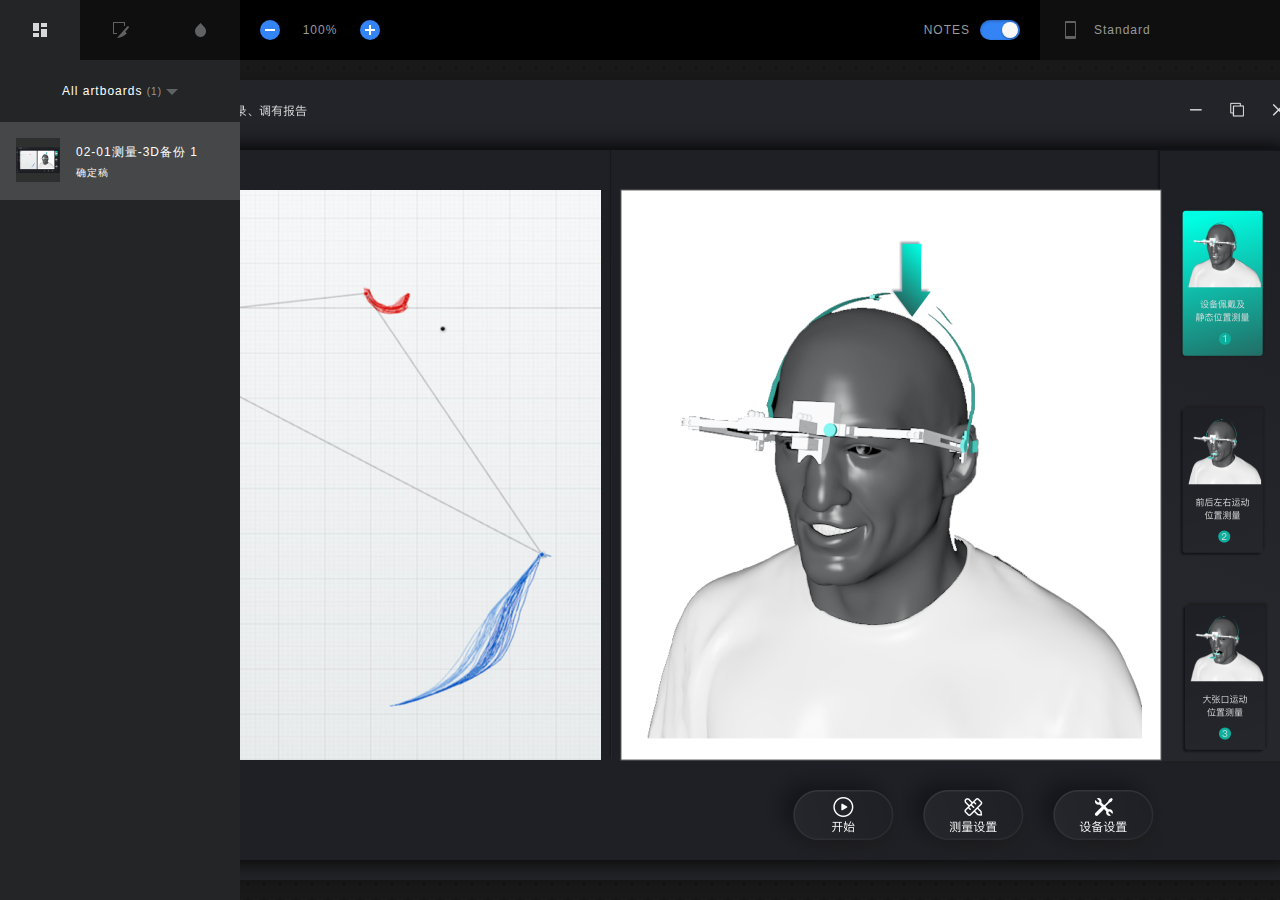
<file: Facebow/面弓20210108/面弓标注/index.html>
<!DOCTYPE html>
<html lang="en">
  <head>
    <meta charset="utf-8">
    <meta http-equiv="X-UA-Compatible" content="IE=edge">
    <meta name="viewport" content="width=device-width, initial-scale=1">
    <title>Spec Export - Sketch Measure 2.4</title>
    <style type="text/css">
    /*! normalize.css v4.1.1 | MIT License | github.com/necolas/normalize.css */html{font-family:sans-serif;-ms-text-size-adjust:100%;-webkit-text-size-adjust:100%}body{margin:0}article,aside,details,figcaption,figure,footer,header,main,menu,nav,section,summary{display:block}audio,canvas,progress,video{display:inline-block}audio:not([controls]){display:none;height:0}progress{vertical-align:baseline}template,[hidden]{display:none}a{background-color:transparent;-webkit-text-decoration-skip:objects}a:active,a:hover{outline-width:0}abbr[title]{border-bottom:0;text-decoration:underline;text-decoration:underline dotted}b,strong{font-weight:inherit}b,strong{font-weight:bolder}dfn{font-style:italic}h1{font-size:2em;margin:.67em 0}mark{background-color:#ff0;color:#000}small{font-size:80%}sub,sup{font-size:75%;line-height:0;position:relative;vertical-align:baseline}sub{bottom:-0.25em}sup{top:-0.5em}img{border-style:none}svg:not(:root){overflow:hidden}code,kbd,pre,samp{font-family:monospace,monospace;font-size:1em}figure{margin:1em 40px}hr{box-sizing:content-box;height:0;overflow:visible}button,input,select,textarea{font:inherit;margin:0}optgroup{font-weight:bold}button,input{overflow:visible}button,select{text-transform:none}button,html [type="button"],[type="reset"],[type="submit"]{-webkit-appearance:button}button::-moz-focus-inner,[type="button"]::-moz-focus-inner,[type="reset"]::-moz-focus-inner,[type="submit"]::-moz-focus-inner{border-style:none;padding:0}button:-moz-focusring,[type="button"]:-moz-focusring,[type="reset"]:-moz-focusring,[type="submit"]:-moz-focusring{outline:1px dotted ButtonText}fieldset{border:1px solid silver;margin:0 2px;padding:.35em .625em .75em}legend{box-sizing:border-box;color:inherit;display:table;max-width:100%;padding:0;white-space:normal}textarea{overflow:auto}[type="checkbox"],[type="radio"]{box-sizing:border-box;padding:0}[type="number"]::-webkit-inner-spin-button,[type="number"]::-webkit-outer-spin-button{height:auto}[type="search"]{-webkit-appearance:textfield;outline-offset:-2px}[type="search"]::-webkit-search-cancel-button,[type="search"]::-webkit-search-decoration{-webkit-appearance:none}::-webkit-input-placeholder{color:inherit;opacity:.54}::-webkit-file-upload-button{-webkit-appearance:button;font:inherit}

*{box-sizing:border-box;}
::-webkit-scrollbar{width:8px;height:8px;background:#202123;border-radius:4px;}
::-webkit-scrollbar-thumb{border:1px solid rgba(255,255,255,.16);background-color:rgba(0,0,0,.64);border-radius:4px;}
::-webkit-scrollbar-corner,
::-webkit-resizer{background:#202123;}
html{width:100vw;height:100vh;overflow:hidden;}
body{-webkit-user-select:none;width:100vw;height:100vh;min-width:1024px;font-family:HelveticaNeue,Helvetica,Arial,sans-serif;font-size:12px;color:#989A9C;background:#191919;letter-spacing:1px;overflow:hidden;}
header{position:relative;height:60px;display:flex;align-items:center;z-index:215;background:#000;}
header .header-center,header .header-left,header .header-right{width:240px;height:60px;background:#0F0F0F;}
header .header-center{display:flex;flex:1;background:#000;}
header .header-center .show-notes,header .header-center .zoom-widget{padding:20px;width:160px;}
header .header-center h1{flex:1;}
header .header-center .show-notes{text-align:right;line-height:20px;}
header .header-center .show-notes .slidebox{margin-left:10px;}
header .header-left{display:flex;}
.zoom-widget{display:flex;}
.zoom-widget button{position:relative;display:block;width:20px;height:20px;border-radius:10px;border:0;background:#3484F5;cursor:pointer;}
.zoom-widget button:after,.zoom-widget button:before{position:absolute;top:9px;left:5px;content:"";display:block;width:10px;height:2px;background:#FFF;}
.zoom-widget button:after{top:5px;left:9px;width:2px;height:10px;}
.zoom-widget button:disabled{background:#222;cursor:default;}
.zoom-widget button:disabled:after,.zoom-widget button:disabled:before{background:#606264;}
.zoom-widget button.zoom-in:after{display:none;}
.zoom-widget .zoom-text{display:block;text-align:center;line-height:20px;flex:1;}
.unit-box{height:60px;}
.unit-box .overlay{content:"";position:absolute;top:60px;left:0;width:100vw;height:calc(100vh - 60px);display:none;background:rgba(0,0,0,.56);z-index:1;}
.unit-box:focus .overlay{display:block;}
.unit-box:focus{height:auto;outline:0;}
.unit-box h3,.unit-box p{position:relative;margin:0;padding:20px 20px 20px 54px;display:block;height:100%;line-height:20px;font-size:12px;font-weight:400;cursor:pointer;}
.unit-box h3,.unit-box:focus p{display:none;}
.unit-box h3:before,.unit-box p:before{position:absolute;top:18px;left:18px;content:"";display:block;width:24px;height:24px;background:url([data-uri]) no-repeat;background-size:24px 24px;}
.unit-box ul{position:absolute;margin:1px 0 0 240px;padding:0;list-style:none;background:#0F0F0F;width:240px;height:calc(100vh - 61px);overflow:auto;display:block;transition:all .15s ease;z-index:2;}
.unit-box:focus h3{color:#3A3A3A;display:block;}
.unit-box:focus ul{margin:1px 0 0;}
.unit-box .sub-title,.unit-box label{display:flex;padding:14px 20px;}
.unit-box label{cursor:pointer;}
.unit-box li:hover label{color:#FFF;}
.page-list label span,.unit-box label span{flex:1;}
.page-list input,.unit-box input{position:absolute;visibility:hidden;}
.page-list span:before,.unit-box span:before{float:right;display:block;content:"";width:16px;height:16px;}
.page-list input:checked+span:before,.page-list label:hover span:before,.unit-box input:checked+span:before,.unit-box label:hover span:before{background-image:url([data-uri]);background-size:50px 100px;}
.page-list label:hover span:before,.unit-box label:hover span:before{background-position:0 -50px;}
.page-list input:checked+span:before,.unit-box input:checked+span:before{background-position:0 0;}
.unit-box .sub-title{font-size:12px;background:#000;color:#3A3A3A;}
main{position:relative;height:calc(100vh - 60px);}
.inspector,.navbar{position:absolute;top:0;bottom:0;display:flex;width:240px;background:#232527;z-index:5;}
.inspector{transition:all .15s ease;right:-240px;display:block;}
.inspector.active{right:0;}
.navbar{left:-240px;width:240px;transition:all .15s ease;}
.navbar.on{left:0;}
.navbar nav{width:40px;background:#000204;}
.navbar section{flex:1;}
.tab{margin:0;padding:0;display:flex;width:100%;list-style:none;}
.tab li{display:flex;flex:1;height:60px;cursor:pointer;font-size:12px;justify-content:center;align-items:center;}
.tab li.current{background-color:#232527;}
.tab li:before{content:"";width:40px;height:40px;background:url([data-uri]) no-repeat -50px 0;background-size:100px 150px;overflow:hidden;}
.tab li.current:before{background-position-x:0;}
.tab li.icon-slices:before{background-position-y:-50px;}
.tab li.icon-colors:before{background-position-y:-100px;}
#inspector .code-item{display:none!important;}
#inspector .code-item textarea{padding: 16px;}
#inspector .code-item.select{display: block!important;}
#inspector .tab li{height:40px;}
#inspector .tab li:before{background-image:url([data-uri]);
}
#inspector .tab li.select{background-color:rgba(255,255,255,.05);}
#inspector .tab li.select:before{background-position-x: 0;}
#inspector .tab li.icon-android-panel:before {background-position-y: -50px;}
#inspector .tab li.icon-ios-panel:before {background-position-y: -100px;}
.screen-viewer{position:absolute;width:100vw;height:calc(100vh - 60px);background:#191919 url([data-uri]);background-size:16px 16px;overflow:auto;}
.screen-viewer,.screen-viewer .overlay{position:absolute;width:100vw;height:calc(100vh - 60px);background:#191919 url([data-uri]);background-size:16px 16px;overflow:auto;}
.screen-viewer .overlay{display:none;position:fixed;top:60px;left:0;background:transparent;overflow:hidden;z-index:2;cursor:none;}
.screen-viewer.moving-screen .overlay{display:block;}
.screen-viewer-inner{position:relative;margin:0 auto;}
.screen{margin:0 auto;position:absolute;left:50%;top:50%;background:#FFF;box-shadow:0 2px 10px 0 rgba(0,0,0,.2);transition:all .15s ease;}
.layer{position:absolute;cursor:pointer;}
.hover,.selected{border:1px solid #EE6723;}
.has-slice{border:1px dashed #EE6723;background:rgba(255,85,0,.32);}
.layer b,.layer i{position:absolute;width:5px;height:5px;background:#FFF;border:1px solid #EE6723;border-radius:50%;overflow:hidden;display:none;}
.layer b{width:3px;height:3px;background:#EE6723;}
.selected i{display:block;}
.distance.h div[data-width]:before,.distance.v div[data-height]:before,.selected:after,.selected:before{position:absolute;display:block;left:50%;top:-23px;transform:translateX(-50%);content:attr(data-width);font-size:12px;color:#FFF;height:12px;line-height:12px;padding:4px;background:#EE6723;border-radius:2px;z-index:1;}
.percentage-mode .distance.h div[data-width]:before,.percentage-mode .distance.v div[data-height]:before,.percentage-mode .selected:after,.percentage-mode .selected:before{content:attr(percentage-width);}
.selected.hidden:after,.selected.hidden:before{display:none;}
.distance.v div[data-height]:before,.selected:after{content:attr(data-height);left:auto;right:0;top:50%;transform:translateX(calc(100% + 3px)) translateY(-50%);}
.percentage-mode .distance.v div[data-height]:before,.percentage-mode .selected:after{content:attr(percentage-height);}
.layer .tl{top:-3px;left:-3px;}
.layer .tr{top:-3px;right:-3px;}
.layer .bl{bottom:-3px;left:-3px;}
.layer .br{bottom:-3px;right:-3px;}
.hover{border:1px solid #419bf9;}
.selected{border:1px solid #EE6723;}
.ruler{position:absolute;width:100%;height:100%;border:1px dashed #419bf9;}
.ruler.h{border-left:0;border-right:0;}
.ruler.v{border-top:0;border-bottom:0;}
.distance,.distance div,.distance div:before,.distance:after,.distance:before{position:absolute;}
.distance.v,.distance.v div{width:1px;}
.distance.h,.distance.h div{height:1px;}
.distance.v div{top:0;bottom:0;background:#EE6723;}
.distance.h div{left:0;right:0;background:#EE6723;}
.distance.v:after,.distance.v:before{content:"";top:0;left:-2px;width:5px;height:1px;background:#EE6723;}
.distance.h:after,.distance.h:before{content:"";top:-2px;left:0;width:1px;height:5px;background:#EE6723;}
.distance.v:after{top:auto;bottom:0;}
.distance.h:after{left:auto;right:0;}
.note{position:absolute;margin:-12px 0 0 -12px;width:24px;height:24px;background:#F5A623;border-radius:50%;border:2px solid #FFF;box-shadow:0 0 3px rgba(0,0,0,.24);}
.note:before{content:attr(data-index);font-size:12px;display:block;color:#FFF;text-align:center;width:100%;height:100%;line-height:20px;}
.note:hover{box-shadow:0 0 3px rgba(0,0,0,.64);}
.note div{position:absolute;top:50%;left:30px;border-radius:4px;padding:8px;background:#FFF;box-shadow:0 0 3px rgba(0,0,0,.5);-webkit-user-select:text;color:#222;transform:translateY(-50%);z-index:2;}
.note div:before{content:"";position:absolute;left:-7px;top:50%;width:8px;height:14px;background:url([data-uri]) no-repeat;background-size:8px 14px;transform:translateY(-50%);}
.slidebox{position:relative;width:40px;height:20px;display:inline-block;}
.slidebox input{visibility:hidden;}
.slidebox label{position:absolute;top:0;left:0;width:40px;height:20px;background:#898989;box-shadow:inset 0 1px 3px 0 rgba(0,0,0,.3);border-radius:10px;cursor:pointer;transition:all .2s ease;}
.slidebox label:after{position:absolute;content:"";top:2px;left:2px;width:16px;height:16px;background-image:linear-gradient(-180deg,#F8F9F6 0,#F5F5F5 100%);box-shadow:0 1px 2px 0 rgba(0,0,0,.3);border-radius:8px;transition:all .15s ease;}
.slidebox input[type=checkbox]:checked+label{background:#3484F5;}
.slidebox input[type=checkbox]:checked+label:after{left:22px;}
.inspector{overflow:auto;}
.inspector h2,.inspector h3{margin:0;padding:0;font-weight:400;}
.inspector h2{font-size:12px;line-height:24px;padding:12px 16px;text-align:center;}
.inspector h3{height:32px;font-size:12px;line-height:32px;padding:0 16px;background-image:linear-gradient(90deg,rgba(0,4,9,.32) 0,rgba(0,2,4,0) 100%);}
.inspector .context{padding:16px;}
.inspector .color,.inspector .item{display:flex;margin:0 0 8px;}
.inspector .item[data-label]:before{content:attr(data-label);display:block;width:70px;font-size:12px;height:24px;line-height:24px;}
.inspector .color:last-child,.inspector .item:last-child{margin:0;}
.inspector .item div,.inspector .item label{flex:1;}
.inspector .item label{padding:0 4px;}
.inspector .item label:first-child{padding:0 4px 0 0;}
.inspector .item label:last-child{padding:0 0 0 4px;}
.inspector .item label:only-child{padding:0;}
.inspector .item label[data-label]:after{content:attr(data-label);font-size:10px;text-align:center;display:block;margin:2px 0 0;}
.inspector input,.inspector textarea{padding:3px 4px;width:100%;background:rgba(255,255,255,.05);border-radius:2px;border:0;line-height:18px;height:24px;font-size:12px;color:#FFF;text-align:center;outline:0;resize:none;}
.inspector textarea{min-width:100%;height:auto;text-align:left;}
.context h4{font-size:12px;font-weight:400;position:0;margin:0 0 16px;color:#FFF;}
.context h4:before{margin:0 10px 0 0;display:inline-block;content:"";width:8px;height:8px;border-radius:1px;background:#3484F5;}
.context .colors{margin:0 0 8px;}
.context .colors:last-child,.context .items-group:last-child{margin:0;}
.context .items-group{margin:0 0 24px;}
.inspector .color{display:block;}
.inspector .color[data-name]:after{content:attr(data-name);font-size:10px;text-align:center;padding:0 0 0 24px;display:block;margin:2px 0 0;}
.inspector .color label,.inspector .color label em,.inspector .color label em i{position:absolute;display:block;width:24px;height:24px;padding:0;}
.inspector .color label em{position:relative;background-color:#fff;background-image:linear-gradient(45deg,#dddadc 25%,transparent 25%,transparent 75%,#dddadc 75%,#dddadc),linear-gradient(45deg,#dddadc 25%,transparent 25%,transparent 75%,#dddadc 75%,#dddadc);background-size:12px 12px;background-position:0 0,6px 6px;border-radius:2px 0 0 2px;overflow:hidden;}
.inspector .color label em i{position:relative;}
.inspector .item .color input{text-align:center;}
.inspector .color input{padding-left:32px;width:100%;text-align:left;}
.gradient .color label:before{position:absolute;top:12px;left:11px;content:"";width:2px;height:32px;background:#FFF;z-index:2;box-shadow:0 0 2px 1px rgba(0,0,0,.2);}
.gradient .color label:after{position:absolute;top:8px;left:8px;content:"";width:8px;height:8px;background:#FFF;z-index:3;border-radius:4px;box-shadow:0 0 2px 1px rgba(0,0,0,.2);}
.gradient .color[data-name] label:before{height:42px;}
.gradient .color:last-child label:before{display:none;}
.navbar section{position:relative;overflow:auto;}
.artboard-list,.asset-list,.color-list{margin:0;padding:0;list-style:none;}
.artboard-list li{padding:16px;display:flex;cursor:pointer;}
.artboard-list li:hover,.asset-list li:hover,.color-list li:hover{background:#191A1E;}
.artboard-list li.active{background:#454748;}
.preview-img{display:block;width:44px;height:44px;text-align:center;background:rgba(0,0,0,.32);}
.preview-img:before{content:' ';display:inline-block;vertical-align:middle;height:100%;}
.preview-img img{max-width:44px;max-height:44px;background:#FFF;vertical-align:middle;}
.pages-select{padding:24px;position:relative;}
.pages-select h3{margin:0;text-align:center;font-size:12px;font-weight:400;color:#FFF;cursor:pointer;}
.page-list em,.pages-select h3 em{font-style:normal;font-size:10px;color:#989A9C;}
.pages-select h3:after{content:"";margin:0 0 0 4px;width:12px;height:6px;display:inline-block;background:url([data-uri]) no-repeat;background-size:12px 6px;}
.pages-select .page-list{display:none;position:absolute;left:50%;transform:translateX(-50%);margin:-32px 0 0;padding:8px;border-radius:4px;list-style:none;width:180px;background:#0F0F0F;box-shadow:0 2px 10px 0 rgba(0,0,0,.8);}
.pages-select:focus{outline:0;}
.pages-select:focus .page-list{display:block;}
.pages-select .page-list label{padding:10px;cursor:pointer;}
.pages-select .page-list label,.pages-select .page-list span{display:block;}
.page-list span:before{position:absolute;right:8px;}
.exportable{margin:0;padding:0;list-style:none;background:#191A1E;border:1px solid #2D2F31;border-radius:4px;}
.exportable li{position:relative;padding:0 8px;height:32px;line-height:32px;border-bottom:1px solid #222;white-space:nowrap;text-overflow:ellipsis;}
.exportable li a{color:#FFF;text-decoration:none;outline:0;}
.exportable li:last-child{border:0;}
.exportable img{position:absolute;top:0;left:0;width:100%;height:100%;opacity:0;}
.asset-list li,.color-list li{padding:24px;display:flex;cursor:pointer;}
.color-list li{cursor:default;}
.asset-list li picture,.color-list li em{position:relative;display:block;text-align:center;width:32px;height:32px;background-color:#4A4A4A;background-image:linear-gradient(45deg,#000 25%,transparent 25%,transparent 75%,#000 75%,#000),linear-gradient(45deg,#000 25%,transparent 25%,transparent 75%,#000 75%,#000);background-size:8px 8px;background-position:0 0,4px 4px;border-radius:2px;}
.color-list li em{background-color:#fff;background-image:linear-gradient(45deg,#dddadc 25%,transparent 25%,transparent 75%,#dddadc 75%,#dddadc),linear-gradient(45deg,#dddadc 25%,transparent 25%,transparent 75%,#dddadc 75%,#dddadc);border-radius:50%;overflow:hidden;}
.color-list li em i{position:absolute;top:0;left:0;right:0;bottom:0;}
.artboard-list li div,.asset-list li div,.color-list li div{padding:0 0 0 16px;flex:1;}
.artboard-list li div{padding:6px 0 4px 16px;}
.asset-list li picture:before{content:"";display:inline-block;height:100%;vertical-align:middle;}
.asset-list li picture img{vertical-align:middle;max-width:28px;max-height:28px;}
.asset-list li picture:after{content:"";position:absolute;top:0;left:0;right:0;bottom:0;}
.artboard-list h3, .asset-list h3,.color-list h3{margin:0 0 4px;padding:0;color:#FFF;font-size:12px;font-weight:400;overflow:hidden;text-overflow:ellipsis;}
.artboard-list small, .asset-list small,.color-list small{font-size:10px;}
.artboard-list li.active small{color:#FFF;}
.empty{position:absolute;top:30%;left:0;right:0;transform:translateY(-50%);vertical-align:middle;text-align:center;}
.message{position:absolute;top:50%;left:50%;padding:10px 20px;max-width:320px;transform:translateX(-50%) translateY(-50%);text-align:center;border-radius:4px;background:rgba(0,0,0,.96);border: 1px solid rgba(255,255,255,.16);color:#FFF;box-shadow:0 2px 10px rgba(0,0,0,.32);z-index:9;display:none;}
.cursor{position:absolute;display:none;margin:-8px 0 0 -8px;top:50%;left:50%;width:16px;height:17px;background-size:16px 17px;background-image: url('[data-uri]');background-repeat:no-repeat;cursor:none;z-index:1;
}
.cursor.show{display:block;}
.cursor.moving{background-image: url('[data-uri]');}
    </style>
    <script type="text/javascript">
    <!--
    /*! jQuery v3.0.0 | (c) jQuery Foundation | jquery.org/license */
!function(a,b){"use strict";"object"==typeof module&&"object"==typeof module.exports?module.exports=a.document?b(a,!0):function(a){if(!a.document)throw new Error("jQuery requires a window with a document");return b(a)}:b(a)}("undefined"!=typeof window?window:this,function(a,b){"use strict";var c=[],d=a.document,e=Object.getPrototypeOf,f=c.slice,g=c.concat,h=c.push,i=c.indexOf,j={},k=j.toString,l=j.hasOwnProperty,m=l.toString,n=m.call(Object),o={};function p(a,b){b=b||d;var c=b.createElement("script");c.text=a,b.head.appendChild(c).parentNode.removeChild(c)}var q="3.0.0",r=function(a,b){return new r.fn.init(a,b)},s=/^[\s\uFEFF\xA0]+|[\s\uFEFF\xA0]+$/g,t=/^-ms-/,u=/-([a-z])/g,v=function(a,b){return b.toUpperCase()};r.fn=r.prototype={jquery:q,constructor:r,length:0,toArray:function(){return f.call(this)},get:function(a){return null!=a?0>a?this[a+this.length]:this[a]:f.call(this)},pushStack:function(a){var b=r.merge(this.constructor(),a);return b.prevObject=this,b},each:function(a){return r.each(this,a)},map:function(a){return this.pushStack(r.map(this,function(b,c){return a.call(b,c,b)}))},slice:function(){return this.pushStack(f.apply(this,arguments))},first:function(){return this.eq(0)},last:function(){return this.eq(-1)},eq:function(a){var b=this.length,c=+a+(0>a?b:0);return this.pushStack(c>=0&&b>c?[this[c]]:[])},end:function(){return this.prevObject||this.constructor()},push:h,sort:c.sort,splice:c.splice},r.extend=r.fn.extend=function(){var a,b,c,d,e,f,g=arguments[0]||{},h=1,i=arguments.length,j=!1;for("boolean"==typeof g&&(j=g,g=arguments[h]||{},h++),"object"==typeof g||r.isFunction(g)||(g={}),h===i&&(g=this,h--);i>h;h++)if(null!=(a=arguments[h]))for(b in a)c=g[b],d=a[b],g!==d&&(j&&d&&(r.isPlainObject(d)||(e=r.isArray(d)))?(e?(e=!1,f=c&&r.isArray(c)?c:[]):f=c&&r.isPlainObject(c)?c:{},g[b]=r.extend(j,f,d)):void 0!==d&&(g[b]=d));return g},r.extend({expando:"jQuery"+(q+Math.random()).replace(/\D/g,""),isReady:!0,error:function(a){throw new Error(a)},noop:function(){},isFunction:function(a){return"function"===r.type(a)},isArray:Array.isArray,isWindow:function(a){return null!=a&&a===a.window},isNumeric:function(a){var b=r.type(a);return("number"===b||"string"===b)&&!isNaN(a-parseFloat(a))},isPlainObject:function(a){var b,c;return a&&"[object Object]"===k.call(a)?(b=e(a))?(c=l.call(b,"constructor")&&b.constructor,"function"==typeof c&&m.call(c)===n):!0:!1},isEmptyObject:function(a){var b;for(b in a)return!1;return!0},type:function(a){return null==a?a+"":"object"==typeof a||"function"==typeof a?j[k.call(a)]||"object":typeof a},globalEval:function(a){p(a)},camelCase:function(a){return a.replace(t,"ms-").replace(u,v)},nodeName:function(a,b){return a.nodeName&&a.nodeName.toLowerCase()===b.toLowerCase()},each:function(a,b){var c,d=0;if(w(a)){for(c=a.length;c>d;d++)if(b.call(a[d],d,a[d])===!1)break}else for(d in a)if(b.call(a[d],d,a[d])===!1)break;return a},trim:function(a){return null==a?"":(a+"").replace(s,"")},makeArray:function(a,b){var c=b||[];return null!=a&&(w(Object(a))?r.merge(c,"string"==typeof a?[a]:a):h.call(c,a)),c},inArray:function(a,b,c){return null==b?-1:i.call(b,a,c)},merge:function(a,b){for(var c=+b.length,d=0,e=a.length;c>d;d++)a[e++]=b[d];return a.length=e,a},grep:function(a,b,c){for(var d,e=[],f=0,g=a.length,h=!c;g>f;f++)d=!b(a[f],f),d!==h&&e.push(a[f]);return e},map:function(a,b,c){var d,e,f=0,h=[];if(w(a))for(d=a.length;d>f;f++)e=b(a[f],f,c),null!=e&&h.push(e);else for(f in a)e=b(a[f],f,c),null!=e&&h.push(e);return g.apply([],h)},guid:1,proxy:function(a,b){var c,d,e;return"string"==typeof b&&(c=a[b],b=a,a=c),r.isFunction(a)?(d=f.call(arguments,2),e=function(){return a.apply(b||this,d.concat(f.call(arguments)))},e.guid=a.guid=a.guid||r.guid++,e):void 0},now:Date.now,support:o}),"function"==typeof Symbol&&(r.fn[Symbol.iterator]=c[Symbol.iterator]),r.each("Boolean Number String Function Array Date RegExp Object Error Symbol".split(" "),function(a,b){j["[object "+b+"]"]=b.toLowerCase()});function w(a){var b=!!a&&"length"in a&&a.length,c=r.type(a);return"function"===c||r.isWindow(a)?!1:"array"===c||0===b||"number"==typeof b&&b>0&&b-1 in a}var x=function(a){var b,c,d,e,f,g,h,i,j,k,l,m,n,o,p,q,r,s,t,u="sizzle"+1*new Date,v=a.document,w=0,x=0,y=ha(),z=ha(),A=ha(),B=function(a,b){return a===b&&(l=!0),0},C={}.hasOwnProperty,D=[],E=D.pop,F=D.push,G=D.push,H=D.slice,I=function(a,b){for(var c=0,d=a.length;d>c;c++)if(a[c]===b)return c;return-1},J="checked|selected|async|autofocus|autoplay|controls|defer|disabled|hidden|ismap|loop|multiple|open|readonly|required|scoped",K="[\\x20\\t\\r\\n\\f]",L="(?:\\\\.|[\\w-]|[^\x00-\\xa0])+",M="\\["+K+"*("+L+")(?:"+K+"*([*^$|!~]?=)"+K+"*(?:'((?:\\\\.|[^\\\\'])*)'|\"((?:\\\\.|[^\\\\\"])*)\"|("+L+"))|)"+K+"*\\]",N=":("+L+")(?:\\((('((?:\\\\.|[^\\\\'])*)'|\"((?:\\\\.|[^\\\\\"])*)\")|((?:\\\\.|[^\\\\()[\\]]|"+M+")*)|.*)\\)|)",O=new RegExp(K+"+","g"),P=new RegExp("^"+K+"+|((?:^|[^\\\\])(?:\\\\.)*)"+K+"+$","g"),Q=new RegExp("^"+K+"*,"+K+"*"),R=new RegExp("^"+K+"*([>+~]|"+K+")"+K+"*"),S=new RegExp("="+K+"*([^\\]'\"]*?)"+K+"*\\]","g"),T=new RegExp(N),U=new RegExp("^"+L+"$"),V={ID:new RegExp("^#("+L+")"),CLASS:new RegExp("^\\.("+L+")"),TAG:new RegExp("^("+L+"|[*])"),ATTR:new RegExp("^"+M),PSEUDO:new RegExp("^"+N),CHILD:new RegExp("^:(only|first|last|nth|nth-last)-(child|of-type)(?:\\("+K+"*(even|odd|(([+-]|)(\\d*)n|)"+K+"*(?:([+-]|)"+K+"*(\\d+)|))"+K+"*\\)|)","i"),bool:new RegExp("^(?:"+J+")$","i"),needsContext:new RegExp("^"+K+"*[>+~]|:(even|odd|eq|gt|lt|nth|first|last)(?:\\("+K+"*((?:-\\d)?\\d*)"+K+"*\\)|)(?=[^-]|$)","i")},W=/^(?:input|select|textarea|button)$/i,X=/^h\d$/i,Y=/^[^{]+\{\s*\[native \w/,Z=/^(?:#([\w-]+)|(\w+)|\.([\w-]+))$/,$=/[+~]/,_=new RegExp("\\\\([\\da-f]{1,6}"+K+"?|("+K+")|.)","ig"),aa=function(a,b,c){var d="0x"+b-65536;return d!==d||c?b:0>d?String.fromCharCode(d+65536):String.fromCharCode(d>>10|55296,1023&d|56320)},ba=/([\0-\x1f\x7f]|^-?\d)|^-$|[^\x80-\uFFFF\w-]/g,ca=function(a,b){return b?"\x00"===a?"\ufffd":a.slice(0,-1)+"\\"+a.charCodeAt(a.length-1).toString(16)+" ":"\\"+a},da=function(){m()},ea=ta(function(a){return a.disabled===!0},{dir:"parentNode",next:"legend"});try{G.apply(D=H.call(v.childNodes),v.childNodes),D[v.childNodes.length].nodeType}catch(fa){G={apply:D.length?function(a,b){F.apply(a,H.call(b))}:function(a,b){var c=a.length,d=0;while(a[c++]=b[d++]);a.length=c-1}}}function ga(a,b,d,e){var f,h,j,k,l,o,r,s=b&&b.ownerDocument,w=b?b.nodeType:9;if(d=d||[],"string"!=typeof a||!a||1!==w&&9!==w&&11!==w)return d;if(!e&&((b?b.ownerDocument||b:v)!==n&&m(b),b=b||n,p)){if(11!==w&&(l=Z.exec(a)))if(f=l[1]){if(9===w){if(!(j=b.getElementById(f)))return d;if(j.id===f)return d.push(j),d}else if(s&&(j=s.getElementById(f))&&t(b,j)&&j.id===f)return d.push(j),d}else{if(l[2])return G.apply(d,b.getElementsByTagName(a)),d;if((f=l[3])&&c.getElementsByClassName&&b.getElementsByClassName)return G.apply(d,b.getElementsByClassName(f)),d}if(c.qsa&&!A[a+" "]&&(!q||!q.test(a))){if(1!==w)s=b,r=a;else if("object"!==b.nodeName.toLowerCase()){(k=b.getAttribute("id"))?k=k.replace(ba,ca):b.setAttribute("id",k=u),o=g(a),h=o.length;while(h--)o[h]="#"+k+" "+sa(o[h]);r=o.join(","),s=$.test(a)&&qa(b.parentNode)||b}if(r)try{return G.apply(d,s.querySelectorAll(r)),d}catch(x){}finally{k===u&&b.removeAttribute("id")}}}return i(a.replace(P,"$1"),b,d,e)}function ha(){var a=[];function b(c,e){return a.push(c+" ")>d.cacheLength&&delete b[a.shift()],b[c+" "]=e}return b}function ia(a){return a[u]=!0,a}function ja(a){var b=n.createElement("fieldset");try{return!!a(b)}catch(c){return!1}finally{b.parentNode&&b.parentNode.removeChild(b),b=null}}function ka(a,b){var c=a.split("|"),e=c.length;while(e--)d.attrHandle[c[e]]=b}function la(a,b){var c=b&&a,d=c&&1===a.nodeType&&1===b.nodeType&&a.sourceIndex-b.sourceIndex;if(d)return d;if(c)while(c=c.nextSibling)if(c===b)return-1;return a?1:-1}function ma(a){return function(b){var c=b.nodeName.toLowerCase();return"input"===c&&b.type===a}}function na(a){return function(b){var c=b.nodeName.toLowerCase();return("input"===c||"button"===c)&&b.type===a}}function oa(a){return function(b){return"label"in b&&b.disabled===a||"form"in b&&b.disabled===a||"form"in b&&b.disabled===!1&&(b.isDisabled===a||b.isDisabled!==!a&&("label"in b||!ea(b))!==a)}}function pa(a){return ia(function(b){return b=+b,ia(function(c,d){var e,f=a([],c.length,b),g=f.length;while(g--)c[e=f[g]]&&(c[e]=!(d[e]=c[e]))})})}function qa(a){return a&&"undefined"!=typeof a.getElementsByTagName&&a}c=ga.support={},f=ga.isXML=function(a){var b=a&&(a.ownerDocument||a).documentElement;return b?"HTML"!==b.nodeName:!1},m=ga.setDocument=function(a){var b,e,g=a?a.ownerDocument||a:v;return g!==n&&9===g.nodeType&&g.documentElement?(n=g,o=n.documentElement,p=!f(n),v!==n&&(e=n.defaultView)&&e.top!==e&&(e.addEventListener?e.addEventListener("unload",da,!1):e.attachEvent&&e.attachEvent("onunload",da)),c.attributes=ja(function(a){return a.className="i",!a.getAttribute("className")}),c.getElementsByTagName=ja(function(a){return a.appendChild(n.createComment("")),!a.getElementsByTagName("*").length}),c.getElementsByClassName=Y.test(n.getElementsByClassName),c.getById=ja(function(a){return o.appendChild(a).id=u,!n.getElementsByName||!n.getElementsByName(u).length}),c.getById?(d.find.ID=function(a,b){if("undefined"!=typeof b.getElementById&&p){var c=b.getElementById(a);return c?[c]:[]}},d.filter.ID=function(a){var b=a.replace(_,aa);return function(a){return a.getAttribute("id")===b}}):(delete d.find.ID,d.filter.ID=function(a){var b=a.replace(_,aa);return function(a){var c="undefined"!=typeof a.getAttributeNode&&a.getAttributeNode("id");return c&&c.value===b}}),d.find.TAG=c.getElementsByTagName?function(a,b){return"undefined"!=typeof b.getElementsByTagName?b.getElementsByTagName(a):c.qsa?b.querySelectorAll(a):void 0}:function(a,b){var c,d=[],e=0,f=b.getElementsByTagName(a);if("*"===a){while(c=f[e++])1===c.nodeType&&d.push(c);return d}return f},d.find.CLASS=c.getElementsByClassName&&function(a,b){return"undefined"!=typeof b.getElementsByClassName&&p?b.getElementsByClassName(a):void 0},r=[],q=[],(c.qsa=Y.test(n.querySelectorAll))&&(ja(function(a){o.appendChild(a).innerHTML="<a id='"+u+"'></a><select id='"+u+"-\r\\' msallowcapture=''><option selected=''></option></select>",a.querySelectorAll("[msallowcapture^='']").length&&q.push("[*^$]="+K+"*(?:''|\"\")"),a.querySelectorAll("[selected]").length||q.push("\\["+K+"*(?:value|"+J+")"),a.querySelectorAll("[id~="+u+"-]").length||q.push("~="),a.querySelectorAll(":checked").length||q.push(":checked"),a.querySelectorAll("a#"+u+"+*").length||q.push(".#.+[+~]")}),ja(function(a){a.innerHTML="<a href='' disabled='disabled'></a><select disabled='disabled'><option/></select>";var b=n.createElement("input");b.setAttribute("type","hidden"),a.appendChild(b).setAttribute("name","D"),a.querySelectorAll("[name=d]").length&&q.push("name"+K+"*[*^$|!~]?="),2!==a.querySelectorAll(":enabled").length&&q.push(":enabled",":disabled"),o.appendChild(a).disabled=!0,2!==a.querySelectorAll(":disabled").length&&q.push(":enabled",":disabled"),a.querySelectorAll("*,:x"),q.push(",.*:")})),(c.matchesSelector=Y.test(s=o.matches||o.webkitMatchesSelector||o.mozMatchesSelector||o.oMatchesSelector||o.msMatchesSelector))&&ja(function(a){c.disconnectedMatch=s.call(a,"*"),s.call(a,"[s!='']:x"),r.push("!=",N)}),q=q.length&&new RegExp(q.join("|")),r=r.length&&new RegExp(r.join("|")),b=Y.test(o.compareDocumentPosition),t=b||Y.test(o.contains)?function(a,b){var c=9===a.nodeType?a.documentElement:a,d=b&&b.parentNode;return a===d||!(!d||1!==d.nodeType||!(c.contains?c.contains(d):a.compareDocumentPosition&&16&a.compareDocumentPosition(d)))}:function(a,b){if(b)while(b=b.parentNode)if(b===a)return!0;return!1},B=b?function(a,b){if(a===b)return l=!0,0;var d=!a.compareDocumentPosition-!b.compareDocumentPosition;return d?d:(d=(a.ownerDocument||a)===(b.ownerDocument||b)?a.compareDocumentPosition(b):1,1&d||!c.sortDetached&&b.compareDocumentPosition(a)===d?a===n||a.ownerDocument===v&&t(v,a)?-1:b===n||b.ownerDocument===v&&t(v,b)?1:k?I(k,a)-I(k,b):0:4&d?-1:1)}:function(a,b){if(a===b)return l=!0,0;var c,d=0,e=a.parentNode,f=b.parentNode,g=[a],h=[b];if(!e||!f)return a===n?-1:b===n?1:e?-1:f?1:k?I(k,a)-I(k,b):0;if(e===f)return la(a,b);c=a;while(c=c.parentNode)g.unshift(c);c=b;while(c=c.parentNode)h.unshift(c);while(g[d]===h[d])d++;return d?la(g[d],h[d]):g[d]===v?-1:h[d]===v?1:0},n):n},ga.matches=function(a,b){return ga(a,null,null,b)},ga.matchesSelector=function(a,b){if((a.ownerDocument||a)!==n&&m(a),b=b.replace(S,"='$1']"),c.matchesSelector&&p&&!A[b+" "]&&(!r||!r.test(b))&&(!q||!q.test(b)))try{var d=s.call(a,b);if(d||c.disconnectedMatch||a.document&&11!==a.document.nodeType)return d}catch(e){}return ga(b,n,null,[a]).length>0},ga.contains=function(a,b){return(a.ownerDocument||a)!==n&&m(a),t(a,b)},ga.attr=function(a,b){(a.ownerDocument||a)!==n&&m(a);var e=d.attrHandle[b.toLowerCase()],f=e&&C.call(d.attrHandle,b.toLowerCase())?e(a,b,!p):void 0;return void 0!==f?f:c.attributes||!p?a.getAttribute(b):(f=a.getAttributeNode(b))&&f.specified?f.value:null},ga.escape=function(a){return(a+"").replace(ba,ca)},ga.error=function(a){throw new Error("Syntax error, unrecognized expression: "+a)},ga.uniqueSort=function(a){var b,d=[],e=0,f=0;if(l=!c.detectDuplicates,k=!c.sortStable&&a.slice(0),a.sort(B),l){while(b=a[f++])b===a[f]&&(e=d.push(f));while(e--)a.splice(d[e],1)}return k=null,a},e=ga.getText=function(a){var b,c="",d=0,f=a.nodeType;if(f){if(1===f||9===f||11===f){if("string"==typeof a.textContent)return a.textContent;for(a=a.firstChild;a;a=a.nextSibling)c+=e(a)}else if(3===f||4===f)return a.nodeValue}else while(b=a[d++])c+=e(b);return c},d=ga.selectors={cacheLength:50,createPseudo:ia,match:V,attrHandle:{},find:{},relative:{">":{dir:"parentNode",first:!0}," ":{dir:"parentNode"},"+":{dir:"previousSibling",first:!0},"~":{dir:"previousSibling"}},preFilter:{ATTR:function(a){return a[1]=a[1].replace(_,aa),a[3]=(a[3]||a[4]||a[5]||"").replace(_,aa),"~="===a[2]&&(a[3]=" "+a[3]+" "),a.slice(0,4)},CHILD:function(a){return a[1]=a[1].toLowerCase(),"nth"===a[1].slice(0,3)?(a[3]||ga.error(a[0]),a[4]=+(a[4]?a[5]+(a[6]||1):2*("even"===a[3]||"odd"===a[3])),a[5]=+(a[7]+a[8]||"odd"===a[3])):a[3]&&ga.error(a[0]),a},PSEUDO:function(a){var b,c=!a[6]&&a[2];return V.CHILD.test(a[0])?null:(a[3]?a[2]=a[4]||a[5]||"":c&&T.test(c)&&(b=g(c,!0))&&(b=c.indexOf(")",c.length-b)-c.length)&&(a[0]=a[0].slice(0,b),a[2]=c.slice(0,b)),a.slice(0,3))}},filter:{TAG:function(a){var b=a.replace(_,aa).toLowerCase();return"*"===a?function(){return!0}:function(a){return a.nodeName&&a.nodeName.toLowerCase()===b}},CLASS:function(a){var b=y[a+" "];return b||(b=new RegExp("(^|"+K+")"+a+"("+K+"|$)"))&&y(a,function(a){return b.test("string"==typeof a.className&&a.className||"undefined"!=typeof a.getAttribute&&a.getAttribute("class")||"")})},ATTR:function(a,b,c){return function(d){var e=ga.attr(d,a);return null==e?"!="===b:b?(e+="","="===b?e===c:"!="===b?e!==c:"^="===b?c&&0===e.indexOf(c):"*="===b?c&&e.indexOf(c)>-1:"$="===b?c&&e.slice(-c.length)===c:"~="===b?(" "+e.replace(O," ")+" ").indexOf(c)>-1:"|="===b?e===c||e.slice(0,c.length+1)===c+"-":!1):!0}},CHILD:function(a,b,c,d,e){var f="nth"!==a.slice(0,3),g="last"!==a.slice(-4),h="of-type"===b;return 1===d&&0===e?function(a){return!!a.parentNode}:function(b,c,i){var j,k,l,m,n,o,p=f!==g?"nextSibling":"previousSibling",q=b.parentNode,r=h&&b.nodeName.toLowerCase(),s=!i&&!h,t=!1;if(q){if(f){while(p){m=b;while(m=m[p])if(h?m.nodeName.toLowerCase()===r:1===m.nodeType)return!1;o=p="only"===a&&!o&&"nextSibling"}return!0}if(o=[g?q.firstChild:q.lastChild],g&&s){m=q,l=m[u]||(m[u]={}),k=l[m.uniqueID]||(l[m.uniqueID]={}),j=k[a]||[],n=j[0]===w&&j[1],t=n&&j[2],m=n&&q.childNodes[n];while(m=++n&&m&&m[p]||(t=n=0)||o.pop())if(1===m.nodeType&&++t&&m===b){k[a]=[w,n,t];break}}else if(s&&(m=b,l=m[u]||(m[u]={}),k=l[m.uniqueID]||(l[m.uniqueID]={}),j=k[a]||[],n=j[0]===w&&j[1],t=n),t===!1)while(m=++n&&m&&m[p]||(t=n=0)||o.pop())if((h?m.nodeName.toLowerCase()===r:1===m.nodeType)&&++t&&(s&&(l=m[u]||(m[u]={}),k=l[m.uniqueID]||(l[m.uniqueID]={}),k[a]=[w,t]),m===b))break;return t-=e,t===d||t%d===0&&t/d>=0}}},PSEUDO:function(a,b){var c,e=d.pseudos[a]||d.setFilters[a.toLowerCase()]||ga.error("unsupported pseudo: "+a);return e[u]?e(b):e.length>1?(c=[a,a,"",b],d.setFilters.hasOwnProperty(a.toLowerCase())?ia(function(a,c){var d,f=e(a,b),g=f.length;while(g--)d=I(a,f[g]),a[d]=!(c[d]=f[g])}):function(a){return e(a,0,c)}):e}},pseudos:{not:ia(function(a){var b=[],c=[],d=h(a.replace(P,"$1"));return d[u]?ia(function(a,b,c,e){var f,g=d(a,null,e,[]),h=a.length;while(h--)(f=g[h])&&(a[h]=!(b[h]=f))}):function(a,e,f){return b[0]=a,d(b,null,f,c),b[0]=null,!c.pop()}}),has:ia(function(a){return function(b){return ga(a,b).length>0}}),contains:ia(function(a){return a=a.replace(_,aa),function(b){return(b.textContent||b.innerText||e(b)).indexOf(a)>-1}}),lang:ia(function(a){return U.test(a||"")||ga.error("unsupported lang: "+a),a=a.replace(_,aa).toLowerCase(),function(b){var c;do if(c=p?b.lang:b.getAttribute("xml:lang")||b.getAttribute("lang"))return c=c.toLowerCase(),c===a||0===c.indexOf(a+"-");while((b=b.parentNode)&&1===b.nodeType);return!1}}),target:function(b){var c=a.location&&a.location.hash;return c&&c.slice(1)===b.id},root:function(a){return a===o},focus:function(a){return a===n.activeElement&&(!n.hasFocus||n.hasFocus())&&!!(a.type||a.href||~a.tabIndex)},enabled:oa(!1),disabled:oa(!0),checked:function(a){var b=a.nodeName.toLowerCase();return"input"===b&&!!a.checked||"option"===b&&!!a.selected},selected:function(a){return a.parentNode&&a.parentNode.selectedIndex,a.selected===!0},empty:function(a){for(a=a.firstChild;a;a=a.nextSibling)if(a.nodeType<6)return!1;return!0},parent:function(a){return!d.pseudos.empty(a)},header:function(a){return X.test(a.nodeName)},input:function(a){return W.test(a.nodeName)},button:function(a){var b=a.nodeName.toLowerCase();return"input"===b&&"button"===a.type||"button"===b},text:function(a){var b;return"input"===a.nodeName.toLowerCase()&&"text"===a.type&&(null==(b=a.getAttribute("type"))||"text"===b.toLowerCase())},first:pa(function(){return[0]}),last:pa(function(a,b){return[b-1]}),eq:pa(function(a,b,c){return[0>c?c+b:c]}),even:pa(function(a,b){for(var c=0;b>c;c+=2)a.push(c);return a}),odd:pa(function(a,b){for(var c=1;b>c;c+=2)a.push(c);return a}),lt:pa(function(a,b,c){for(var d=0>c?c+b:c;--d>=0;)a.push(d);return a}),gt:pa(function(a,b,c){for(var d=0>c?c+b:c;++d<b;)a.push(d);return a})}},d.pseudos.nth=d.pseudos.eq;for(b in{radio:!0,checkbox:!0,file:!0,password:!0,image:!0})d.pseudos[b]=ma(b);for(b in{submit:!0,reset:!0})d.pseudos[b]=na(b);function ra(){}ra.prototype=d.filters=d.pseudos,d.setFilters=new ra,g=ga.tokenize=function(a,b){var c,e,f,g,h,i,j,k=z[a+" "];if(k)return b?0:k.slice(0);h=a,i=[],j=d.preFilter;while(h){c&&!(e=Q.exec(h))||(e&&(h=h.slice(e[0].length)||h),i.push(f=[])),c=!1,(e=R.exec(h))&&(c=e.shift(),f.push({value:c,type:e[0].replace(P," ")}),h=h.slice(c.length));for(g in d.filter)!(e=V[g].exec(h))||j[g]&&!(e=j[g](e))||(c=e.shift(),f.push({value:c,type:g,matches:e}),h=h.slice(c.length));if(!c)break}return b?h.length:h?ga.error(a):z(a,i).slice(0)};function sa(a){for(var b=0,c=a.length,d="";c>b;b++)d+=a[b].value;return d}function ta(a,b,c){var d=b.dir,e=b.next,f=e||d,g=c&&"parentNode"===f,h=x++;return b.first?function(b,c,e){while(b=b[d])if(1===b.nodeType||g)return a(b,c,e)}:function(b,c,i){var j,k,l,m=[w,h];if(i){while(b=b[d])if((1===b.nodeType||g)&&a(b,c,i))return!0}else while(b=b[d])if(1===b.nodeType||g)if(l=b[u]||(b[u]={}),k=l[b.uniqueID]||(l[b.uniqueID]={}),e&&e===b.nodeName.toLowerCase())b=b[d]||b;else{if((j=k[f])&&j[0]===w&&j[1]===h)return m[2]=j[2];if(k[f]=m,m[2]=a(b,c,i))return!0}}}function ua(a){return a.length>1?function(b,c,d){var e=a.length;while(e--)if(!a[e](b,c,d))return!1;return!0}:a[0]}function va(a,b,c){for(var d=0,e=b.length;e>d;d++)ga(a,b[d],c);return c}function wa(a,b,c,d,e){for(var f,g=[],h=0,i=a.length,j=null!=b;i>h;h++)(f=a[h])&&(c&&!c(f,d,e)||(g.push(f),j&&b.push(h)));return g}function xa(a,b,c,d,e,f){return d&&!d[u]&&(d=xa(d)),e&&!e[u]&&(e=xa(e,f)),ia(function(f,g,h,i){var j,k,l,m=[],n=[],o=g.length,p=f||va(b||"*",h.nodeType?[h]:h,[]),q=!a||!f&&b?p:wa(p,m,a,h,i),r=c?e||(f?a:o||d)?[]:g:q;if(c&&c(q,r,h,i),d){j=wa(r,n),d(j,[],h,i),k=j.length;while(k--)(l=j[k])&&(r[n[k]]=!(q[n[k]]=l))}if(f){if(e||a){if(e){j=[],k=r.length;while(k--)(l=r[k])&&j.push(q[k]=l);e(null,r=[],j,i)}k=r.length;while(k--)(l=r[k])&&(j=e?I(f,l):m[k])>-1&&(f[j]=!(g[j]=l))}}else r=wa(r===g?r.splice(o,r.length):r),e?e(null,g,r,i):G.apply(g,r)})}function ya(a){for(var b,c,e,f=a.length,g=d.relative[a[0].type],h=g||d.relative[" "],i=g?1:0,k=ta(function(a){return a===b},h,!0),l=ta(function(a){return I(b,a)>-1},h,!0),m=[function(a,c,d){var e=!g&&(d||c!==j)||((b=c).nodeType?k(a,c,d):l(a,c,d));return b=null,e}];f>i;i++)if(c=d.relative[a[i].type])m=[ta(ua(m),c)];else{if(c=d.filter[a[i].type].apply(null,a[i].matches),c[u]){for(e=++i;f>e;e++)if(d.relative[a[e].type])break;return xa(i>1&&ua(m),i>1&&sa(a.slice(0,i-1).concat({value:" "===a[i-2].type?"*":""})).replace(P,"$1"),c,e>i&&ya(a.slice(i,e)),f>e&&ya(a=a.slice(e)),f>e&&sa(a))}m.push(c)}return ua(m)}function za(a,b){var c=b.length>0,e=a.length>0,f=function(f,g,h,i,k){var l,o,q,r=0,s="0",t=f&&[],u=[],v=j,x=f||e&&d.find.TAG("*",k),y=w+=null==v?1:Math.random()||.1,z=x.length;for(k&&(j=g===n||g||k);s!==z&&null!=(l=x[s]);s++){if(e&&l){o=0,g||l.ownerDocument===n||(m(l),h=!p);while(q=a[o++])if(q(l,g||n,h)){i.push(l);break}k&&(w=y)}c&&((l=!q&&l)&&r--,f&&t.push(l))}if(r+=s,c&&s!==r){o=0;while(q=b[o++])q(t,u,g,h);if(f){if(r>0)while(s--)t[s]||u[s]||(u[s]=E.call(i));u=wa(u)}G.apply(i,u),k&&!f&&u.length>0&&r+b.length>1&&ga.uniqueSort(i)}return k&&(w=y,j=v),t};return c?ia(f):f}return h=ga.compile=function(a,b){var c,d=[],e=[],f=A[a+" "];if(!f){b||(b=g(a)),c=b.length;while(c--)f=ya(b[c]),f[u]?d.push(f):e.push(f);f=A(a,za(e,d)),f.selector=a}return f},i=ga.select=function(a,b,e,f){var i,j,k,l,m,n="function"==typeof a&&a,o=!f&&g(a=n.selector||a);if(e=e||[],1===o.length){if(j=o[0]=o[0].slice(0),j.length>2&&"ID"===(k=j[0]).type&&c.getById&&9===b.nodeType&&p&&d.relative[j[1].type]){if(b=(d.find.ID(k.matches[0].replace(_,aa),b)||[])[0],!b)return e;n&&(b=b.parentNode),a=a.slice(j.shift().value.length)}i=V.needsContext.test(a)?0:j.length;while(i--){if(k=j[i],d.relative[l=k.type])break;if((m=d.find[l])&&(f=m(k.matches[0].replace(_,aa),$.test(j[0].type)&&qa(b.parentNode)||b))){if(j.splice(i,1),a=f.length&&sa(j),!a)return G.apply(e,f),e;break}}}return(n||h(a,o))(f,b,!p,e,!b||$.test(a)&&qa(b.parentNode)||b),e},c.sortStable=u.split("").sort(B).join("")===u,c.detectDuplicates=!!l,m(),c.sortDetached=ja(function(a){return 1&a.compareDocumentPosition(n.createElement("fieldset"))}),ja(function(a){return a.innerHTML="<a href='#'></a>","#"===a.firstChild.getAttribute("href")})||ka("type|href|height|width",function(a,b,c){return c?void 0:a.getAttribute(b,"type"===b.toLowerCase()?1:2)}),c.attributes&&ja(function(a){return a.innerHTML="<input/>",a.firstChild.setAttribute("value",""),""===a.firstChild.getAttribute("value")})||ka("value",function(a,b,c){return c||"input"!==a.nodeName.toLowerCase()?void 0:a.defaultValue}),ja(function(a){return null==a.getAttribute("disabled")})||ka(J,function(a,b,c){var d;return c?void 0:a[b]===!0?b.toLowerCase():(d=a.getAttributeNode(b))&&d.specified?d.value:null}),ga}(a);r.find=x,r.expr=x.selectors,r.expr[":"]=r.expr.pseudos,r.uniqueSort=r.unique=x.uniqueSort,r.text=x.getText,r.isXMLDoc=x.isXML,r.contains=x.contains,r.escapeSelector=x.escape;var y=function(a,b,c){var d=[],e=void 0!==c;while((a=a[b])&&9!==a.nodeType)if(1===a.nodeType){if(e&&r(a).is(c))break;d.push(a)}return d},z=function(a,b){for(var c=[];a;a=a.nextSibling)1===a.nodeType&&a!==b&&c.push(a);return c},A=r.expr.match.needsContext,B=/^<([a-z][^\/\0>:\x20\t\r\n\f]*)[\x20\t\r\n\f]*\/?>(?:<\/\1>|)$/i,C=/^.[^:#\[\.,]*$/;function D(a,b,c){if(r.isFunction(b))return r.grep(a,function(a,d){return!!b.call(a,d,a)!==c});if(b.nodeType)return r.grep(a,function(a){return a===b!==c});if("string"==typeof b){if(C.test(b))return r.filter(b,a,c);b=r.filter(b,a)}return r.grep(a,function(a){return i.call(b,a)>-1!==c&&1===a.nodeType})}r.filter=function(a,b,c){var d=b[0];return c&&(a=":not("+a+")"),1===b.length&&1===d.nodeType?r.find.matchesSelector(d,a)?[d]:[]:r.find.matches(a,r.grep(b,function(a){return 1===a.nodeType}))},r.fn.extend({find:function(a){var b,c,d=this.length,e=this;if("string"!=typeof a)return this.pushStack(r(a).filter(function(){for(b=0;d>b;b++)if(r.contains(e[b],this))return!0}));for(c=this.pushStack([]),b=0;d>b;b++)r.find(a,e[b],c);return d>1?r.uniqueSort(c):c},filter:function(a){return this.pushStack(D(this,a||[],!1))},not:function(a){return this.pushStack(D(this,a||[],!0))},is:function(a){return!!D(this,"string"==typeof a&&A.test(a)?r(a):a||[],!1).length}});var E,F=/^(?:\s*(<[\w\W]+>)[^>]*|#([\w-]+))$/,G=r.fn.init=function(a,b,c){var e,f;if(!a)return this;if(c=c||E,"string"==typeof a){if(e="<"===a[0]&&">"===a[a.length-1]&&a.length>=3?[null,a,null]:F.exec(a),!e||!e[1]&&b)return!b||b.jquery?(b||c).find(a):this.constructor(b).find(a);if(e[1]){if(b=b instanceof r?b[0]:b,r.merge(this,r.parseHTML(e[1],b&&b.nodeType?b.ownerDocument||b:d,!0)),B.test(e[1])&&r.isPlainObject(b))for(e in b)r.isFunction(this[e])?this[e](b[e]):this.attr(e,b[e]);return this}return f=d.getElementById(e[2]),f&&(this[0]=f,this.length=1),this}return a.nodeType?(this[0]=a,this.length=1,this):r.isFunction(a)?void 0!==c.ready?c.ready(a):a(r):r.makeArray(a,this)};G.prototype=r.fn,E=r(d);var H=/^(?:parents|prev(?:Until|All))/,I={children:!0,contents:!0,next:!0,prev:!0};r.fn.extend({has:function(a){var b=r(a,this),c=b.length;return this.filter(function(){for(var a=0;c>a;a++)if(r.contains(this,b[a]))return!0})},closest:function(a,b){var c,d=0,e=this.length,f=[],g="string"!=typeof a&&r(a);if(!A.test(a))for(;e>d;d++)for(c=this[d];c&&c!==b;c=c.parentNode)if(c.nodeType<11&&(g?g.index(c)>-1:1===c.nodeType&&r.find.matchesSelector(c,a))){f.push(c);break}return this.pushStack(f.length>1?r.uniqueSort(f):f)},index:function(a){return a?"string"==typeof a?i.call(r(a),this[0]):i.call(this,a.jquery?a[0]:a):this[0]&&this[0].parentNode?this.first().prevAll().length:-1},add:function(a,b){return this.pushStack(r.uniqueSort(r.merge(this.get(),r(a,b))))},addBack:function(a){return this.add(null==a?this.prevObject:this.prevObject.filter(a))}});function J(a,b){while((a=a[b])&&1!==a.nodeType);return a}r.each({parent:function(a){var b=a.parentNode;return b&&11!==b.nodeType?b:null},parents:function(a){return y(a,"parentNode")},parentsUntil:function(a,b,c){return y(a,"parentNode",c)},next:function(a){return J(a,"nextSibling")},prev:function(a){return J(a,"previousSibling")},nextAll:function(a){return y(a,"nextSibling")},prevAll:function(a){return y(a,"previousSibling")},nextUntil:function(a,b,c){return y(a,"nextSibling",c)},prevUntil:function(a,b,c){return y(a,"previousSibling",c)},siblings:function(a){return z((a.parentNode||{}).firstChild,a)},children:function(a){return z(a.firstChild)},contents:function(a){return a.contentDocument||r.merge([],a.childNodes)}},function(a,b){r.fn[a]=function(c,d){var e=r.map(this,b,c);return"Until"!==a.slice(-5)&&(d=c),d&&"string"==typeof d&&(e=r.filter(d,e)),this.length>1&&(I[a]||r.uniqueSort(e),H.test(a)&&e.reverse()),this.pushStack(e)}});var K=/\S+/g;function L(a){var b={};return r.each(a.match(K)||[],function(a,c){b[c]=!0}),b}r.Callbacks=function(a){a="string"==typeof a?L(a):r.extend({},a);var b,c,d,e,f=[],g=[],h=-1,i=function(){for(e=a.once,d=b=!0;g.length;h=-1){c=g.shift();while(++h<f.length)f[h].apply(c[0],c[1])===!1&&a.stopOnFalse&&(h=f.length,c=!1)}a.memory||(c=!1),b=!1,e&&(f=c?[]:"")},j={add:function(){return f&&(c&&!b&&(h=f.length-1,g.push(c)),function d(b){r.each(b,function(b,c){r.isFunction(c)?a.unique&&j.has(c)||f.push(c):c&&c.length&&"string"!==r.type(c)&&d(c)})}(arguments),c&&!b&&i()),this},remove:function(){return r.each(arguments,function(a,b){var c;while((c=r.inArray(b,f,c))>-1)f.splice(c,1),h>=c&&h--}),this},has:function(a){return a?r.inArray(a,f)>-1:f.length>0},empty:function(){return f&&(f=[]),this},disable:function(){return e=g=[],f=c="",this},disabled:function(){return!f},lock:function(){return e=g=[],c||b||(f=c=""),this},locked:function(){return!!e},fireWith:function(a,c){return e||(c=c||[],c=[a,c.slice?c.slice():c],g.push(c),b||i()),this},fire:function(){return j.fireWith(this,arguments),this},fired:function(){return!!d}};return j};function M(a){return a}function N(a){throw a}function O(a,b,c){var d;try{a&&r.isFunction(d=a.promise)?d.call(a).done(b).fail(c):a&&r.isFunction(d=a.then)?d.call(a,b,c):b.call(void 0,a)}catch(a){c.call(void 0,a)}}r.extend({Deferred:function(b){var c=[["notify","progress",r.Callbacks("memory"),r.Callbacks("memory"),2],["resolve","done",r.Callbacks("once memory"),r.Callbacks("once memory"),0,"resolved"],["reject","fail",r.Callbacks("once memory"),r.Callbacks("once memory"),1,"rejected"]],d="pending",e={state:function(){return d},always:function(){return f.done(arguments).fail(arguments),this},"catch":function(a){return e.then(null,a)},pipe:function(){var a=arguments;return r.Deferred(function(b){r.each(c,function(c,d){var e=r.isFunction(a[d[4]])&&a[d[4]];f[d[1]](function(){var a=e&&e.apply(this,arguments);a&&r.isFunction(a.promise)?a.promise().progress(b.notify).done(b.resolve).fail(b.reject):b[d[0]+"With"](this,e?[a]:arguments)})}),a=null}).promise()},then:function(b,d,e){var f=0;function g(b,c,d,e){return function(){var h=this,i=arguments,j=function(){var a,j;if(!(f>b)){if(a=d.apply(h,i),a===c.promise())throw new TypeError("Thenable self-resolution");j=a&&("object"==typeof a||"function"==typeof a)&&a.then,r.isFunction(j)?e?j.call(a,g(f,c,M,e),g(f,c,N,e)):(f++,j.call(a,g(f,c,M,e),g(f,c,N,e),g(f,c,M,c.notifyWith))):(d!==M&&(h=void 0,i=[a]),(e||c.resolveWith)(h,i))}},k=e?j:function(){try{j()}catch(a){r.Deferred.exceptionHook&&r.Deferred.exceptionHook(a,k.stackTrace),b+1>=f&&(d!==N&&(h=void 0,i=[a]),c.rejectWith(h,i))}};b?k():(r.Deferred.getStackHook&&(k.stackTrace=r.Deferred.getStackHook()),a.setTimeout(k))}}return r.Deferred(function(a){c[0][3].add(g(0,a,r.isFunction(e)?e:M,a.notifyWith)),c[1][3].add(g(0,a,r.isFunction(b)?b:M)),c[2][3].add(g(0,a,r.isFunction(d)?d:N))}).promise()},promise:function(a){return null!=a?r.extend(a,e):e}},f={};return r.each(c,function(a,b){var g=b[2],h=b[5];e[b[1]]=g.add,h&&g.add(function(){d=h},c[3-a][2].disable,c[0][2].lock),g.add(b[3].fire),f[b[0]]=function(){return f[b[0]+"With"](this===f?void 0:this,arguments),this},f[b[0]+"With"]=g.fireWith}),e.promise(f),b&&b.call(f,f),f},when:function(a){var b=arguments.length,c=b,d=Array(c),e=f.call(arguments),g=r.Deferred(),h=function(a){return function(c){d[a]=this,e[a]=arguments.length>1?f.call(arguments):c,--b||g.resolveWith(d,e)}};if(1>=b&&(O(a,g.done(h(c)).resolve,g.reject),"pending"===g.state()||r.isFunction(e[c]&&e[c].then)))return g.then();while(c--)O(e[c],h(c),g.reject);return g.promise()}});var P=/^(Eval|Internal|Range|Reference|Syntax|Type|URI)Error$/;r.Deferred.exceptionHook=function(b,c){a.console&&a.console.warn&&b&&P.test(b.name)&&a.console.warn("jQuery.Deferred exception: "+b.message,b.stack,c)};var Q=r.Deferred();r.fn.ready=function(a){return Q.then(a),this},r.extend({isReady:!1,readyWait:1,holdReady:function(a){a?r.readyWait++:r.ready(!0)},ready:function(a){(a===!0?--r.readyWait:r.isReady)||(r.isReady=!0,a!==!0&&--r.readyWait>0||Q.resolveWith(d,[r]))}}),r.ready.then=Q.then;function R(){d.removeEventListener("DOMContentLoaded",R),a.removeEventListener("load",R),r.ready()}"complete"===d.readyState||"loading"!==d.readyState&&!d.documentElement.doScroll?a.setTimeout(r.ready):(d.addEventListener("DOMContentLoaded",R),a.addEventListener("load",R));var S=function(a,b,c,d,e,f,g){var h=0,i=a.length,j=null==c;if("object"===r.type(c)){e=!0;for(h in c)S(a,b,h,c[h],!0,f,g)}else if(void 0!==d&&(e=!0,r.isFunction(d)||(g=!0),j&&(g?(b.call(a,d),b=null):(j=b,b=function(a,b,c){
return j.call(r(a),c)})),b))for(;i>h;h++)b(a[h],c,g?d:d.call(a[h],h,b(a[h],c)));return e?a:j?b.call(a):i?b(a[0],c):f},T=function(a){return 1===a.nodeType||9===a.nodeType||!+a.nodeType};function U(){this.expando=r.expando+U.uid++}U.uid=1,U.prototype={cache:function(a){var b=a[this.expando];return b||(b={},T(a)&&(a.nodeType?a[this.expando]=b:Object.defineProperty(a,this.expando,{value:b,configurable:!0}))),b},set:function(a,b,c){var d,e=this.cache(a);if("string"==typeof b)e[r.camelCase(b)]=c;else for(d in b)e[r.camelCase(d)]=b[d];return e},get:function(a,b){return void 0===b?this.cache(a):a[this.expando]&&a[this.expando][r.camelCase(b)]},access:function(a,b,c){return void 0===b||b&&"string"==typeof b&&void 0===c?this.get(a,b):(this.set(a,b,c),void 0!==c?c:b)},remove:function(a,b){var c,d=a[this.expando];if(void 0!==d){if(void 0!==b){r.isArray(b)?b=b.map(r.camelCase):(b=r.camelCase(b),b=b in d?[b]:b.match(K)||[]),c=b.length;while(c--)delete d[b[c]]}(void 0===b||r.isEmptyObject(d))&&(a.nodeType?a[this.expando]=void 0:delete a[this.expando])}},hasData:function(a){var b=a[this.expando];return void 0!==b&&!r.isEmptyObject(b)}};var V=new U,W=new U,X=/^(?:\{[\w\W]*\}|\[[\w\W]*\])$/,Y=/[A-Z]/g;function Z(a,b,c){var d;if(void 0===c&&1===a.nodeType)if(d="data-"+b.replace(Y,"-$&").toLowerCase(),c=a.getAttribute(d),"string"==typeof c){try{c="true"===c?!0:"false"===c?!1:"null"===c?null:+c+""===c?+c:X.test(c)?JSON.parse(c):c}catch(e){}W.set(a,b,c)}else c=void 0;return c}r.extend({hasData:function(a){return W.hasData(a)||V.hasData(a)},data:function(a,b,c){return W.access(a,b,c)},removeData:function(a,b){W.remove(a,b)},_data:function(a,b,c){return V.access(a,b,c)},_removeData:function(a,b){V.remove(a,b)}}),r.fn.extend({data:function(a,b){var c,d,e,f=this[0],g=f&&f.attributes;if(void 0===a){if(this.length&&(e=W.get(f),1===f.nodeType&&!V.get(f,"hasDataAttrs"))){c=g.length;while(c--)g[c]&&(d=g[c].name,0===d.indexOf("data-")&&(d=r.camelCase(d.slice(5)),Z(f,d,e[d])));V.set(f,"hasDataAttrs",!0)}return e}return"object"==typeof a?this.each(function(){W.set(this,a)}):S(this,function(b){var c;if(f&&void 0===b){if(c=W.get(f,a),void 0!==c)return c;if(c=Z(f,a),void 0!==c)return c}else this.each(function(){W.set(this,a,b)})},null,b,arguments.length>1,null,!0)},removeData:function(a){return this.each(function(){W.remove(this,a)})}}),r.extend({queue:function(a,b,c){var d;return a?(b=(b||"fx")+"queue",d=V.get(a,b),c&&(!d||r.isArray(c)?d=V.access(a,b,r.makeArray(c)):d.push(c)),d||[]):void 0},dequeue:function(a,b){b=b||"fx";var c=r.queue(a,b),d=c.length,e=c.shift(),f=r._queueHooks(a,b),g=function(){r.dequeue(a,b)};"inprogress"===e&&(e=c.shift(),d--),e&&("fx"===b&&c.unshift("inprogress"),delete f.stop,e.call(a,g,f)),!d&&f&&f.empty.fire()},_queueHooks:function(a,b){var c=b+"queueHooks";return V.get(a,c)||V.access(a,c,{empty:r.Callbacks("once memory").add(function(){V.remove(a,[b+"queue",c])})})}}),r.fn.extend({queue:function(a,b){var c=2;return"string"!=typeof a&&(b=a,a="fx",c--),arguments.length<c?r.queue(this[0],a):void 0===b?this:this.each(function(){var c=r.queue(this,a,b);r._queueHooks(this,a),"fx"===a&&"inprogress"!==c[0]&&r.dequeue(this,a)})},dequeue:function(a){return this.each(function(){r.dequeue(this,a)})},clearQueue:function(a){return this.queue(a||"fx",[])},promise:function(a,b){var c,d=1,e=r.Deferred(),f=this,g=this.length,h=function(){--d||e.resolveWith(f,[f])};"string"!=typeof a&&(b=a,a=void 0),a=a||"fx";while(g--)c=V.get(f[g],a+"queueHooks"),c&&c.empty&&(d++,c.empty.add(h));return h(),e.promise(b)}});var $=/[+-]?(?:\d*\.|)\d+(?:[eE][+-]?\d+|)/.source,_=new RegExp("^(?:([+-])=|)("+$+")([a-z%]*)$","i"),aa=["Top","Right","Bottom","Left"],ba=function(a,b){return a=b||a,"none"===a.style.display||""===a.style.display&&r.contains(a.ownerDocument,a)&&"none"===r.css(a,"display")},ca=function(a,b,c,d){var e,f,g={};for(f in b)g[f]=a.style[f],a.style[f]=b[f];e=c.apply(a,d||[]);for(f in b)a.style[f]=g[f];return e};function da(a,b,c,d){var e,f=1,g=20,h=d?function(){return d.cur()}:function(){return r.css(a,b,"")},i=h(),j=c&&c[3]||(r.cssNumber[b]?"":"px"),k=(r.cssNumber[b]||"px"!==j&&+i)&&_.exec(r.css(a,b));if(k&&k[3]!==j){j=j||k[3],c=c||[],k=+i||1;do f=f||".5",k/=f,r.style(a,b,k+j);while(f!==(f=h()/i)&&1!==f&&--g)}return c&&(k=+k||+i||0,e=c[1]?k+(c[1]+1)*c[2]:+c[2],d&&(d.unit=j,d.start=k,d.end=e)),e}var ea={};function fa(a){var b,c=a.ownerDocument,d=a.nodeName,e=ea[d];return e?e:(b=c.body.appendChild(c.createElement(d)),e=r.css(b,"display"),b.parentNode.removeChild(b),"none"===e&&(e="block"),ea[d]=e,e)}function ga(a,b){for(var c,d,e=[],f=0,g=a.length;g>f;f++)d=a[f],d.style&&(c=d.style.display,b?("none"===c&&(e[f]=V.get(d,"display")||null,e[f]||(d.style.display="")),""===d.style.display&&ba(d)&&(e[f]=fa(d))):"none"!==c&&(e[f]="none",V.set(d,"display",c)));for(f=0;g>f;f++)null!=e[f]&&(a[f].style.display=e[f]);return a}r.fn.extend({show:function(){return ga(this,!0)},hide:function(){return ga(this)},toggle:function(a){return"boolean"==typeof a?a?this.show():this.hide():this.each(function(){ba(this)?r(this).show():r(this).hide()})}});var ha=/^(?:checkbox|radio)$/i,ia=/<([a-z][^\/\0>\x20\t\r\n\f]+)/i,ja=/^$|\/(?:java|ecma)script/i,ka={option:[1,"<select multiple='multiple'>","</select>"],thead:[1,"<table>","</table>"],col:[2,"<table><colgroup>","</colgroup></table>"],tr:[2,"<table><tbody>","</tbody></table>"],td:[3,"<table><tbody><tr>","</tr></tbody></table>"],_default:[0,"",""]};ka.optgroup=ka.option,ka.tbody=ka.tfoot=ka.colgroup=ka.caption=ka.thead,ka.th=ka.td;function la(a,b){var c="undefined"!=typeof a.getElementsByTagName?a.getElementsByTagName(b||"*"):"undefined"!=typeof a.querySelectorAll?a.querySelectorAll(b||"*"):[];return void 0===b||b&&r.nodeName(a,b)?r.merge([a],c):c}function ma(a,b){for(var c=0,d=a.length;d>c;c++)V.set(a[c],"globalEval",!b||V.get(b[c],"globalEval"))}var na=/<|&#?\w+;/;function oa(a,b,c,d,e){for(var f,g,h,i,j,k,l=b.createDocumentFragment(),m=[],n=0,o=a.length;o>n;n++)if(f=a[n],f||0===f)if("object"===r.type(f))r.merge(m,f.nodeType?[f]:f);else if(na.test(f)){g=g||l.appendChild(b.createElement("div")),h=(ia.exec(f)||["",""])[1].toLowerCase(),i=ka[h]||ka._default,g.innerHTML=i[1]+r.htmlPrefilter(f)+i[2],k=i[0];while(k--)g=g.lastChild;r.merge(m,g.childNodes),g=l.firstChild,g.textContent=""}else m.push(b.createTextNode(f));l.textContent="",n=0;while(f=m[n++])if(d&&r.inArray(f,d)>-1)e&&e.push(f);else if(j=r.contains(f.ownerDocument,f),g=la(l.appendChild(f),"script"),j&&ma(g),c){k=0;while(f=g[k++])ja.test(f.type||"")&&c.push(f)}return l}!function(){var a=d.createDocumentFragment(),b=a.appendChild(d.createElement("div")),c=d.createElement("input");c.setAttribute("type","radio"),c.setAttribute("checked","checked"),c.setAttribute("name","t"),b.appendChild(c),o.checkClone=b.cloneNode(!0).cloneNode(!0).lastChild.checked,b.innerHTML="<textarea>x</textarea>",o.noCloneChecked=!!b.cloneNode(!0).lastChild.defaultValue}();var pa=d.documentElement,qa=/^key/,ra=/^(?:mouse|pointer|contextmenu|drag|drop)|click/,sa=/^([^.]*)(?:\.(.+)|)/;function ta(){return!0}function ua(){return!1}function va(){try{return d.activeElement}catch(a){}}function wa(a,b,c,d,e,f){var g,h;if("object"==typeof b){"string"!=typeof c&&(d=d||c,c=void 0);for(h in b)wa(a,h,c,d,b[h],f);return a}if(null==d&&null==e?(e=c,d=c=void 0):null==e&&("string"==typeof c?(e=d,d=void 0):(e=d,d=c,c=void 0)),e===!1)e=ua;else if(!e)return a;return 1===f&&(g=e,e=function(a){return r().off(a),g.apply(this,arguments)},e.guid=g.guid||(g.guid=r.guid++)),a.each(function(){r.event.add(this,b,e,d,c)})}r.event={global:{},add:function(a,b,c,d,e){var f,g,h,i,j,k,l,m,n,o,p,q=V.get(a);if(q){c.handler&&(f=c,c=f.handler,e=f.selector),e&&r.find.matchesSelector(pa,e),c.guid||(c.guid=r.guid++),(i=q.events)||(i=q.events={}),(g=q.handle)||(g=q.handle=function(b){return"undefined"!=typeof r&&r.event.triggered!==b.type?r.event.dispatch.apply(a,arguments):void 0}),b=(b||"").match(K)||[""],j=b.length;while(j--)h=sa.exec(b[j])||[],n=p=h[1],o=(h[2]||"").split(".").sort(),n&&(l=r.event.special[n]||{},n=(e?l.delegateType:l.bindType)||n,l=r.event.special[n]||{},k=r.extend({type:n,origType:p,data:d,handler:c,guid:c.guid,selector:e,needsContext:e&&r.expr.match.needsContext.test(e),namespace:o.join(".")},f),(m=i[n])||(m=i[n]=[],m.delegateCount=0,l.setup&&l.setup.call(a,d,o,g)!==!1||a.addEventListener&&a.addEventListener(n,g)),l.add&&(l.add.call(a,k),k.handler.guid||(k.handler.guid=c.guid)),e?m.splice(m.delegateCount++,0,k):m.push(k),r.event.global[n]=!0)}},remove:function(a,b,c,d,e){var f,g,h,i,j,k,l,m,n,o,p,q=V.hasData(a)&&V.get(a);if(q&&(i=q.events)){b=(b||"").match(K)||[""],j=b.length;while(j--)if(h=sa.exec(b[j])||[],n=p=h[1],o=(h[2]||"").split(".").sort(),n){l=r.event.special[n]||{},n=(d?l.delegateType:l.bindType)||n,m=i[n]||[],h=h[2]&&new RegExp("(^|\\.)"+o.join("\\.(?:.*\\.|)")+"(\\.|$)"),g=f=m.length;while(f--)k=m[f],!e&&p!==k.origType||c&&c.guid!==k.guid||h&&!h.test(k.namespace)||d&&d!==k.selector&&("**"!==d||!k.selector)||(m.splice(f,1),k.selector&&m.delegateCount--,l.remove&&l.remove.call(a,k));g&&!m.length&&(l.teardown&&l.teardown.call(a,o,q.handle)!==!1||r.removeEvent(a,n,q.handle),delete i[n])}else for(n in i)r.event.remove(a,n+b[j],c,d,!0);r.isEmptyObject(i)&&V.remove(a,"handle events")}},dispatch:function(a){var b=r.event.fix(a),c,d,e,f,g,h,i=new Array(arguments.length),j=(V.get(this,"events")||{})[b.type]||[],k=r.event.special[b.type]||{};for(i[0]=b,c=1;c<arguments.length;c++)i[c]=arguments[c];if(b.delegateTarget=this,!k.preDispatch||k.preDispatch.call(this,b)!==!1){h=r.event.handlers.call(this,b,j),c=0;while((f=h[c++])&&!b.isPropagationStopped()){b.currentTarget=f.elem,d=0;while((g=f.handlers[d++])&&!b.isImmediatePropagationStopped())b.rnamespace&&!b.rnamespace.test(g.namespace)||(b.handleObj=g,b.data=g.data,e=((r.event.special[g.origType]||{}).handle||g.handler).apply(f.elem,i),void 0!==e&&(b.result=e)===!1&&(b.preventDefault(),b.stopPropagation()))}return k.postDispatch&&k.postDispatch.call(this,b),b.result}},handlers:function(a,b){var c,d,e,f,g=[],h=b.delegateCount,i=a.target;if(h&&i.nodeType&&("click"!==a.type||isNaN(a.button)||a.button<1))for(;i!==this;i=i.parentNode||this)if(1===i.nodeType&&(i.disabled!==!0||"click"!==a.type)){for(d=[],c=0;h>c;c++)f=b[c],e=f.selector+" ",void 0===d[e]&&(d[e]=f.needsContext?r(e,this).index(i)>-1:r.find(e,this,null,[i]).length),d[e]&&d.push(f);d.length&&g.push({elem:i,handlers:d})}return h<b.length&&g.push({elem:this,handlers:b.slice(h)}),g},addProp:function(a,b){Object.defineProperty(r.Event.prototype,a,{enumerable:!0,configurable:!0,get:r.isFunction(b)?function(){return this.originalEvent?b(this.originalEvent):void 0}:function(){return this.originalEvent?this.originalEvent[a]:void 0},set:function(b){Object.defineProperty(this,a,{enumerable:!0,configurable:!0,writable:!0,value:b})}})},fix:function(a){return a[r.expando]?a:new r.Event(a)},special:{load:{noBubble:!0},focus:{trigger:function(){return this!==va()&&this.focus?(this.focus(),!1):void 0},delegateType:"focusin"},blur:{trigger:function(){return this===va()&&this.blur?(this.blur(),!1):void 0},delegateType:"focusout"},click:{trigger:function(){return"checkbox"===this.type&&this.click&&r.nodeName(this,"input")?(this.click(),!1):void 0},_default:function(a){return r.nodeName(a.target,"a")}},beforeunload:{postDispatch:function(a){void 0!==a.result&&a.originalEvent&&(a.originalEvent.returnValue=a.result)}}}},r.removeEvent=function(a,b,c){a.removeEventListener&&a.removeEventListener(b,c)},r.Event=function(a,b){return this instanceof r.Event?(a&&a.type?(this.originalEvent=a,this.type=a.type,this.isDefaultPrevented=a.defaultPrevented||void 0===a.defaultPrevented&&a.returnValue===!1?ta:ua,this.target=a.target&&3===a.target.nodeType?a.target.parentNode:a.target,this.currentTarget=a.currentTarget,this.relatedTarget=a.relatedTarget):this.type=a,b&&r.extend(this,b),this.timeStamp=a&&a.timeStamp||r.now(),void(this[r.expando]=!0)):new r.Event(a,b)},r.Event.prototype={constructor:r.Event,isDefaultPrevented:ua,isPropagationStopped:ua,isImmediatePropagationStopped:ua,isSimulated:!1,preventDefault:function(){var a=this.originalEvent;this.isDefaultPrevented=ta,a&&!this.isSimulated&&a.preventDefault()},stopPropagation:function(){var a=this.originalEvent;this.isPropagationStopped=ta,a&&!this.isSimulated&&a.stopPropagation()},stopImmediatePropagation:function(){var a=this.originalEvent;this.isImmediatePropagationStopped=ta,a&&!this.isSimulated&&a.stopImmediatePropagation(),this.stopPropagation()}},r.each({altKey:!0,bubbles:!0,cancelable:!0,changedTouches:!0,ctrlKey:!0,detail:!0,eventPhase:!0,metaKey:!0,pageX:!0,pageY:!0,shiftKey:!0,view:!0,"char":!0,charCode:!0,key:!0,keyCode:!0,button:!0,buttons:!0,clientX:!0,clientY:!0,offsetX:!0,offsetY:!0,pointerId:!0,pointerType:!0,screenX:!0,screenY:!0,targetTouches:!0,toElement:!0,touches:!0,which:function(a){var b=a.button;return null==a.which&&qa.test(a.type)?null!=a.charCode?a.charCode:a.keyCode:!a.which&&void 0!==b&&ra.test(a.type)?1&b?1:2&b?3:4&b?2:0:a.which}},r.event.addProp),r.each({mouseenter:"mouseover",mouseleave:"mouseout",pointerenter:"pointerover",pointerleave:"pointerout"},function(a,b){r.event.special[a]={delegateType:b,bindType:b,handle:function(a){var c,d=this,e=a.relatedTarget,f=a.handleObj;return e&&(e===d||r.contains(d,e))||(a.type=f.origType,c=f.handler.apply(this,arguments),a.type=b),c}}}),r.fn.extend({on:function(a,b,c,d){return wa(this,a,b,c,d)},one:function(a,b,c,d){return wa(this,a,b,c,d,1)},off:function(a,b,c){var d,e;if(a&&a.preventDefault&&a.handleObj)return d=a.handleObj,r(a.delegateTarget).off(d.namespace?d.origType+"."+d.namespace:d.origType,d.selector,d.handler),this;if("object"==typeof a){for(e in a)this.off(e,b,a[e]);return this}return b!==!1&&"function"!=typeof b||(c=b,b=void 0),c===!1&&(c=ua),this.each(function(){r.event.remove(this,a,c,b)})}});var xa=/<(?!area|br|col|embed|hr|img|input|link|meta|param)(([a-z][^\/\0>\x20\t\r\n\f]*)[^>]*)\/>/gi,ya=/<script|<style|<link/i,za=/checked\s*(?:[^=]|=\s*.checked.)/i,Aa=/^true\/(.*)/,Ba=/^\s*<!(?:\[CDATA\[|--)|(?:\]\]|--)>\s*$/g;function Ca(a,b){return r.nodeName(a,"table")&&r.nodeName(11!==b.nodeType?b:b.firstChild,"tr")?a.getElementsByTagName("tbody")[0]||a:a}function Da(a){return a.type=(null!==a.getAttribute("type"))+"/"+a.type,a}function Ea(a){var b=Aa.exec(a.type);return b?a.type=b[1]:a.removeAttribute("type"),a}function Fa(a,b){var c,d,e,f,g,h,i,j;if(1===b.nodeType){if(V.hasData(a)&&(f=V.access(a),g=V.set(b,f),j=f.events)){delete g.handle,g.events={};for(e in j)for(c=0,d=j[e].length;d>c;c++)r.event.add(b,e,j[e][c])}W.hasData(a)&&(h=W.access(a),i=r.extend({},h),W.set(b,i))}}function Ga(a,b){var c=b.nodeName.toLowerCase();"input"===c&&ha.test(a.type)?b.checked=a.checked:"input"!==c&&"textarea"!==c||(b.defaultValue=a.defaultValue)}function Ha(a,b,c,d){b=g.apply([],b);var e,f,h,i,j,k,l=0,m=a.length,n=m-1,q=b[0],s=r.isFunction(q);if(s||m>1&&"string"==typeof q&&!o.checkClone&&za.test(q))return a.each(function(e){var f=a.eq(e);s&&(b[0]=q.call(this,e,f.html())),Ha(f,b,c,d)});if(m&&(e=oa(b,a[0].ownerDocument,!1,a,d),f=e.firstChild,1===e.childNodes.length&&(e=f),f||d)){for(h=r.map(la(e,"script"),Da),i=h.length;m>l;l++)j=e,l!==n&&(j=r.clone(j,!0,!0),i&&r.merge(h,la(j,"script"))),c.call(a[l],j,l);if(i)for(k=h[h.length-1].ownerDocument,r.map(h,Ea),l=0;i>l;l++)j=h[l],ja.test(j.type||"")&&!V.access(j,"globalEval")&&r.contains(k,j)&&(j.src?r._evalUrl&&r._evalUrl(j.src):p(j.textContent.replace(Ba,""),k))}return a}function Ia(a,b,c){for(var d,e=b?r.filter(b,a):a,f=0;null!=(d=e[f]);f++)c||1!==d.nodeType||r.cleanData(la(d)),d.parentNode&&(c&&r.contains(d.ownerDocument,d)&&ma(la(d,"script")),d.parentNode.removeChild(d));return a}r.extend({htmlPrefilter:function(a){return a.replace(xa,"<$1></$2>")},clone:function(a,b,c){var d,e,f,g,h=a.cloneNode(!0),i=r.contains(a.ownerDocument,a);if(!(o.noCloneChecked||1!==a.nodeType&&11!==a.nodeType||r.isXMLDoc(a)))for(g=la(h),f=la(a),d=0,e=f.length;e>d;d++)Ga(f[d],g[d]);if(b)if(c)for(f=f||la(a),g=g||la(h),d=0,e=f.length;e>d;d++)Fa(f[d],g[d]);else Fa(a,h);return g=la(h,"script"),g.length>0&&ma(g,!i&&la(a,"script")),h},cleanData:function(a){for(var b,c,d,e=r.event.special,f=0;void 0!==(c=a[f]);f++)if(T(c)){if(b=c[V.expando]){if(b.events)for(d in b.events)e[d]?r.event.remove(c,d):r.removeEvent(c,d,b.handle);c[V.expando]=void 0}c[W.expando]&&(c[W.expando]=void 0)}}}),r.fn.extend({detach:function(a){return Ia(this,a,!0)},remove:function(a){return Ia(this,a)},text:function(a){return S(this,function(a){return void 0===a?r.text(this):this.empty().each(function(){1!==this.nodeType&&11!==this.nodeType&&9!==this.nodeType||(this.textContent=a)})},null,a,arguments.length)},append:function(){return Ha(this,arguments,function(a){if(1===this.nodeType||11===this.nodeType||9===this.nodeType){var b=Ca(this,a);b.appendChild(a)}})},prepend:function(){return Ha(this,arguments,function(a){if(1===this.nodeType||11===this.nodeType||9===this.nodeType){var b=Ca(this,a);b.insertBefore(a,b.firstChild)}})},before:function(){return Ha(this,arguments,function(a){this.parentNode&&this.parentNode.insertBefore(a,this)})},after:function(){return Ha(this,arguments,function(a){this.parentNode&&this.parentNode.insertBefore(a,this.nextSibling)})},empty:function(){for(var a,b=0;null!=(a=this[b]);b++)1===a.nodeType&&(r.cleanData(la(a,!1)),a.textContent="");return this},clone:function(a,b){return a=null==a?!1:a,b=null==b?a:b,this.map(function(){return r.clone(this,a,b)})},html:function(a){return S(this,function(a){var b=this[0]||{},c=0,d=this.length;if(void 0===a&&1===b.nodeType)return b.innerHTML;if("string"==typeof a&&!ya.test(a)&&!ka[(ia.exec(a)||["",""])[1].toLowerCase()]){a=r.htmlPrefilter(a);try{for(;d>c;c++)b=this[c]||{},1===b.nodeType&&(r.cleanData(la(b,!1)),b.innerHTML=a);b=0}catch(e){}}b&&this.empty().append(a)},null,a,arguments.length)},replaceWith:function(){var a=[];return Ha(this,arguments,function(b){var c=this.parentNode;r.inArray(this,a)<0&&(r.cleanData(la(this)),c&&c.replaceChild(b,this))},a)}}),r.each({appendTo:"append",prependTo:"prepend",insertBefore:"before",insertAfter:"after",replaceAll:"replaceWith"},function(a,b){r.fn[a]=function(a){for(var c,d=[],e=r(a),f=e.length-1,g=0;f>=g;g++)c=g===f?this:this.clone(!0),r(e[g])[b](c),h.apply(d,c.get());return this.pushStack(d)}});var Ja=/^margin/,Ka=new RegExp("^("+$+")(?!px)[a-z%]+$","i"),La=function(b){var c=b.ownerDocument.defaultView;return c&&c.opener||(c=a),c.getComputedStyle(b)};!function(){function b(){if(i){i.style.cssText="box-sizing:border-box;position:relative;display:block;margin:auto;border:1px;padding:1px;top:1%;width:50%",i.innerHTML="",pa.appendChild(h);var b=a.getComputedStyle(i);c="1%"!==b.top,g="2px"===b.marginLeft,e="4px"===b.width,i.style.marginRight="50%",f="4px"===b.marginRight,pa.removeChild(h),i=null}}var c,e,f,g,h=d.createElement("div"),i=d.createElement("div");i.style&&(i.style.backgroundClip="content-box",i.cloneNode(!0).style.backgroundClip="",o.clearCloneStyle="content-box"===i.style.backgroundClip,h.style.cssText="border:0;width:8px;height:0;top:0;left:-9999px;padding:0;margin-top:1px;position:absolute",h.appendChild(i),r.extend(o,{pixelPosition:function(){return b(),c},boxSizingReliable:function(){return b(),e},pixelMarginRight:function(){return b(),f},reliableMarginLeft:function(){return b(),g}}))}();function Ma(a,b,c){var d,e,f,g,h=a.style;return c=c||La(a),c&&(g=c.getPropertyValue(b)||c[b],""!==g||r.contains(a.ownerDocument,a)||(g=r.style(a,b)),!o.pixelMarginRight()&&Ka.test(g)&&Ja.test(b)&&(d=h.width,e=h.minWidth,f=h.maxWidth,h.minWidth=h.maxWidth=h.width=g,g=c.width,h.width=d,h.minWidth=e,h.maxWidth=f)),void 0!==g?g+"":g}function Na(a,b){return{get:function(){return a()?void delete this.get:(this.get=b).apply(this,arguments)}}}var Oa=/^(none|table(?!-c[ea]).+)/,Pa={position:"absolute",visibility:"hidden",display:"block"},Qa={letterSpacing:"0",fontWeight:"400"},Ra=["Webkit","Moz","ms"],Sa=d.createElement("div").style;function Ta(a){if(a in Sa)return a;var b=a[0].toUpperCase()+a.slice(1),c=Ra.length;while(c--)if(a=Ra[c]+b,a in Sa)return a}function Ua(a,b,c){var d=_.exec(b);return d?Math.max(0,d[2]-(c||0))+(d[3]||"px"):b}function Va(a,b,c,d,e){for(var f=c===(d?"border":"content")?4:"width"===b?1:0,g=0;4>f;f+=2)"margin"===c&&(g+=r.css(a,c+aa[f],!0,e)),d?("content"===c&&(g-=r.css(a,"padding"+aa[f],!0,e)),"margin"!==c&&(g-=r.css(a,"border"+aa[f]+"Width",!0,e))):(g+=r.css(a,"padding"+aa[f],!0,e),"padding"!==c&&(g+=r.css(a,"border"+aa[f]+"Width",!0,e)));return g}function Wa(a,b,c){var d,e=!0,f=La(a),g="border-box"===r.css(a,"boxSizing",!1,f);if(a.getClientRects().length&&(d=a.getBoundingClientRect()[b]),0>=d||null==d){if(d=Ma(a,b,f),(0>d||null==d)&&(d=a.style[b]),Ka.test(d))return d;e=g&&(o.boxSizingReliable()||d===a.style[b]),d=parseFloat(d)||0}return d+Va(a,b,c||(g?"border":"content"),e,f)+"px"}r.extend({cssHooks:{opacity:{get:function(a,b){if(b){var c=Ma(a,"opacity");return""===c?"1":c}}}},cssNumber:{animationIterationCount:!0,columnCount:!0,fillOpacity:!0,flexGrow:!0,flexShrink:!0,fontWeight:!0,lineHeight:!0,opacity:!0,order:!0,orphans:!0,widows:!0,zIndex:!0,zoom:!0},cssProps:{"float":"cssFloat"},style:function(a,b,c,d){if(a&&3!==a.nodeType&&8!==a.nodeType&&a.style){var e,f,g,h=r.camelCase(b),i=a.style;return b=r.cssProps[h]||(r.cssProps[h]=Ta(h)||h),g=r.cssHooks[b]||r.cssHooks[h],void 0===c?g&&"get"in g&&void 0!==(e=g.get(a,!1,d))?e:i[b]:(f=typeof c,"string"===f&&(e=_.exec(c))&&e[1]&&(c=da(a,b,e),f="number"),null!=c&&c===c&&("number"===f&&(c+=e&&e[3]||(r.cssNumber[h]?"":"px")),o.clearCloneStyle||""!==c||0!==b.indexOf("background")||(i[b]="inherit"),g&&"set"in g&&void 0===(c=g.set(a,c,d))||(i[b]=c)),void 0)}},css:function(a,b,c,d){var e,f,g,h=r.camelCase(b);return b=r.cssProps[h]||(r.cssProps[h]=Ta(h)||h),g=r.cssHooks[b]||r.cssHooks[h],g&&"get"in g&&(e=g.get(a,!0,c)),void 0===e&&(e=Ma(a,b,d)),"normal"===e&&b in Qa&&(e=Qa[b]),""===c||c?(f=parseFloat(e),c===!0||isFinite(f)?f||0:e):e}}),r.each(["height","width"],function(a,b){r.cssHooks[b]={get:function(a,c,d){return c?!Oa.test(r.css(a,"display"))||a.getClientRects().length&&a.getBoundingClientRect().width?Wa(a,b,d):ca(a,Pa,function(){return Wa(a,b,d)}):void 0},set:function(a,c,d){var e,f=d&&La(a),g=d&&Va(a,b,d,"border-box"===r.css(a,"boxSizing",!1,f),f);return g&&(e=_.exec(c))&&"px"!==(e[3]||"px")&&(a.style[b]=c,c=r.css(a,b)),Ua(a,c,g)}}}),r.cssHooks.marginLeft=Na(o.reliableMarginLeft,function(a,b){return b?(parseFloat(Ma(a,"marginLeft"))||a.getBoundingClientRect().left-ca(a,{marginLeft:0},function(){return a.getBoundingClientRect().left}))+"px":void 0}),r.each({margin:"",padding:"",border:"Width"},function(a,b){r.cssHooks[a+b]={expand:function(c){for(var d=0,e={},f="string"==typeof c?c.split(" "):[c];4>d;d++)e[a+aa[d]+b]=f[d]||f[d-2]||f[0];return e}},Ja.test(a)||(r.cssHooks[a+b].set=Ua)}),r.fn.extend({css:function(a,b){return S(this,function(a,b,c){var d,e,f={},g=0;if(r.isArray(b)){for(d=La(a),e=b.length;e>g;g++)f[b[g]]=r.css(a,b[g],!1,d);return f}return void 0!==c?r.style(a,b,c):r.css(a,b)},a,b,arguments.length>1)}});function Xa(a,b,c,d,e){return new Xa.prototype.init(a,b,c,d,e)}r.Tween=Xa,Xa.prototype={constructor:Xa,init:function(a,b,c,d,e,f){this.elem=a,this.prop=c,this.easing=e||r.easing._default,this.options=b,this.start=this.now=this.cur(),this.end=d,this.unit=f||(r.cssNumber[c]?"":"px")},cur:function(){var a=Xa.propHooks[this.prop];return a&&a.get?a.get(this):Xa.propHooks._default.get(this)},run:function(a){var b,c=Xa.propHooks[this.prop];return this.options.duration?this.pos=b=r.easing[this.easing](a,this.options.duration*a,0,1,this.options.duration):this.pos=b=a,this.now=(this.end-this.start)*b+this.start,this.options.step&&this.options.step.call(this.elem,this.now,this),c&&c.set?c.set(this):Xa.propHooks._default.set(this),this}},Xa.prototype.init.prototype=Xa.prototype,Xa.propHooks={_default:{get:function(a){var b;return 1!==a.elem.nodeType||null!=a.elem[a.prop]&&null==a.elem.style[a.prop]?a.elem[a.prop]:(b=r.css(a.elem,a.prop,""),b&&"auto"!==b?b:0)},set:function(a){r.fx.step[a.prop]?r.fx.step[a.prop](a):1!==a.elem.nodeType||null==a.elem.style[r.cssProps[a.prop]]&&!r.cssHooks[a.prop]?a.elem[a.prop]=a.now:r.style(a.elem,a.prop,a.now+a.unit)}}},Xa.propHooks.scrollTop=Xa.propHooks.scrollLeft={set:function(a){a.elem.nodeType&&a.elem.parentNode&&(a.elem[a.prop]=a.now)}},r.easing={linear:function(a){return a},swing:function(a){return.5-Math.cos(a*Math.PI)/2},_default:"swing"},r.fx=Xa.prototype.init,r.fx.step={};var Ya,Za,$a=/^(?:toggle|show|hide)$/,_a=/queueHooks$/;function ab(){Za&&(a.requestAnimationFrame(ab),r.fx.tick())}function bb(){return a.setTimeout(function(){Ya=void 0}),Ya=r.now()}function cb(a,b){var c,d=0,e={height:a};for(b=b?1:0;4>d;d+=2-b)c=aa[d],e["margin"+c]=e["padding"+c]=a;return b&&(e.opacity=e.width=a),e}function db(a,b,c){for(var d,e=(gb.tweeners[b]||[]).concat(gb.tweeners["*"]),f=0,g=e.length;g>f;f++)if(d=e[f].call(c,b,a))return d}function eb(a,b,c){var d,e,f,g,h,i,j,k,l="width"in b||"height"in b,m=this,n={},o=a.style,p=a.nodeType&&ba(a),q=V.get(a,"fxshow");c.queue||(g=r._queueHooks(a,"fx"),null==g.unqueued&&(g.unqueued=0,h=g.empty.fire,g.empty.fire=function(){g.unqueued||h()}),g.unqueued++,m.always(function(){m.always(function(){g.unqueued--,r.queue(a,"fx").length||g.empty.fire()})}));for(d in b)if(e=b[d],$a.test(e)){if(delete b[d],f=f||"toggle"===e,e===(p?"hide":"show")){if("show"!==e||!q||void 0===q[d])continue;p=!0}n[d]=q&&q[d]||r.style(a,d)}if(i=!r.isEmptyObject(b),i||!r.isEmptyObject(n)){l&&1===a.nodeType&&(c.overflow=[o.overflow,o.overflowX,o.overflowY],j=q&&q.display,null==j&&(j=V.get(a,"display")),k=r.css(a,"display"),"none"===k&&(j?k=j:(ga([a],!0),j=a.style.display||j,k=r.css(a,"display"),ga([a]))),("inline"===k||"inline-block"===k&&null!=j)&&"none"===r.css(a,"float")&&(i||(m.done(function(){o.display=j}),null==j&&(k=o.display,j="none"===k?"":k)),o.display="inline-block")),c.overflow&&(o.overflow="hidden",m.always(function(){o.overflow=c.overflow[0],o.overflowX=c.overflow[1],o.overflowY=c.overflow[2]})),i=!1;for(d in n)i||(q?"hidden"in q&&(p=q.hidden):q=V.access(a,"fxshow",{display:j}),f&&(q.hidden=!p),p&&ga([a],!0),m.done(function(){p||ga([a]),V.remove(a,"fxshow");for(d in n)r.style(a,d,n[d])})),i=db(p?q[d]:0,d,m),d in q||(q[d]=i.start,p&&(i.end=i.start,i.start=0))}}function fb(a,b){var c,d,e,f,g;for(c in a)if(d=r.camelCase(c),e=b[d],f=a[c],r.isArray(f)&&(e=f[1],f=a[c]=f[0]),c!==d&&(a[d]=f,delete a[c]),g=r.cssHooks[d],g&&"expand"in g){f=g.expand(f),delete a[d];for(c in f)c in a||(a[c]=f[c],b[c]=e)}else b[d]=e}function gb(a,b,c){var d,e,f=0,g=gb.prefilters.length,h=r.Deferred().always(function(){delete i.elem}),i=function(){if(e)return!1;for(var b=Ya||bb(),c=Math.max(0,j.startTime+j.duration-b),d=c/j.duration||0,f=1-d,g=0,i=j.tweens.length;i>g;g++)j.tweens[g].run(f);return h.notifyWith(a,[j,f,c]),1>f&&i?c:(h.resolveWith(a,[j]),!1)},j=h.promise({elem:a,props:r.extend({},b),opts:r.extend(!0,{specialEasing:{},easing:r.easing._default},c),originalProperties:b,originalOptions:c,startTime:Ya||bb(),duration:c.duration,tweens:[],createTween:function(b,c){var d=r.Tween(a,j.opts,b,c,j.opts.specialEasing[b]||j.opts.easing);return j.tweens.push(d),d},stop:function(b){var c=0,d=b?j.tweens.length:0;if(e)return this;for(e=!0;d>c;c++)j.tweens[c].run(1);return b?(h.notifyWith(a,[j,1,0]),h.resolveWith(a,[j,b])):h.rejectWith(a,[j,b]),this}}),k=j.props;for(fb(k,j.opts.specialEasing);g>f;f++)if(d=gb.prefilters[f].call(j,a,k,j.opts))return r.isFunction(d.stop)&&(r._queueHooks(j.elem,j.opts.queue).stop=r.proxy(d.stop,d)),d;return r.map(k,db,j),r.isFunction(j.opts.start)&&j.opts.start.call(a,j),r.fx.timer(r.extend(i,{elem:a,anim:j,queue:j.opts.queue})),j.progress(j.opts.progress).done(j.opts.done,j.opts.complete).fail(j.opts.fail).always(j.opts.always)}r.Animation=r.extend(gb,{tweeners:{"*":[function(a,b){var c=this.createTween(a,b);return da(c.elem,a,_.exec(b),c),c}]},tweener:function(a,b){r.isFunction(a)?(b=a,a=["*"]):a=a.match(K);for(var c,d=0,e=a.length;e>d;d++)c=a[d],gb.tweeners[c]=gb.tweeners[c]||[],gb.tweeners[c].unshift(b)},prefilters:[eb],prefilter:function(a,b){b?gb.prefilters.unshift(a):gb.prefilters.push(a)}}),r.speed=function(a,b,c){var e=a&&"object"==typeof a?r.extend({},a):{complete:c||!c&&b||r.isFunction(a)&&a,duration:a,easing:c&&b||b&&!r.isFunction(b)&&b};return r.fx.off||d.hidden?e.duration=0:e.duration="number"==typeof e.duration?e.duration:e.duration in r.fx.speeds?r.fx.speeds[e.duration]:r.fx.speeds._default,null!=e.queue&&e.queue!==!0||(e.queue="fx"),e.old=e.complete,e.complete=function(){r.isFunction(e.old)&&e.old.call(this),e.queue&&r.dequeue(this,e.queue)},e},r.fn.extend({fadeTo:function(a,b,c,d){return this.filter(ba).css("opacity",0).show().end().animate({opacity:b},a,c,d)},animate:function(a,b,c,d){var e=r.isEmptyObject(a),f=r.speed(b,c,d),g=function(){var b=gb(this,r.extend({},a),f);(e||V.get(this,"finish"))&&b.stop(!0)};return g.finish=g,e||f.queue===!1?this.each(g):this.queue(f.queue,g)},stop:function(a,b,c){var d=function(a){var b=a.stop;delete a.stop,b(c)};return"string"!=typeof a&&(c=b,b=a,a=void 0),b&&a!==!1&&this.queue(a||"fx",[]),this.each(function(){var b=!0,e=null!=a&&a+"queueHooks",f=r.timers,g=V.get(this);if(e)g[e]&&g[e].stop&&d(g[e]);else for(e in g)g[e]&&g[e].stop&&_a.test(e)&&d(g[e]);for(e=f.length;e--;)f[e].elem!==this||null!=a&&f[e].queue!==a||(f[e].anim.stop(c),b=!1,f.splice(e,1));!b&&c||r.dequeue(this,a)})},finish:function(a){return a!==!1&&(a=a||"fx"),this.each(function(){var b,c=V.get(this),d=c[a+"queue"],e=c[a+"queueHooks"],f=r.timers,g=d?d.length:0;for(c.finish=!0,r.queue(this,a,[]),e&&e.stop&&e.stop.call(this,!0),b=f.length;b--;)f[b].elem===this&&f[b].queue===a&&(f[b].anim.stop(!0),f.splice(b,1));for(b=0;g>b;b++)d[b]&&d[b].finish&&d[b].finish.call(this);delete c.finish})}}),r.each(["toggle","show","hide"],function(a,b){var c=r.fn[b];r.fn[b]=function(a,d,e){return null==a||"boolean"==typeof a?c.apply(this,arguments):this.animate(cb(b,!0),a,d,e)}}),r.each({slideDown:cb("show"),slideUp:cb("hide"),slideToggle:cb("toggle"),fadeIn:{opacity:"show"},fadeOut:{opacity:"hide"},fadeToggle:{opacity:"toggle"}},function(a,b){r.fn[a]=function(a,c,d){return this.animate(b,a,c,d)}}),r.timers=[],r.fx.tick=function(){var a,b=0,c=r.timers;for(Ya=r.now();b<c.length;b++)a=c[b],a()||c[b]!==a||c.splice(b--,1);c.length||r.fx.stop(),Ya=void 0},r.fx.timer=function(a){r.timers.push(a),a()?r.fx.start():r.timers.pop()},r.fx.interval=13,r.fx.start=function(){Za||(Za=a.requestAnimationFrame?a.requestAnimationFrame(ab):a.setInterval(r.fx.tick,r.fx.interval))},r.fx.stop=function(){a.cancelAnimationFrame?a.cancelAnimationFrame(Za):a.clearInterval(Za),Za=null},r.fx.speeds={slow:600,fast:200,_default:400},r.fn.delay=function(b,c){return b=r.fx?r.fx.speeds[b]||b:b,c=c||"fx",this.queue(c,function(c,d){var e=a.setTimeout(c,b);d.stop=function(){a.clearTimeout(e)}})},function(){var a=d.createElement("input"),b=d.createElement("select"),c=b.appendChild(d.createElement("option"));a.type="checkbox",o.checkOn=""!==a.value,o.optSelected=c.selected,a=d.createElement("input"),a.value="t",a.type="radio",o.radioValue="t"===a.value}();var hb,ib=r.expr.attrHandle;r.fn.extend({attr:function(a,b){return S(this,r.attr,a,b,arguments.length>1)},removeAttr:function(a){return this.each(function(){r.removeAttr(this,a)})}}),r.extend({attr:function(a,b,c){var d,e,f=a.nodeType;if(3!==f&&8!==f&&2!==f)return"undefined"==typeof a.getAttribute?r.prop(a,b,c):(1===f&&r.isXMLDoc(a)||(e=r.attrHooks[b.toLowerCase()]||(r.expr.match.bool.test(b)?hb:void 0)),void 0!==c?null===c?void r.removeAttr(a,b):e&&"set"in e&&void 0!==(d=e.set(a,c,b))?d:(a.setAttribute(b,c+""),c):e&&"get"in e&&null!==(d=e.get(a,b))?d:(d=r.find.attr(a,b),null==d?void 0:d))},attrHooks:{type:{set:function(a,b){if(!o.radioValue&&"radio"===b&&r.nodeName(a,"input")){var c=a.value;return a.setAttribute("type",b),c&&(a.value=c),b}}}},removeAttr:function(a,b){var c,d=0,e=b&&b.match(K);if(e&&1===a.nodeType)while(c=e[d++])a.removeAttribute(c);
}}),hb={set:function(a,b,c){return b===!1?r.removeAttr(a,c):a.setAttribute(c,c),c}},r.each(r.expr.match.bool.source.match(/\w+/g),function(a,b){var c=ib[b]||r.find.attr;ib[b]=function(a,b,d){var e,f,g=b.toLowerCase();return d||(f=ib[g],ib[g]=e,e=null!=c(a,b,d)?g:null,ib[g]=f),e}});var jb=/^(?:input|select|textarea|button)$/i,kb=/^(?:a|area)$/i;r.fn.extend({prop:function(a,b){return S(this,r.prop,a,b,arguments.length>1)},removeProp:function(a){return this.each(function(){delete this[r.propFix[a]||a]})}}),r.extend({prop:function(a,b,c){var d,e,f=a.nodeType;if(3!==f&&8!==f&&2!==f)return 1===f&&r.isXMLDoc(a)||(b=r.propFix[b]||b,e=r.propHooks[b]),void 0!==c?e&&"set"in e&&void 0!==(d=e.set(a,c,b))?d:a[b]=c:e&&"get"in e&&null!==(d=e.get(a,b))?d:a[b]},propHooks:{tabIndex:{get:function(a){var b=r.find.attr(a,"tabindex");return b?parseInt(b,10):jb.test(a.nodeName)||kb.test(a.nodeName)&&a.href?0:-1}}},propFix:{"for":"htmlFor","class":"className"}}),o.optSelected||(r.propHooks.selected={get:function(a){var b=a.parentNode;return b&&b.parentNode&&b.parentNode.selectedIndex,null},set:function(a){var b=a.parentNode;b&&(b.selectedIndex,b.parentNode&&b.parentNode.selectedIndex)}}),r.each(["tabIndex","readOnly","maxLength","cellSpacing","cellPadding","rowSpan","colSpan","useMap","frameBorder","contentEditable"],function(){r.propFix[this.toLowerCase()]=this});var lb=/[\t\r\n\f]/g;function mb(a){return a.getAttribute&&a.getAttribute("class")||""}r.fn.extend({addClass:function(a){var b,c,d,e,f,g,h,i=0;if(r.isFunction(a))return this.each(function(b){r(this).addClass(a.call(this,b,mb(this)))});if("string"==typeof a&&a){b=a.match(K)||[];while(c=this[i++])if(e=mb(c),d=1===c.nodeType&&(" "+e+" ").replace(lb," ")){g=0;while(f=b[g++])d.indexOf(" "+f+" ")<0&&(d+=f+" ");h=r.trim(d),e!==h&&c.setAttribute("class",h)}}return this},removeClass:function(a){var b,c,d,e,f,g,h,i=0;if(r.isFunction(a))return this.each(function(b){r(this).removeClass(a.call(this,b,mb(this)))});if(!arguments.length)return this.attr("class","");if("string"==typeof a&&a){b=a.match(K)||[];while(c=this[i++])if(e=mb(c),d=1===c.nodeType&&(" "+e+" ").replace(lb," ")){g=0;while(f=b[g++])while(d.indexOf(" "+f+" ")>-1)d=d.replace(" "+f+" "," ");h=r.trim(d),e!==h&&c.setAttribute("class",h)}}return this},toggleClass:function(a,b){var c=typeof a;return"boolean"==typeof b&&"string"===c?b?this.addClass(a):this.removeClass(a):r.isFunction(a)?this.each(function(c){r(this).toggleClass(a.call(this,c,mb(this),b),b)}):this.each(function(){var b,d,e,f;if("string"===c){d=0,e=r(this),f=a.match(K)||[];while(b=f[d++])e.hasClass(b)?e.removeClass(b):e.addClass(b)}else void 0!==a&&"boolean"!==c||(b=mb(this),b&&V.set(this,"__className__",b),this.setAttribute&&this.setAttribute("class",b||a===!1?"":V.get(this,"__className__")||""))})},hasClass:function(a){var b,c,d=0;b=" "+a+" ";while(c=this[d++])if(1===c.nodeType&&(" "+mb(c)+" ").replace(lb," ").indexOf(b)>-1)return!0;return!1}});var nb=/\r/g,ob=/[\x20\t\r\n\f]+/g;r.fn.extend({val:function(a){var b,c,d,e=this[0];{if(arguments.length)return d=r.isFunction(a),this.each(function(c){var e;1===this.nodeType&&(e=d?a.call(this,c,r(this).val()):a,null==e?e="":"number"==typeof e?e+="":r.isArray(e)&&(e=r.map(e,function(a){return null==a?"":a+""})),b=r.valHooks[this.type]||r.valHooks[this.nodeName.toLowerCase()],b&&"set"in b&&void 0!==b.set(this,e,"value")||(this.value=e))});if(e)return b=r.valHooks[e.type]||r.valHooks[e.nodeName.toLowerCase()],b&&"get"in b&&void 0!==(c=b.get(e,"value"))?c:(c=e.value,"string"==typeof c?c.replace(nb,""):null==c?"":c)}}}),r.extend({valHooks:{option:{get:function(a){var b=r.find.attr(a,"value");return null!=b?b:r.trim(r.text(a)).replace(ob," ")}},select:{get:function(a){for(var b,c,d=a.options,e=a.selectedIndex,f="select-one"===a.type,g=f?null:[],h=f?e+1:d.length,i=0>e?h:f?e:0;h>i;i++)if(c=d[i],(c.selected||i===e)&&!c.disabled&&(!c.parentNode.disabled||!r.nodeName(c.parentNode,"optgroup"))){if(b=r(c).val(),f)return b;g.push(b)}return g},set:function(a,b){var c,d,e=a.options,f=r.makeArray(b),g=e.length;while(g--)d=e[g],(d.selected=r.inArray(r.valHooks.option.get(d),f)>-1)&&(c=!0);return c||(a.selectedIndex=-1),f}}}}),r.each(["radio","checkbox"],function(){r.valHooks[this]={set:function(a,b){return r.isArray(b)?a.checked=r.inArray(r(a).val(),b)>-1:void 0}},o.checkOn||(r.valHooks[this].get=function(a){return null===a.getAttribute("value")?"on":a.value})});var pb=/^(?:focusinfocus|focusoutblur)$/;r.extend(r.event,{trigger:function(b,c,e,f){var g,h,i,j,k,m,n,o=[e||d],p=l.call(b,"type")?b.type:b,q=l.call(b,"namespace")?b.namespace.split("."):[];if(h=i=e=e||d,3!==e.nodeType&&8!==e.nodeType&&!pb.test(p+r.event.triggered)&&(p.indexOf(".")>-1&&(q=p.split("."),p=q.shift(),q.sort()),k=p.indexOf(":")<0&&"on"+p,b=b[r.expando]?b:new r.Event(p,"object"==typeof b&&b),b.isTrigger=f?2:3,b.namespace=q.join("."),b.rnamespace=b.namespace?new RegExp("(^|\\.)"+q.join("\\.(?:.*\\.|)")+"(\\.|$)"):null,b.result=void 0,b.target||(b.target=e),c=null==c?[b]:r.makeArray(c,[b]),n=r.event.special[p]||{},f||!n.trigger||n.trigger.apply(e,c)!==!1)){if(!f&&!n.noBubble&&!r.isWindow(e)){for(j=n.delegateType||p,pb.test(j+p)||(h=h.parentNode);h;h=h.parentNode)o.push(h),i=h;i===(e.ownerDocument||d)&&o.push(i.defaultView||i.parentWindow||a)}g=0;while((h=o[g++])&&!b.isPropagationStopped())b.type=g>1?j:n.bindType||p,m=(V.get(h,"events")||{})[b.type]&&V.get(h,"handle"),m&&m.apply(h,c),m=k&&h[k],m&&m.apply&&T(h)&&(b.result=m.apply(h,c),b.result===!1&&b.preventDefault());return b.type=p,f||b.isDefaultPrevented()||n._default&&n._default.apply(o.pop(),c)!==!1||!T(e)||k&&r.isFunction(e[p])&&!r.isWindow(e)&&(i=e[k],i&&(e[k]=null),r.event.triggered=p,e[p](),r.event.triggered=void 0,i&&(e[k]=i)),b.result}},simulate:function(a,b,c){var d=r.extend(new r.Event,c,{type:a,isSimulated:!0});r.event.trigger(d,null,b)}}),r.fn.extend({trigger:function(a,b){return this.each(function(){r.event.trigger(a,b,this)})},triggerHandler:function(a,b){var c=this[0];return c?r.event.trigger(a,b,c,!0):void 0}}),r.each("blur focus focusin focusout resize scroll click dblclick mousedown mouseup mousemove mouseover mouseout mouseenter mouseleave change select submit keydown keypress keyup contextmenu".split(" "),function(a,b){r.fn[b]=function(a,c){return arguments.length>0?this.on(b,null,a,c):this.trigger(b)}}),r.fn.extend({hover:function(a,b){return this.mouseenter(a).mouseleave(b||a)}}),o.focusin="onfocusin"in a,o.focusin||r.each({focus:"focusin",blur:"focusout"},function(a,b){var c=function(a){r.event.simulate(b,a.target,r.event.fix(a))};r.event.special[b]={setup:function(){var d=this.ownerDocument||this,e=V.access(d,b);e||d.addEventListener(a,c,!0),V.access(d,b,(e||0)+1)},teardown:function(){var d=this.ownerDocument||this,e=V.access(d,b)-1;e?V.access(d,b,e):(d.removeEventListener(a,c,!0),V.remove(d,b))}}});var qb=a.location,rb=r.now(),sb=/\?/;r.parseXML=function(b){var c;if(!b||"string"!=typeof b)return null;try{c=(new a.DOMParser).parseFromString(b,"text/xml")}catch(d){c=void 0}return c&&!c.getElementsByTagName("parsererror").length||r.error("Invalid XML: "+b),c};var tb=/\[\]$/,ub=/\r?\n/g,vb=/^(?:submit|button|image|reset|file)$/i,wb=/^(?:input|select|textarea|keygen)/i;function xb(a,b,c,d){var e;if(r.isArray(b))r.each(b,function(b,e){c||tb.test(a)?d(a,e):xb(a+"["+("object"==typeof e&&null!=e?b:"")+"]",e,c,d)});else if(c||"object"!==r.type(b))d(a,b);else for(e in b)xb(a+"["+e+"]",b[e],c,d)}r.param=function(a,b){var c,d=[],e=function(a,b){var c=r.isFunction(b)?b():b;d[d.length]=encodeURIComponent(a)+"="+encodeURIComponent(null==c?"":c)};if(r.isArray(a)||a.jquery&&!r.isPlainObject(a))r.each(a,function(){e(this.name,this.value)});else for(c in a)xb(c,a[c],b,e);return d.join("&")},r.fn.extend({serialize:function(){return r.param(this.serializeArray())},serializeArray:function(){return this.map(function(){var a=r.prop(this,"elements");return a?r.makeArray(a):this}).filter(function(){var a=this.type;return this.name&&!r(this).is(":disabled")&&wb.test(this.nodeName)&&!vb.test(a)&&(this.checked||!ha.test(a))}).map(function(a,b){var c=r(this).val();return null==c?null:r.isArray(c)?r.map(c,function(a){return{name:b.name,value:a.replace(ub,"\r\n")}}):{name:b.name,value:c.replace(ub,"\r\n")}}).get()}});var yb=/%20/g,zb=/#.*$/,Ab=/([?&])_=[^&]*/,Bb=/^(.*?):[ \t]*([^\r\n]*)$/gm,Cb=/^(?:about|app|app-storage|.+-extension|file|res|widget):$/,Db=/^(?:GET|HEAD)$/,Eb=/^\/\//,Fb={},Gb={},Hb="*/".concat("*"),Ib=d.createElement("a");Ib.href=qb.href;function Jb(a){return function(b,c){"string"!=typeof b&&(c=b,b="*");var d,e=0,f=b.toLowerCase().match(K)||[];if(r.isFunction(c))while(d=f[e++])"+"===d[0]?(d=d.slice(1)||"*",(a[d]=a[d]||[]).unshift(c)):(a[d]=a[d]||[]).push(c)}}function Kb(a,b,c,d){var e={},f=a===Gb;function g(h){var i;return e[h]=!0,r.each(a[h]||[],function(a,h){var j=h(b,c,d);return"string"!=typeof j||f||e[j]?f?!(i=j):void 0:(b.dataTypes.unshift(j),g(j),!1)}),i}return g(b.dataTypes[0])||!e["*"]&&g("*")}function Lb(a,b){var c,d,e=r.ajaxSettings.flatOptions||{};for(c in b)void 0!==b[c]&&((e[c]?a:d||(d={}))[c]=b[c]);return d&&r.extend(!0,a,d),a}function Mb(a,b,c){var d,e,f,g,h=a.contents,i=a.dataTypes;while("*"===i[0])i.shift(),void 0===d&&(d=a.mimeType||b.getResponseHeader("Content-Type"));if(d)for(e in h)if(h[e]&&h[e].test(d)){i.unshift(e);break}if(i[0]in c)f=i[0];else{for(e in c){if(!i[0]||a.converters[e+" "+i[0]]){f=e;break}g||(g=e)}f=f||g}return f?(f!==i[0]&&i.unshift(f),c[f]):void 0}function Nb(a,b,c,d){var e,f,g,h,i,j={},k=a.dataTypes.slice();if(k[1])for(g in a.converters)j[g.toLowerCase()]=a.converters[g];f=k.shift();while(f)if(a.responseFields[f]&&(c[a.responseFields[f]]=b),!i&&d&&a.dataFilter&&(b=a.dataFilter(b,a.dataType)),i=f,f=k.shift())if("*"===f)f=i;else if("*"!==i&&i!==f){if(g=j[i+" "+f]||j["* "+f],!g)for(e in j)if(h=e.split(" "),h[1]===f&&(g=j[i+" "+h[0]]||j["* "+h[0]])){g===!0?g=j[e]:j[e]!==!0&&(f=h[0],k.unshift(h[1]));break}if(g!==!0)if(g&&a["throws"])b=g(b);else try{b=g(b)}catch(l){return{state:"parsererror",error:g?l:"No conversion from "+i+" to "+f}}}return{state:"success",data:b}}r.extend({active:0,lastModified:{},etag:{},ajaxSettings:{url:qb.href,type:"GET",isLocal:Cb.test(qb.protocol),global:!0,processData:!0,async:!0,contentType:"application/x-www-form-urlencoded; charset=UTF-8",accepts:{"*":Hb,text:"text/plain",html:"text/html",xml:"application/xml, text/xml",json:"application/json, text/javascript"},contents:{xml:/\bxml\b/,html:/\bhtml/,json:/\bjson\b/},responseFields:{xml:"responseXML",text:"responseText",json:"responseJSON"},converters:{"* text":String,"text html":!0,"text json":JSON.parse,"text xml":r.parseXML},flatOptions:{url:!0,context:!0}},ajaxSetup:function(a,b){return b?Lb(Lb(a,r.ajaxSettings),b):Lb(r.ajaxSettings,a)},ajaxPrefilter:Jb(Fb),ajaxTransport:Jb(Gb),ajax:function(b,c){"object"==typeof b&&(c=b,b=void 0),c=c||{};var e,f,g,h,i,j,k,l,m,n,o=r.ajaxSetup({},c),p=o.context||o,q=o.context&&(p.nodeType||p.jquery)?r(p):r.event,s=r.Deferred(),t=r.Callbacks("once memory"),u=o.statusCode||{},v={},w={},x="canceled",y={readyState:0,getResponseHeader:function(a){var b;if(k){if(!h){h={};while(b=Bb.exec(g))h[b[1].toLowerCase()]=b[2]}b=h[a.toLowerCase()]}return null==b?null:b},getAllResponseHeaders:function(){return k?g:null},setRequestHeader:function(a,b){return null==k&&(a=w[a.toLowerCase()]=w[a.toLowerCase()]||a,v[a]=b),this},overrideMimeType:function(a){return null==k&&(o.mimeType=a),this},statusCode:function(a){var b;if(a)if(k)y.always(a[y.status]);else for(b in a)u[b]=[u[b],a[b]];return this},abort:function(a){var b=a||x;return e&&e.abort(b),A(0,b),this}};if(s.promise(y),o.url=((b||o.url||qb.href)+"").replace(Eb,qb.protocol+"//"),o.type=c.method||c.type||o.method||o.type,o.dataTypes=(o.dataType||"*").toLowerCase().match(K)||[""],null==o.crossDomain){j=d.createElement("a");try{j.href=o.url,j.href=j.href,o.crossDomain=Ib.protocol+"//"+Ib.host!=j.protocol+"//"+j.host}catch(z){o.crossDomain=!0}}if(o.data&&o.processData&&"string"!=typeof o.data&&(o.data=r.param(o.data,o.traditional)),Kb(Fb,o,c,y),k)return y;l=r.event&&o.global,l&&0===r.active++&&r.event.trigger("ajaxStart"),o.type=o.type.toUpperCase(),o.hasContent=!Db.test(o.type),f=o.url.replace(zb,""),o.hasContent?o.data&&o.processData&&0===(o.contentType||"").indexOf("application/x-www-form-urlencoded")&&(o.data=o.data.replace(yb,"+")):(n=o.url.slice(f.length),o.data&&(f+=(sb.test(f)?"&":"?")+o.data,delete o.data),o.cache===!1&&(f=f.replace(Ab,""),n=(sb.test(f)?"&":"?")+"_="+rb++ +n),o.url=f+n),o.ifModified&&(r.lastModified[f]&&y.setRequestHeader("If-Modified-Since",r.lastModified[f]),r.etag[f]&&y.setRequestHeader("If-None-Match",r.etag[f])),(o.data&&o.hasContent&&o.contentType!==!1||c.contentType)&&y.setRequestHeader("Content-Type",o.contentType),y.setRequestHeader("Accept",o.dataTypes[0]&&o.accepts[o.dataTypes[0]]?o.accepts[o.dataTypes[0]]+("*"!==o.dataTypes[0]?", "+Hb+"; q=0.01":""):o.accepts["*"]);for(m in o.headers)y.setRequestHeader(m,o.headers[m]);if(o.beforeSend&&(o.beforeSend.call(p,y,o)===!1||k))return y.abort();if(x="abort",t.add(o.complete),y.done(o.success),y.fail(o.error),e=Kb(Gb,o,c,y)){if(y.readyState=1,l&&q.trigger("ajaxSend",[y,o]),k)return y;o.async&&o.timeout>0&&(i=a.setTimeout(function(){y.abort("timeout")},o.timeout));try{k=!1,e.send(v,A)}catch(z){if(k)throw z;A(-1,z)}}else A(-1,"No Transport");function A(b,c,d,h){var j,m,n,v,w,x=c;k||(k=!0,i&&a.clearTimeout(i),e=void 0,g=h||"",y.readyState=b>0?4:0,j=b>=200&&300>b||304===b,d&&(v=Mb(o,y,d)),v=Nb(o,v,y,j),j?(o.ifModified&&(w=y.getResponseHeader("Last-Modified"),w&&(r.lastModified[f]=w),w=y.getResponseHeader("etag"),w&&(r.etag[f]=w)),204===b||"HEAD"===o.type?x="nocontent":304===b?x="notmodified":(x=v.state,m=v.data,n=v.error,j=!n)):(n=x,!b&&x||(x="error",0>b&&(b=0))),y.status=b,y.statusText=(c||x)+"",j?s.resolveWith(p,[m,x,y]):s.rejectWith(p,[y,x,n]),y.statusCode(u),u=void 0,l&&q.trigger(j?"ajaxSuccess":"ajaxError",[y,o,j?m:n]),t.fireWith(p,[y,x]),l&&(q.trigger("ajaxComplete",[y,o]),--r.active||r.event.trigger("ajaxStop")))}return y},getJSON:function(a,b,c){return r.get(a,b,c,"json")},getScript:function(a,b){return r.get(a,void 0,b,"script")}}),r.each(["get","post"],function(a,b){r[b]=function(a,c,d,e){return r.isFunction(c)&&(e=e||d,d=c,c=void 0),r.ajax(r.extend({url:a,type:b,dataType:e,data:c,success:d},r.isPlainObject(a)&&a))}}),r._evalUrl=function(a){return r.ajax({url:a,type:"GET",dataType:"script",cache:!0,async:!1,global:!1,"throws":!0})},r.fn.extend({wrapAll:function(a){var b;return this[0]&&(r.isFunction(a)&&(a=a.call(this[0])),b=r(a,this[0].ownerDocument).eq(0).clone(!0),this[0].parentNode&&b.insertBefore(this[0]),b.map(function(){var a=this;while(a.firstElementChild)a=a.firstElementChild;return a}).append(this)),this},wrapInner:function(a){return r.isFunction(a)?this.each(function(b){r(this).wrapInner(a.call(this,b))}):this.each(function(){var b=r(this),c=b.contents();c.length?c.wrapAll(a):b.append(a)})},wrap:function(a){var b=r.isFunction(a);return this.each(function(c){r(this).wrapAll(b?a.call(this,c):a)})},unwrap:function(a){return this.parent(a).not("body").each(function(){r(this).replaceWith(this.childNodes)}),this}}),r.expr.pseudos.hidden=function(a){return!r.expr.pseudos.visible(a)},r.expr.pseudos.visible=function(a){return!!(a.offsetWidth||a.offsetHeight||a.getClientRects().length)},r.ajaxSettings.xhr=function(){try{return new a.XMLHttpRequest}catch(b){}};var Ob={0:200,1223:204},Pb=r.ajaxSettings.xhr();o.cors=!!Pb&&"withCredentials"in Pb,o.ajax=Pb=!!Pb,r.ajaxTransport(function(b){var c,d;return o.cors||Pb&&!b.crossDomain?{send:function(e,f){var g,h=b.xhr();if(h.open(b.type,b.url,b.async,b.username,b.password),b.xhrFields)for(g in b.xhrFields)h[g]=b.xhrFields[g];b.mimeType&&h.overrideMimeType&&h.overrideMimeType(b.mimeType),b.crossDomain||e["X-Requested-With"]||(e["X-Requested-With"]="XMLHttpRequest");for(g in e)h.setRequestHeader(g,e[g]);c=function(a){return function(){c&&(c=d=h.onload=h.onerror=h.onabort=h.onreadystatechange=null,"abort"===a?h.abort():"error"===a?"number"!=typeof h.status?f(0,"error"):f(h.status,h.statusText):f(Ob[h.status]||h.status,h.statusText,"text"!==(h.responseType||"text")||"string"!=typeof h.responseText?{binary:h.response}:{text:h.responseText},h.getAllResponseHeaders()))}},h.onload=c(),d=h.onerror=c("error"),void 0!==h.onabort?h.onabort=d:h.onreadystatechange=function(){4===h.readyState&&a.setTimeout(function(){c&&d()})},c=c("abort");try{h.send(b.hasContent&&b.data||null)}catch(i){if(c)throw i}},abort:function(){c&&c()}}:void 0}),r.ajaxPrefilter(function(a){a.crossDomain&&(a.contents.script=!1)}),r.ajaxSetup({accepts:{script:"text/javascript, application/javascript, application/ecmascript, application/x-ecmascript"},contents:{script:/\b(?:java|ecma)script\b/},converters:{"text script":function(a){return r.globalEval(a),a}}}),r.ajaxPrefilter("script",function(a){void 0===a.cache&&(a.cache=!1),a.crossDomain&&(a.type="GET")}),r.ajaxTransport("script",function(a){if(a.crossDomain){var b,c;return{send:function(e,f){b=r("<script>").prop({charset:a.scriptCharset,src:a.url}).on("load error",c=function(a){b.remove(),c=null,a&&f("error"===a.type?404:200,a.type)}),d.head.appendChild(b[0])},abort:function(){c&&c()}}}});var Qb=[],Rb=/(=)\?(?=&|$)|\?\?/;r.ajaxSetup({jsonp:"callback",jsonpCallback:function(){var a=Qb.pop()||r.expando+"_"+rb++;return this[a]=!0,a}}),r.ajaxPrefilter("json jsonp",function(b,c,d){var e,f,g,h=b.jsonp!==!1&&(Rb.test(b.url)?"url":"string"==typeof b.data&&0===(b.contentType||"").indexOf("application/x-www-form-urlencoded")&&Rb.test(b.data)&&"data");return h||"jsonp"===b.dataTypes[0]?(e=b.jsonpCallback=r.isFunction(b.jsonpCallback)?b.jsonpCallback():b.jsonpCallback,h?b[h]=b[h].replace(Rb,"$1"+e):b.jsonp!==!1&&(b.url+=(sb.test(b.url)?"&":"?")+b.jsonp+"="+e),b.converters["script json"]=function(){return g||r.error(e+" was not called"),g[0]},b.dataTypes[0]="json",f=a[e],a[e]=function(){g=arguments},d.always(function(){void 0===f?r(a).removeProp(e):a[e]=f,b[e]&&(b.jsonpCallback=c.jsonpCallback,Qb.push(e)),g&&r.isFunction(f)&&f(g[0]),g=f=void 0}),"script"):void 0}),o.createHTMLDocument=function(){var a=d.implementation.createHTMLDocument("").body;return a.innerHTML="<form></form><form></form>",2===a.childNodes.length}(),r.parseHTML=function(a,b,c){if("string"!=typeof a)return[];"boolean"==typeof b&&(c=b,b=!1);var e,f,g;return b||(o.createHTMLDocument?(b=d.implementation.createHTMLDocument(""),e=b.createElement("base"),e.href=d.location.href,b.head.appendChild(e)):b=d),f=B.exec(a),g=!c&&[],f?[b.createElement(f[1])]:(f=oa([a],b,g),g&&g.length&&r(g).remove(),r.merge([],f.childNodes))},r.fn.load=function(a,b,c){var d,e,f,g=this,h=a.indexOf(" ");return h>-1&&(d=r.trim(a.slice(h)),a=a.slice(0,h)),r.isFunction(b)?(c=b,b=void 0):b&&"object"==typeof b&&(e="POST"),g.length>0&&r.ajax({url:a,type:e||"GET",dataType:"html",data:b}).done(function(a){f=arguments,g.html(d?r("<div>").append(r.parseHTML(a)).find(d):a)}).always(c&&function(a,b){g.each(function(){c.apply(this,f||[a.responseText,b,a])})}),this},r.each(["ajaxStart","ajaxStop","ajaxComplete","ajaxError","ajaxSuccess","ajaxSend"],function(a,b){r.fn[b]=function(a){return this.on(b,a)}}),r.expr.pseudos.animated=function(a){return r.grep(r.timers,function(b){return a===b.elem}).length};function Sb(a){return r.isWindow(a)?a:9===a.nodeType&&a.defaultView}r.offset={setOffset:function(a,b,c){var d,e,f,g,h,i,j,k=r.css(a,"position"),l=r(a),m={};"static"===k&&(a.style.position="relative"),h=l.offset(),f=r.css(a,"top"),i=r.css(a,"left"),j=("absolute"===k||"fixed"===k)&&(f+i).indexOf("auto")>-1,j?(d=l.position(),g=d.top,e=d.left):(g=parseFloat(f)||0,e=parseFloat(i)||0),r.isFunction(b)&&(b=b.call(a,c,r.extend({},h))),null!=b.top&&(m.top=b.top-h.top+g),null!=b.left&&(m.left=b.left-h.left+e),"using"in b?b.using.call(a,m):l.css(m)}},r.fn.extend({offset:function(a){if(arguments.length)return void 0===a?this:this.each(function(b){r.offset.setOffset(this,a,b)});var b,c,d,e,f=this[0];if(f)return f.getClientRects().length?(d=f.getBoundingClientRect(),d.width||d.height?(e=f.ownerDocument,c=Sb(e),b=e.documentElement,{top:d.top+c.pageYOffset-b.clientTop,left:d.left+c.pageXOffset-b.clientLeft}):d):{top:0,left:0}},position:function(){if(this[0]){var a,b,c=this[0],d={top:0,left:0};return"fixed"===r.css(c,"position")?b=c.getBoundingClientRect():(a=this.offsetParent(),b=this.offset(),r.nodeName(a[0],"html")||(d=a.offset()),d={top:d.top+r.css(a[0],"borderTopWidth",!0),left:d.left+r.css(a[0],"borderLeftWidth",!0)}),{top:b.top-d.top-r.css(c,"marginTop",!0),left:b.left-d.left-r.css(c,"marginLeft",!0)}}},offsetParent:function(){return this.map(function(){var a=this.offsetParent;while(a&&"static"===r.css(a,"position"))a=a.offsetParent;return a||pa})}}),r.each({scrollLeft:"pageXOffset",scrollTop:"pageYOffset"},function(a,b){var c="pageYOffset"===b;r.fn[a]=function(d){return S(this,function(a,d,e){var f=Sb(a);return void 0===e?f?f[b]:a[d]:void(f?f.scrollTo(c?f.pageXOffset:e,c?e:f.pageYOffset):a[d]=e)},a,d,arguments.length)}}),r.each(["top","left"],function(a,b){r.cssHooks[b]=Na(o.pixelPosition,function(a,c){return c?(c=Ma(a,b),Ka.test(c)?r(a).position()[b]+"px":c):void 0})}),r.each({Height:"height",Width:"width"},function(a,b){r.each({padding:"inner"+a,content:b,"":"outer"+a},function(c,d){r.fn[d]=function(e,f){var g=arguments.length&&(c||"boolean"!=typeof e),h=c||(e===!0||f===!0?"margin":"border");return S(this,function(b,c,e){var f;return r.isWindow(b)?0===d.indexOf("outer")?b["inner"+a]:b.document.documentElement["client"+a]:9===b.nodeType?(f=b.documentElement,Math.max(b.body["scroll"+a],f["scroll"+a],b.body["offset"+a],f["offset"+a],f["client"+a])):void 0===e?r.css(b,c,h):r.style(b,c,e,h)},b,g?e:void 0,g)}})}),r.fn.extend({bind:function(a,b,c){return this.on(a,null,b,c)},unbind:function(a,b){return this.off(a,null,b)},delegate:function(a,b,c,d){return this.on(b,a,c,d)},undelegate:function(a,b,c){return 1===arguments.length?this.off(a,"**"):this.off(b,a||"**",c)}}),r.parseJSON=JSON.parse,"function"==typeof define&&define.amd&&define("jquery",[],function(){return r});var Tb=a.jQuery,Ub=a.$;return r.noConflict=function(b){return a.$===r&&(a.$=Ub),b&&a.jQuery===r&&(a.jQuery=Tb),r},b||(a.jQuery=a.$=r),r});
var I18N = {},
    lang = navigator.language.toLocaleLowerCase(),
    timestamp = new Date().getTime();
I18N['zh-cn'] = {
    "Design resolution": "设计分辨率",
    "NOTES": "备注",
    "PROPERTIES": "属性",
    "FILLS": "填充",
    "TYPEFACE": "字体",
    "BORDERS": "边框",
    "SHADOWS": "阴影",
    "CSS STYLE": "CSS 样式",
    "CODE TEMPLATE": "代码模板",
    "EXPORTABLE": "导出",
    "Gradient": "渐变",
    "Color": "颜色",
  	"Layer Name": "图层名称",
    "Weight": "粗细",
    "Style name": "样式名称",
    "Custom": "自定义",
    "Standard": "标准像素",
    "iOS Devices": "iOS 设备",
    "Points": "标准点",
    "Retina": "视网膜",
    "Retina HD": "高清视网膜",
    "Android Devices": "安卓设备",
    "Other Devices": "其他设备",
    "Ubuntu Grid": "Ubuntu 网格",
    "Web View": "网页",
    "Scale": "倍率",
    "Unit": "单位",
    "Color format": "颜色格式",
    "Color hex": "色值",
    "ARGB hex": "安卓色值",
    "Save": "保存",
    "Width": "宽度",
    "Height": "高度",
    "Top": "上面",
    "Right": "右侧",
    "Bottom": "下面",
    "Left": "左侧",
    "Fill / Color": "填充 / 颜色",
    "Border": "边框",
    "Opacity": "不透明度",
    "Radius": "圆角",
    "Shadow": "外(内)阴影",
    "Style": "样式名称",
    "Font size": "字号",
    "Line": "行高",
    "Typeface": "字体",
    "Character": "字间距",
    "Paragraph": "段落间距",
    "Percentage of artboard": "基于画板百分比单位",
    "Mark": "标注",
    "All": "全选",
    "None": "不全选",
    "Select filtered": "选中过滤的",
    "Selection of Sketch": "Sketch 选中的画板",
    "Current of Sketch": "Sketch 当前的画板",
    "Filter": " 过滤",
    "Export": "导出",
    "Position": "位置",
    "Size": "大小",
    "Family": "字体",
    "Spacing": "空间",
    "Content": "内容",
    "All artboards": "全部画板",
    "No slices added!": "未添加切图",
    "No color names added!": "未添加颜色名称",
    "Select 1 or 2 layers to make marks!": "请选中 1 至 2 个图层!",
    "Select a text layer to make marks!": "请选中 1 个文本图层!",
    "Select a layer to make marks!": "请选中 1 个图层!",
    "Export spec": "导出规范",
    "Export to:": "导出到:",
    "Export": "导出",
    "Exporting...": "导出中...",
    "Export complete!": "导出完成!",
    "The slice not in current artboard.": "切图不在当前画板",
    "Inside Border": "内边框",
    "Outside Border": "外边框",
    "Center Border": "中心边框",
    "Inner Shadow": "内阴影",
    "Outer Shadow": "外阴影",
    "No artboards!": "没有画板",
    "You need add some artboards.": "您需要添加一些画板",
    "No slices added!": "没有添加切图",
    "No colors added!": "没有添加颜色",
    "Import": "导入",
    "Choose a &quot;colors.json&quot;": "选择一个 &quot;colors.json&quot;",
    "Choose": "选择",
    "Select a layer to add exportable!": "请选中 1 个图层!",
    "Import complete!": "导入完成!",
    "Processing layer %@ of %@": "图层处理中... %@ \/ %@",
    "Advanced mode": "高级模式",
    "Export layer influence rect": "导出图层的影响尺寸",
    "Set Name...": "设置名称...",
    "Import Colors": "导入颜色",
    "Export Colors": "导出颜色",
    "You can select shape layer to add colors or import colors": "您可以选中矢量图层添加颜色或导入颜色",
    "New Version!": "新的版本!",
    "Just checked Sketch Measure has a new version (%@)": "刚刚检测到 Sketch Measure 有新版 (%@)",
    "Download": "下载",
    "Cancel": "取消",
    "Donate": "捐赠"
};

(function(window) {

    String.prototype.firstUpperCase = function(){
        return this.replace(/\b(\w)(\w*)/g, function($0, $1, $2) {
            return $1.toUpperCase() + $2.toLowerCase();
        });
    }
    var _ = function(str){
        return (I18N[lang] && I18N[lang][str])? I18N[lang][str]: str;
    }
    var SMApp = function(project) {
        return new SMApp.fn.init(project);
    }
    SMApp.fn = SMApp.prototype = {
        constructor:SMApp,
        artboardID: undefined,
        selectedID: undefined,
        targetID: undefined,
        zoomSize: function(size) {
            return (size * this.configs.zoom);
        },
        percentageSize: function(size, size2){
            return (Math.round( size / size2 * 1000 ) / 10) + "%";
        },
        unitSize: function(length, isText){
            var length = Math.round( length / this.configs.scale * 100 ) / 100,
                units = this.configs.unit.split("/"),
                unit = units[0];
            if( units.length > 1 && isText){
                unit = units[1];
            }
            return length + unit;
        },
        scaleSize: function (length){
            return Math.round( length / this.configs.scale * 10 ) / 10;
        },
        positive: function(number) {
            return number < 0 ? -number :number;
        },
        isIntersect: function(selectedRect, targetRect){
            return !(
                selectedRect.maxX <= targetRect.x ||
                selectedRect.x >= targetRect.maxX ||
                selectedRect.y >= targetRect.maxY ||
                selectedRect.maxY <= targetRect.y
            );
        },
        getID: function(element){
            return '#' + $(element).attr('id');
        },
        getIndex: function(element){
            return $(element).attr('data-index');
        },
        getRect: function( index ){
            var layer = this.current.layers[index];
            return {
                x: layer.rect.x,
                y: layer.rect.y,
                width: layer.rect.width,
                height: layer.rect.height,
                maxX: layer.rect.x + layer.rect.width,
                maxY: layer.rect.y + layer.rect.height
            }
        },
        getDistance: function(selected, target){
            return {
                top: (selected.y - target.y),
                right: (target.maxX - selected.maxX),
                bottom: (target.maxY - selected.maxY),
                left: (selected.x - target.x)
            }
        },
        message: function(msg){
            var $message = $('#message').text(msg);
            $message.hide().fadeIn().delay( 1000 ).fadeOut('fast');
        },
        locationHash: function(options){
            if(options){
                var objHash = {},
                    arrHash = [];
                $.each(options, function(key, value){
                    if( /[a-z]+/.test(key) && !isNaN(value) ){
                        objHash[key] = parseInt(value);
                        arrHash.push(key + value);
                    }
                });
                window.history.replaceState(undefined, undefined, '#' + arrHash.join('-'));
                return objHash;
            }
            else{
                var objHash = {},
                    hash = window.location.hash.replace(/[\#\-]([a-z]+)([\d]+)/ig, function(match, key, value){
                        objHash[key] = parseInt(value);
                    });
                return objHash;
            }
        },
        render: function() {
            $('#app').html([
                '<header>',
                    '<div class="header-left">',
                        '<ul class="tab">',
                            '<li class="icon-artboards current" data-id="artboards"></li>',
                            '<li class="icon-slices" data-id="slices"></li>',
                            '<li class="icon-colors" data-id="colors"></li>',
                        '</ul>',
                    '</div>',
                    '<div class="header-center">',
                        '<div id="zoom" class="zoom-widget"></div>',
                        '<h1></h1>',
                        '<div class="show-notes">',
                            '<label for="show-notes">' + _('NOTES') + '</label>',
                            '<div class="slidebox">',
                                '<input id="show-notes" type="checkbox" name="show-notes" checked="checked">',
                                '<label for="show-notes"></label>',
                            '</div>',
                        '</div>',
                    '</div>',
                    '<div class="header-right"><div id="unit" class="unit-box" tabindex="0">XHDPI @2x (dp/sp)</div></div>',
                '</header>',
                '<main>',
                    '<aside class="navbar on">',
                        '<section id="artboards"></section>',
                        '<section id="slices" style="display: none;"><div class="empty">' + _('No slices added!') + '</div></section>',
                        '<section id="colors" style="display: none;"><div class="empty">' + _('No colors added!') + '</div></section>',
                    '</aside>',
                    '<section class="screen-viewer">',
                        '<div class="screen-viewer-inner">',
                            '<div id="screen" class="screen">',
                                '<div id="rulers" style="display:none;">',
                                    '<div id="rv" class="ruler v"></div>',
                                    '<div id="rh" class="ruler h"></div>',
                                '</div>',
                                '<div id="layers"></div>',
                                '<div id="notes"></div>',
                                '<div id="td" class="distance v" style="display:none;"><div data-height="3"></div></div>',
                                '<div id="rd" class="distance h" style="display:none;"><div data-width=""></div></div>',
                                '<div id="bd" class="distance v" style="display:none;"><div data-height=""></div></div>',
                                '<div id="ld" class="distance h" style="display:none;"><div data-width=""></div></div>',
                            '</div>',
                        '</div>',
                        '<div class="overlay"></div>',
                    '</section>',
                    '<aside id="inspector" class="inspector"></aside>',
                '</main>',
                '<div id="message" class="message"></div>',
                '<div id="cursor" class="cursor"></div>'
            ].join(''));
            this.zoom();
            this.unit();
            this.artboards();
            this.slices();
            this.colors();
            this.screen();
            this.layers();
            this.notes();
            this.events();
        },
        screen: function() {
            var imageData = (this.current.imageBase64)? this.current.imageBase64: this.current.imagePath + '?' + timestamp;

            if(!this.maxSize){
                var screenSize = (this.current.width > this.current.height)? this.current.width: this.current.height,
                    artboardSize = ($('.screen-viewer').outerWidth() > $('.screen-viewer').outerHeight())? $('.screen-viewer').outerWidth(): $('.screen-viewer').outerHeight();
                this.maxSize = (screenSize > artboardSize)? screenSize * 5: artboardSize * 5;

                $('#screen').parent().css({
                    width: this.maxSize,
                    height: this.maxSize
                });

                var scrollMaxX = this.maxSize - $('.screen-viewer').outerWidth(),
                    scrollMaxY = this.maxSize - $('.screen-viewer').outerHeight(),
                    scrollLeft = .5 * scrollMaxX,
                    scrollTop = .5 * scrollMaxY;

                $('.screen-viewer').scrollLeft(scrollLeft);
                $('.screen-viewer').scrollTop(scrollTop);
            }

            $('#screen').css({
                width: this.zoomSize( this.current.width ),
                height: this.zoomSize( this.current.height ),
                background: '#FFF url(' + imageData + ') no-repeat',
                backgroundSize: this.zoomSize( this.current.width ) + 'px ' + this.zoomSize( this.current.height ) + 'px'
            });

            $('.screen').css({
                marginLeft: -  parseInt( this.zoomSize( this.current.width / 2 ) ),
                marginTop: - parseInt( this.zoomSize( this.current.height / 2 ) )
            });

        },
        zoom: function(){
            var zoomText = this.configs.zoom * 100 + '%',
                inDisabled = (this.configs.zoom <= .25)? ' disabled="disabled"': '',
                outDisabled = (this.configs.zoom >= 4)? ' disabled="disabled"': '';
            $('#zoom').html([
                '<button class="zoom-in"' + inDisabled + '></button>',
                '<label class="zoom-text">' + zoomText + '</label>',
                '<button class="zoom-out"' + outDisabled + '></button>'
            ].join(''));
        },
        unit: function(){
            var self = this,
                unitsData = [
                    {
                        units: [
                            {
                                name: _('Standard'),
                                unit: 'px',
                                scale: 1
                            }
                        ]
                    },
                    {
                        name: _('iOS Devices'),
                        units: [
                            {
                                name: _('Points') + ' @1x',
                                unit: 'pt',
                                scale: 1
                            },
                            {
                                name: _('Retina') + ' @2x',
                                unit: 'pt',
                                scale: 2
                            },
                            {
                                name: _('Retina HD') + ' @3x',
                                unit: 'pt',
                                scale: 3
                            }
                        ]
                    },
                    {
                        name: _('Android Devices'),
                        units: [
                            {
                                name: 'LDPI @0.75x',
                                unit: 'dp/sp',
                                scale: .75
                            },
                            {
                                name: 'MDPI @1x',
                                unit: 'dp/sp',
                                scale: 1
                            },
                            {
                                name: 'HDPI @1.5x',
                                unit: 'dp/sp',
                                scale: 1.5
                            },
                            {
                                name: 'XHDPI @2x',
                                unit: 'dp/sp',
                                scale: 2
                            },
                            {
                                name: 'XXHDPI @3x',
                                unit: 'dp/sp',
                                scale: 3
                            },
                            {
                                name: 'XXXHDPI @4x',
                                unit: 'dp/sp',
                                scale: 4
                            }
                        ]
                    },
                    {
                        name: _('Web View'),
                        units: [
                            {
                                name: 'CSS Rem 12px',
                                unit: 'rem',
                                scale: 12
                            },
                            {
                                name: 'CSS Rem 14px',
                                unit: 'rem',
                                scale: 14
                            },
                            {
                                name: 'CSS Rem 16px',
                                unit: 'rem',
                                scale: 16
                            }
                        ]
                    }
                ],
                unitHtml = [],
                unitList = [],
                unitCurrent = '',
                hasCurrent = '';
                $.each(unitsData, function(index, data){
                    if(data.name) unitList.push('<li class="sub-title">' + _(data.name) + '</li>');
                    $.each(data.units, function(index, unit){
                        var checked = '';
                        // if(unit.scale == self.configs.scale){
                            if( unit.unit == self.configs.unit && unit.scale == self.configs.scale ){
                                checked = ' checked="checked"';
                                hasCurrent = _(unit.name);
                            }
                            unitList.push('<li><label><input type="radio" name="resolution" data-name="' + _(unit.name) + '" data-unit="' + unit.unit + '" data-scale="' + unit.scale + '"' + checked + '><span>' + _(unit.name) + '</span></label></li>');
                        // }
                    });
                });
                if(!hasCurrent){
                    unitCurrent = '<li><label><input type="radio" name="resolution" data-name="' + _('Custom') + ' (' + self.configs.scale + ', ' + self.configs.unit + ')" data-unit="' + self.configs.unit + '" data-scale="' + self.configs.scale + '" checked="checked"><span>' + _('Custom') + ' (' + self.configs.scale + ', ' + self.configs.unit + ')</span></label></li>';
                    hasCurrent = _('Custom') + ' (' + self.configs.scale + ', ' + self.configs.unit + ')';
                }
                unitHtml.push(
                    '<div class="overlay"></div>',
                    '<h3>' + _('Design resolution') + '</h3>',
                    '<p>' + hasCurrent + '</p>',
                    '<ul>',
                        unitCurrent,
                        unitList.join(''),
                    '</ul>'
                );
            $('#unit').html(unitHtml.join(''));
        },
        artboards: function(){
            var self = this,
                artboardListHTML = [],
                pagesSelect = [],
                pagesData = {};
            artboardListHTML.push('<ul class="artboard-list">');
            $.each(this.project.artboards, function(index, artboard){
                if(!pagesData[artboard.pageObjectID]){
                    pagesData[artboard.pageObjectID] = {
                        name: artboard.pageName,
                        objectID: artboard.pageObjectID,
                        count: 0
                    };
                }
                pagesData[artboard.pageObjectID].count++;
                var classNames = (self.artboardIndex == index && !artboard.fileName)? ' active': '',
                    fileName = (artboard.fileName)? ' data-file="' + artboard.fileName + '"': '',
                    imageData = (artboard.imageBase64)? artboard.imageBase64: artboard.imagePath + '?' + timestamp;
                artboardListHTML.push(
                        '<li id="artboard-' + index + '"' + fileName + ' class="artboard' + classNames + '" data-page-id="' + artboard.pageObjectID + '" data-id="' + artboard.objectID + '" data-index="' + index + '" >',
                            '<picture class="preview-img" data-name="' + artboard.name + '">',
                                '<img alt="' + artboard.name + '" src="' + imageData + '">',
                            '</picture>',
                            '<div>',
                            '<h3>' + artboard.name + '</h3>',
                            '<small>' + artboard.pageName + '</small>',
                            '</div>',
                        '</li>'
                    );
            });
            artboardListHTML.push('</ul>');
            pagesSelect.push('<div class="pages-select" tabindex="0">');
            pagesSelect.push('<h3>' + _('All artboards') + ' <em>(' + this.project.artboards.length + ')</em></h3>');
            pagesSelect.push('<ul class="page-list">');
            pagesSelect.push('<li><label><input type="radio" name="page" value="all" checked="checked"><span>' + _('All artboards') + ' <em>(' + this.project.artboards.length + ')</em></span></label></li>');
            $.each(pagesData, function(objectID, artboard){
                pagesSelect.push('<li><label><input type="radio" name="page" value="' + artboard.objectID + '"><span>' + artboard.name  + ' <em>(' + artboard.count + ')</em></span></label></li>');
            })
            pagesSelect.push('</ul>');
            pagesSelect.push('</div>');

            $('#artboards')
                .html([pagesSelect.join(''), artboardListHTML.join('')].join(''));
            return this;
        },
        layers: function() {
            var self = this,
                layersHTML = [];
            $.each(this.current.layers, function(index, layer) {
                var x = self.zoomSize( layer.rect.x ),
                    y = self.zoomSize( layer.rect.y ),
                    width = self.zoomSize( layer.rect.width ),
                    height = self.zoomSize( layer.rect.height ),
                    classNames = ['layer'];

                classNames.push('layer-' + layer.objectID);
                if(self.selectedIndex == index) classNames.push('selected');
                layersHTML.push([
                    '<div id="layer-' + index + '" class="' + classNames.join(' ') + '" data-index="' + index + '" percentage-width="' + self.percentageSize(layer.rect.width, self.current.width) + '" percentage-height="' + self.percentageSize(layer.rect.height, self.current.height) + '" data-width="' + self.unitSize(layer.rect.width) + '" data-height="' + self.unitSize(layer.rect.height) + '" style="left: ' + x + 'px; top: ' + y + 'px; width: ' + width + 'px; height: ' + height + 'px;">',
                        '<i class="tl"></i><i class="tr"></i><i class="bl"></i><i class="br"></i>',
                        '<b class="et h"></b><b class="er v"></b><b class="eb h"></b><b class="el v"></b>',
                    '</div>'
                ].join(''));
            });
            $('#layers').html(layersHTML.join(''));
        },
        slices: function(){
            if(!this.project.slices){
                return false;
            }
            var self = this,
                sliceListHTML = [];
            sliceListHTML.push('<ul class="asset-list">');
            $.each(this.project.slices, function( index, sliceLayer ){
                if(sliceLayer.exportable.length > 0){
                    var asset = JSON.parse( JSON.stringify( sliceLayer.exportable ) ).pop();
                    sliceListHTML.push(
                        '<li id="slice-' + sliceLayer.objectID + '" class="slice-layer" data-objectId="' + sliceLayer.objectID + '">',
                            '<picture><img src="' +  'assets/' + asset.path + '?' + timestamp + '" alt=""></picture>',
                            '<div>',
                                '<h3>' + sliceLayer.name + '</h3>',
                                '<small>' + self.unitSize(sliceLayer.rect.width) + ' × ' + self.unitSize(sliceLayer.rect.height) + '</small>',
                            '</div>',
                        '</li>');
                }
            });
            sliceListHTML.push('</ul>');
            if(this.project.slices.length > 0){
                $('#slices').html(sliceListHTML.join(''));
            }
            return this;
        },
        colors: function(colors){
            if(!this.project.colors){
                return false;
            }
            var self = this,
                colorListHTML = [];
            this.project.colorNames = {};
            colorListHTML.push('<ul class="color-list">');
            $.each(this.project.colors, function( index, color ){
                self.project.colorNames[color.color['argb-hex']] = color.name;
                colorListHTML.push(
                    '<li id="color-' + index + '" data-color="' + encodeURI(JSON.stringify(color.color)) + '">',
                        '<em><i style="background:' + color.color['css-rgba'] + '"></i></em>',
                        '<div>',
                            '<h3>' + color.name + '</h3>',
                            '<small>' + color.color[self.configs.colorFormat] + '</small>',
                        '</div>',
                    '</li>');
            });
            colorListHTML.push('</ul>');
            if(this.project.colors.length > 0){
                $('#colors').html(colorListHTML.join(''));
            }
            return this;
        },
        notes: function(){
            var self = this,
                notesHTML = [];
            $.each(this.current.notes, function(index, note){
                notesHTML.push('<div class="note" data-index="' + (index + 1) +'" style="left: ' + self.zoomSize(note.rect.x) + 'px; top: ' + self.zoomSize(note.rect.y) + 'px;"><div style="white-space:nowrap;display:none;">' + note.note + '</div></div>');
            })
            $('#notes').html(notesHTML.join(''));
        },
        getEdgeRect: function( event ){
            var offset = $('#screen').offset();
            var x = (event.pageX - offset.left) / this.configs.zoom,
                y = (event.pageY - offset.top) / this.configs.zoom,
                width = 10,
                height = 10,
                xScope = ( x >= 0 && x <= this.current.width ),
                yScope = ( y >= 0 && y <= this.current.height );
            // left and top
            if( x <= 0 && y <= 0 ){
                x = -10;
                y = -10;
            }
            // right and top
            else if( x >= this.current.width && y <= 0 ){
                x = this.current.width;
                y = -10;
            }
            // right and bottom
            else if( x >= this.current.width && y >= this.current.height ){
                x = this.current.width;
                y = this.current.height;
            }
            // left and bottom
            else if( x <= 0 && y >= this.current.height ){
                x = -10;
                y = this.current.height;
            }
            // top
            else if( y <= 0 && xScope ){
                x = 0;
                y = -10;
                width = this.current.width;
            }
            // right
            else if( x >= this.current.width && yScope ){
                x = this.current.width;
                y = 0;
                height = this.current.height;
            }
            // bottom
            else if( y >= this.current.height && xScope ){
                x = 0;
                y = this.current.height;
                width = this.current.width;
            }
            // left
            else if( x <= 0 && yScope ){
                x = -10;
                y = 0;
                height = this.current.height;
            }
            if( xScope && yScope ){
                x = 0;
                y = 0;
                width = this.current.width;
                height = this.current.height;
            }
            return {
                x: x,
                y: y,
                width: width,
                height: height,
                maxX: x + width,
                maxY: y + height
            }
        },
        distance: function(){
            if( ( this.selectedIndex && this.targetIndex && this.selectedIndex != this.targetIndex ) || ( this.selectedIndex && this.tempTargetRect ) ){
                var selectedRect = this.getRect(this.selectedIndex),
                    targetRect = this.tempTargetRect || this.getRect(this.targetIndex),
                    topData, rightData, bottomData, leftData,
                    x = this.zoomSize(selectedRect.x + selectedRect.width / 2),
                    y = this.zoomSize(selectedRect.y + selectedRect.height / 2);
                if(!this.isIntersect(selectedRect, targetRect)){
                    if(selectedRect.y > targetRect.maxY){ //top
                        topData = {
                            x: x,
                            y: this.zoomSize(targetRect.maxY),
                            h: this.zoomSize(selectedRect.y - targetRect.maxY),
                            distance: this.unitSize(selectedRect.y - targetRect.maxY),
                            percentageDistance: this.percentageSize((selectedRect.y - targetRect.maxY), this.current.height)
                        };
                    }
                    if(selectedRect.maxX < targetRect.x){ //right
                        rightData = {
                            x: this.zoomSize(selectedRect.maxX),
                            y: y,
                            w: this.zoomSize(targetRect.x - selectedRect.maxX),
                            distance: this.unitSize(targetRect.x - selectedRect.maxX),
                            percentageDistance: this.percentageSize((targetRect.x - selectedRect.maxX), this.current.width)
                        }
                    }
                    if(selectedRect.maxY < targetRect.y){ //bottom
                        bottomData = {
                            x: x,
                            y: this.zoomSize(selectedRect.maxY),
                            h: this.zoomSize(targetRect.y - selectedRect.maxY),
                            distance: this.unitSize(targetRect.y - selectedRect.maxY),
                            percentageDistance: this.percentageSize((targetRect.y - selectedRect.maxY), this.current.height)
                        }
                    }
                    if(selectedRect.x > targetRect.maxX){ //left
                        leftData = {
                            x: this.zoomSize(targetRect.maxX),
                            y: y,
                            w: this.zoomSize(selectedRect.x - targetRect.maxX),
                            distance: this.unitSize(selectedRect.x - targetRect.maxX),
                            percentageDistance: this.percentageSize((selectedRect.x - targetRect.maxX), this.current.width)
                        }
                    }
                }
                else{
                    var distance = this.getDistance(selectedRect, targetRect);
                    if (distance.top != 0) { //top
                        topData = {
                            x: x,
                            y: (distance.top > 0)? this.zoomSize(targetRect.y): this.zoomSize(selectedRect.y),
                            h: this.zoomSize(this.positive(distance.top)),
                            distance: this.unitSize(this.positive(distance.top)),
                            percentageDistance: this.percentageSize(this.positive(distance.top), this.current.height)
                        };
                    }
                    if (distance.right != 0) { //right
                        rightData = {
                            x: (distance.right > 0)? this.zoomSize(selectedRect.maxX): this.zoomSize(targetRect.maxX),
                            y: y,
                            w: this.zoomSize(this.positive(distance.right)),
                            distance: this.unitSize(this.positive(distance.right)),
                            percentageDistance: this.percentageSize(this.positive(distance.right), this.current.width)
                        };
                    }
                    if (distance.bottom != 0) { //bottom
                        bottomData = {
                            x: x,
                            y: (distance.bottom > 0)? this.zoomSize(selectedRect.maxY): this.zoomSize(targetRect.maxY),
                            h: this.zoomSize(this.positive(distance.bottom)),
                            distance: this.unitSize(this.positive(distance.bottom)),
                            percentageDistance: this.percentageSize(this.positive(distance.bottom), this.current.height)
                        };
                    }
                    if (distance.left != 0) { //left
                        leftData = {
                            x: (distance.left > 0)? this.zoomSize(targetRect.x): this.zoomSize(selectedRect.x),
                            y: y,
                            w: this.zoomSize(this.positive(distance.left)),
                            distance: this.unitSize(this.positive(distance.left)),
                            percentageDistance: this.percentageSize(this.positive(distance.left), this.current.width)
                        };
                    }
                }
                if (topData) {
                    $('#td')
                        .css({
                            left: topData.x,
                            top: topData.y,
                            height: topData.h,
                        })
                        .show();
                    $('#td div')
                        .attr('data-height', topData.distance)
                        .attr('percentage-height', topData.percentageDistance);
                }
                if (rightData) {
                     $('#rd')
                        .css({
                            left: rightData.x,
                            top: rightData.y,
                            width: rightData.w
                        })
                        .show();
                    $('#rd div')
                        .attr('data-width', rightData.distance )
                        .attr('percentage-width', rightData.percentageDistance);
                }
                if (bottomData) {
                    $('#bd')
                        .css({
                            left: bottomData.x,
                            top: bottomData.y,
                            height: bottomData.h,
                        })
                        .show();
                    $('#bd div')
                        .attr('data-height', bottomData.distance )
                        .attr('percentage-height', bottomData.percentageDistance);
                }
                if (leftData) {
                     $('#ld')
                        .css({
                            left: leftData.x,
                            top: leftData.y,
                            width: leftData.w
                        })
                        .show();
                    $('#ld div')
                        .attr('data-width', leftData.distance )
                        .attr('percentage-width', leftData.percentageDistance);
                }
                $('.selected').addClass('hidden');
            }
        },
        inspector: function(){
            if(!this.selectedIndex || (!this.current && !this.current.layers && !this.current.layers[this.selectedIndex])) return false;
            var self = this,
                layerData = this.current.layers[this.selectedIndex],
                html = [];
            html.push('<h2>' + layerData.name + '</h2>');
            // fix 0 [opacity]
            // PROPERTIES
            var position = [
                        '<div class="item" data-label="' +_('Position') + ':">',
                            '<label data-label="' +_('X') + '"><input id="position-x" type="text" value="' + this.unitSize(layerData.rect.x) + '" readonly="readonly"></label>',
                            '<label data-label="' +_('Y') + '"><input id="position-y" type="text" value="' + this.unitSize(layerData.rect.y) + '" readonly="readonly"></label>',
                        '</div>'
                    ].join(''),
                size = [
                        '<div class="item" data-label="' +_('Size') + ':">',
                            '<label data-label="' +_('Width') + '"><input id="size-width" type="text" value="' + this.unitSize(layerData.rect.width) + '" readonly="readonly"></label>',
                            '<label data-label="' +_('Height') + '"><input id="size-height" type="text" value="' + this.unitSize(layerData.rect.height) + '" readonly="readonly"></label>',
                        '</div>'
                    ].join(''),
                opacity = (typeof layerData.opacity == 'number')? [
                        '<div class="item" data-label="' +_('Opacity') + ':">',
                            '<label><input id="opacity" type="text" value="' + Math.round( layerData.opacity * 10000 ) / 100  + '%" readonly="readonly"></label>',
                            '<label></label>',
                        '</div>'
                    ].join(''): '',
                radius = (layerData.radius)? [
                        '<div class="item" data-label="' +_('Radius') + ':">',
                            '<label><input id="radius" type="text" value="' + this.unitSize(layerData.radius) + '" readonly="readonly"></label>',
                            '<label></label>',
                        '</div>'
                    ].join(''): '',
                styleName = (layerData.styleName)? [
                        '<div class="item" data-label="' +_('Style') + ':">',
                            '<label><input id="styleName" type="text" value="' + layerData.styleName + '" readonly="readonly"></label>',
                        '</div>'
                    ].join(''): '';
            html.push(this.propertyType('PROPERTIES', [ position, size, opacity, radius, styleName ].join('')));
            // FILLS
            if(layerData.fills && layerData.fills.length > 0){
                var fills = [],
                    fillsData = $.extend(true, [], layerData.fills);
                $.each(fillsData.reverse(), function(index, fill){
                    fills.push('<div class="item items-group" data-label="' +_(fill.fillType.firstUpperCase()) + ':">');
                    if (fill.fillType == "color") {
                        fills.push( self.colorItem(fill.color) );
                    }
                    else{
                        fills.push('<div class="gradient">');
                        $.each(fill.gradient.colorStops, function(index, gradient) {
                            fills.push(self.colorItem(gradient.color));
                        });
                        fills.push('</div>');
                    }
                    fills.push('</div>');
                });
                html.push(this.propertyType('FILLS', fills.join('')));
            }
            // TYPEFACE
            if(layerData.type == 'text'){
                var fontFamily = [
                            '<div class="item" data-label="' +_('Family') + ':">',
                                '<label><input id="font-family" type="text" value="' + layerData.fontFace + '" readonly="readonly"></label>',
                            '</div>'
                        ].join(''),
                    textColor = [
                            '<div class="item" data-label="' +_('Color') + ':">',
                                '<div class="color">',
                                    self.colorItem(layerData.color),
                                '</div>',
                            '</div>'
                        ].join(''),
                    fontSize = (layerData.fontSize)? [
                            '<div class="item" data-label="' +_('Size') + ':">',
                                '<label><input id="opacity" type="text" value="' + this.unitSize(layerData.fontSize, true) + '" readonly="readonly"></label>',
                                '<label></label>',
                            '</div>'
                        ].join(''): '',
                    spacing = [
                            '<div class="item" data-label="' +_('Spacing') + ':">',
                                '<label data-label="' +_('Character') + '"><input id="letter-spacing" type="text" value="' + this.unitSize(layerData.letterSpacing, true) + '" readonly="readonly"></label>',
                                '<label data-label="' +_('Line') + '"><input id="line-height" type="text" value="' + this.unitSize(layerData.lineHeight, true) + '" readonly="readonly"></label>',
                            '</div>'
                        ].join(''),
                    content = [
                            '<div class="item">',
                                '<label data-label="' + _('Content') + '"><textarea id="content" rows="2" readonly="readonly" style="font-family: ' + layerData.fontFace + ', sans-serif">' + layerData.content + '</textarea></label>',
                            '</div>'
                        ].join('');
                html.push(this.propertyType('TYPEFACE', [ fontFamily, textColor, fontSize, spacing, content ].join('')));
            }
            // BORDERS
            if(layerData.borders && layerData.borders.length > 0){
                var borders = [],
                    bordersData = $.extend(true, [], layerData.borders);
                $.each(bordersData.reverse(), function(index, border) {
                    borders.push(
                        '<div class="items-group">',
                            '<h4>' + _(border.position.firstUpperCase() + ' Border') + '</h4>',
                            '<div class="item" data-label="' +_('Weight') + ':">',
                                '<label><input id="font-family" type="text" value="' + self.unitSize(border.thickness) + '" readonly="readonly"></label>',
                                '<label></label>',
                            '</div>');
                    borders.push('<div class="item" data-label="' +_(border.fillType.firstUpperCase()) + ':">');
                    if (border.fillType == "color") {
                        borders.push(self.colorItem(border.color));
                    }
                    else{
                        borders.push('<div class="colors gradient">');
                        $.each(border.gradient.colorStops, function(index, gradient) {
                            borders.push(self.colorItem(gradient.color));
                        });
                        borders.push('</div>');
                    }
                    borders.push('</div>');
                    borders.push('</div>');
                });
                html.push(this.propertyType('BORDERS', borders.join('')));
            }
            // SHADOWS
            if(layerData.shadows && layerData.shadows.length > 0){
                var shadows = [],
                    shadowsData = $.extend(true, [], layerData.shadows);
                $.each(shadowsData.reverse(), function(index, shadow) {
                    shadows.push(
                        '<div class="items-group">',
                            '<h4>' + _(shadow.type.firstUpperCase() + ' Shadow') + '</h4>',
                            '<div class="item" data-label="' + _('Offset') + ':">',
                                '<label data-label="' +_('X') + '"><input id="offset-x" type="text" value="' + self.unitSize(shadow.offsetX) + '" readonly="readonly"></label>',
                                '<label data-label="' +_('Y') + '"><input id="offset-y" type="text" value="' + self.unitSize(shadow.offsetY) + '" readonly="readonly"></label>',
                            '</div>',
                            '<div class="item" data-label="' + _('Effect') + ':">',
                                '<label data-label="' +_('Blur') + '"><input id="offset-x" type="text" value="' + self.unitSize(shadow.blurRadius) + '" readonly="readonly"></label>',
                                '<label data-label="' +_('Spread') + '"><input id="offset-y" type="text" value="' + self.unitSize(shadow.spread) + '" readonly="readonly"></label>',
                            '</div>',
                            '<div class="item" data-label="' + _('Color') + ':">',
                                self.colorItem(shadow.color),
                            '</div>',
                        '</div>'
                    );
                });
                html.push(this.propertyType('SHADOWS', shadows.join('')));
            }
            // CODE TEMPLATE
            if(layerData.css && layerData.css.length > 0){
                var tab =  ['<ul class="tab" id="code-tab" >',
                        '<li class="icon-css-panel" data-id="css-panel" data-codeType="css"></li>',
                        '<li class="icon-android-panel" data-id="android-panel" data-codeType="android" ></li>',
                        '<li class="icon-ios-panel" data-id="ios-panel" data-codeType="ios" ></li>',
                        '</ul>'].join('')
                var css = [
                    '<div id="css-panel" class="code-item item">',
                    '<label><textarea id="css" rows="' + (layerData.css.length + 1) + '" readonly="readonly">' + layerData.css.join("\r\n") + '</textarea></label>',
                    '</div>'
                ].join('');

                var android = [];
                if(layerData.type == "text"){
                    android.push(
                            '<div id="android-panel"  class="code-item item">',
                            '<label><textarea id="css" rows="6" readonly="readonly">'
                            + "&lt;TextView\r\n" + this.getAndroidWithHeight(layerData)
                            + "android:text=\"" + layerData.content + "\"\r\n" + "android:textColor=\"" + layerData.color["argb-hex"] + "\"\r\n"
                            + "android:textSize=\"" + this.unitSize(layerData.fontSize, true) + "\"\r\n" + "/&gt;" + '</textarea></label>',
                            '</div>'
                    );
                }else if (layerData.type == "shape"){
                    android.push(
                            '<div id="android-panel" class="code-item item">',
                            '<label><textarea id="css" rows="6" readonly="readonly">'
                            + "&lt;View\r\n" + this.getAndroidWithHeight(layerData)
                            + this.getAndroidShapeBackground(layerData)
                            + "/&gt;" + '</textarea></label>',
                            '</div>'
                    );
                } else if (layerData.type = "slice"){
                    android.push(
                            '<div id="android-panel" class="code-item item">',
                            '<label><textarea id="css" rows="6" readonly="readonly">'
                            + "&lt;ImageView\r\n" + this.getAndroidWithHeight(layerData)
                            + this.getAndroidImageSrc(layerData) + "/&gt;"
                            + '</textarea></label>',
                            '</div>'
                    );
                }

                var ios = [];
                if(layerData.type == "text"){
                    ios.push(
                            '<div id="ios-panel"  class="code-item item">',
                            '<label><textarea id="css" rows="6" readonly="readonly">'
                            + "UILabel *label = [[UILabel alloc] init];\r\n"
                            + "label.frame = CGRectMake(" + this.scaleSize(layerData.rect.x) + "\, " + this.scaleSize(layerData.rect.y) + "\, "
                            + this.scaleSize(layerData.rect.width) + "\, " + this.scaleSize(layerData.rect.height) + ");\r\n"
                            + "label.text = \@\"" + layerData.content + "\";\r\n"
                            + "label.font = [UIFont fontWithName:\@\"" + layerData.fontFace + "\" size:" + this.scaleSize(layerData.fontSize) + "];\r\n"
                            + "label.textColor = [UIColor colorWithRed:" + layerData.color.r + "/255.0 green:" + layerData.color.g + "/255.0 blue:" + layerData.color.b + "/255.0 alpha:" + layerData.color.a + "/1.0];\r\n"
                            + '</textarea></label>',
                            '</div>'
                    );
                }else if (layerData.type == "shape"){
                    ios.push(
                            '<div id="ios-panel" class="code-item item">',
                            '<label><textarea id="css" rows="6" readonly="readonly">'
                            + "UIView *view = [[UIView alloc] init];\r\n"
                            + "view.frame = CGRectMake(" + this.scaleSize(layerData.rect.x) + "\, " + this.scaleSize(layerData.rect.y) + "\, "
                            + this.scaleSize(layerData.rect.width) + "\, " + this.scaleSize(layerData.rect.height) + ");\r\n"
                            + this.getIOSShapeBackground(layerData)
                            + '</textarea></label>',
                            '</div>'
                    );
                } else if (layerData.type = "slice"){
                    ios.push(
                            '<div id="ios-panel" class="code-item item">',
                            '<label><textarea id="css" rows="6" readonly="readonly">'
                            + "UIImageView *imageView = [[UIImageView alloc] init];\r\n"
                            + "imageView.frame = CGRectMake(" + this.scaleSize(layerData.rect.x) + "\, " + this.scaleSize(layerData.rect.y) + "\, "
                            + this.scaleSize(layerData.rect.width) + "\, " + this.scaleSize(layerData.rect.height) + ");\r\n"
                            + this.getIOSImageSrc(layerData)
                            + '</textarea></label>',
                            '</div>'
                    );
                }
                html.push(this.propertyType('CODE TEMPLATE', [ tab, css, android.join(''), ios.join('') ].join(''), true));
            }
            //  EXPORTABLE
            if(layerData.exportable && layerData.exportable.length > 0){
                var expHTML = [],
                    path = 'assets/'
                expHTML.push('<ul class="exportable">')
                $.each(layerData.exportable, function(index, exportable) {
                    var filePath = path + exportable.path;
                    expHTML.push(
                        '<li>',
                            '<a href="' + filePath + '" data-format="' + exportable.format.toUpperCase() + '"><img src="' + filePath + '" alt="' + exportable.path + '">' + exportable.path.replace('drawable-', '') + '</a>',
                        '</li>');
                });
                expHTML.push('</ul>')
                html.push(this.propertyType('EXPORTABLE', expHTML.join('')));
            }
            self.renderInspector(html);
        },
        getAndroidWithHeight: function (layerData) {
            return "android:layout_width=\"" + this.unitSize(layerData.rect.width, false) + "\"\r\n" + "android:layout_height=\"" + this.unitSize(layerData.rect.height, false) + "\"\r\n";
        },
        getAndroidShapeBackground: function (layerData) {
            var colorCode = "";
            if (layerData.type != "shape" || typeof(layerData.fills) == 'undefined' || layerData.fills.length == 0) return colorCode;
            var f;
            for (f in layerData.fills) {
                if(layerData.fills[f].fillType == "color"){
                    return "android:background=\"" + layerData.fills[f].color["argb-hex"] + "\"\r\n";
                }
            }
            return colorCode;
        },
        getAndroidImageSrc: function (layerData) {
            if (layerData.type != "slice" || typeof(layerData.exportable) == 'undefined' || layerData.exportable == 0) return "";
            return "android:src=\"\@mipmap/" + layerData.exportable[0].name + "." + layerData.exportable[0].format + "\"\r\n";
        },
        getIOSShapeBackground: function (layerData) {
            var colorCode = "";
            if (layerData.type != "shape" || typeof(layerData.fills) == 'undefined' || layerData.fills.length == 0) return colorCode;
            var f;
            for (f in layerData.fills) {
                if(layerData.fills[f].fillType == "color"){
                    return "view.backgroundColor = [UIColor colorWithRed:" + layerData.fills[f].color.r + "/255.0 green:" + layerData.fills[f].color.g  + "/255.0 blue:" + layerData.fills[f].color.b + "/255.0 alpha:" + layerData.fills[f].color.a + "/1.0]\;\r\n";
                }
            }
            return colorCode;
        },
        getIOSImageSrc: function (layerData) {
            if (layerData.type != "slice" || typeof(layerData.exportable) == 'undefined' || layerData.exportable == 0) return "";
            return "imageView.image = [UIImage imageNamed:\@\"" + layerData.exportable[0].name + "." + layerData.exportable[0].format + "\"];\r\n";
        },
        renderInspector: function (html) {
            var self = this;
            $('#inspector').addClass('active').html(html.join(''));
            $('#inspector').find('[data-codeType=' + self.configs.codeType +']').addClass('select');
            $('#code-tab').unbind('click')
                    .on('click', 'li', function(){
                        var $this = $(this), id = $this.attr('data-id');
                        self.configs.codeType = $(this).attr('data-codeType')
                        $this.parent().find('li.select').removeClass('select')
                        $this.addClass('select')
                        $("#inspector").find('div.item.select').removeClass('select');
                        $("#inspector").find("#"+id).addClass('select');
                    });
            $('#code-tab').find('li.select').trigger('click');
        },
        propertyType: function(title, content, isCode){
            var nopadding = isCode? ' style="padding:0"': '';
            return ['<section>',
                    '<h3>' + _(title) + '</h3>',
                    '<div class="context"' + nopadding + '>',
                        content,
                    '</div>',
                '</section>'].join('');
        },
        colorItem: function(color){
            var colorName = (this.project.colorNames)? this.project.colorNames[color['argb-hex']]: '';
            colorName = (colorName)? ' data-name="' + colorName + '"': '';
            return [
                '<div class="color"' + colorName + '>',
                    '<label><em><i style="background-color:' + color['css-rgba'] + ';"></i></em></label><input data-color="' + encodeURI(JSON.stringify(color)) + '" type="text" value="' + color[this.configs.colorFormat] + '" readonly="readonly">',
                '</div>'].join('');
        },
        changeColorFormat: function(){
            var self = this;
            $('.color input').each(function(){
                var $this = $(this),
                    colors = JSON.parse( decodeURI( $this.attr('data-color') ) );
                $this.val(colors[self.configs.colorFormat]);
            });
            this.colors();
        },
        selectedLayer: function(){
            if( this.selectedIndex == undefined ) return false;
            $('.selected').removeClass('selected');
            $('#layer-' + this.selectedIndex).addClass('selected');
            $('#rulers').hide();
        },
        removeSelected: function(){
            if(!this.selectedIndex) return false;
            $('#layer-' + this.selectedIndex).removeClass('selected');
            $('#rulers').hide();
        },
        mouseoverLayer: function(){
            if( this.targetIndex && this.selectedIndex == this.targetIndex ) return false;
            var $target = $('#layer-' + this.targetIndex);
            $target.addClass('hover');
            $('#rv').css({
                left: $target.position().left,
                width: $target.outerWidth()
            });
            $('#rh').css({
                top: $target.position().top,
                height: $target.outerHeight()
            });
            $('#rulers').show();
        },
        mouseoutLayer: function(){
            $('.hover').removeClass('hover');
            $('#rulers').hide();
        },
        hideDistance: function(){
            $('#td').hide();
            $('#rd').hide();
            $('#bd').hide();
            $('#ld').hide();
            $('.selected').removeClass('hidden');
        },
        zoomRender: function(){
            var self = this;
            this.targetIndex = undefined;
            $('#rulers').hide();
            this.hideDistance();
            this.zoom();
            this.screen();
            $('#layers, #notes').html('');
            setTimeout(function(){ self.layers(); self.notes(); }, 150);
        },
        events: function() {
            var self = this;
            $('body')
                .on({
                        click: function( event ){
                            if(!$('.screen-viewer').hasClass('moving-screen')){
                                if( $(event.target).hasClass('layer') || $(event.target).hasClass('slice-layer')){
                                    var selected = (!$(event.target).hasClass('slice-layer'))? event.target: $('.layer-' + $(event.target).attr('data-objectid')).first();
                                    self.selectedIndex = self.getIndex(selected);
                                    self.hideDistance();
                                    self.mouseoutLayer();
                                    self.selectedLayer();
                                    self.inspector();
                                }
                                else{
                                    self.removeSelected();
                                    self.hideDistance();
                                    $('#inspector').removeClass('active');
                                    self.selectedIndex = undefined;
                                    self.tempTargetRect = undefined;
                                }
                            }
                        },
                        mousemove: function( event ){
                            if(!$('.screen-viewer').hasClass('moving-screen')){
                                self.mouseoutLayer();
                                self.hideDistance();
                                if( $(event.target).hasClass('screen-viewer') || $(event.target).hasClass('screen-viewer-inner') ){
                                    self.tempTargetRect = self.getEdgeRect( event );
                                    self.targetIndex = undefined;
                                    self.distance();
                                }
                                else if($(event.target).hasClass('layer')){
                                    self.targetIndex = self.getIndex(event.target);
                                    self.tempTargetRect = undefined;
                                    self.mouseoverLayer();
                                    self.distance();
                                }
                                else{
                                    self.tempTargetRect = undefined;
                                }

                            }
                        }
                    })
                .on('click', 'header, #inspector, .navbar', function( event ){
                     event.stopPropagation();
                })
                .on("dragstart", ".exportable img", function(event){
                    var jQThis = $(this),
                        offset = jQThis.offset();
                    jQThis.css({width: "auto", height: "auto"});
                    var left = event.originalEvent.pageX - offset.left - jQThis.width() / 2,
                        top = event.originalEvent.pageY - offset.top - jQThis.height() / 2;
                    jQThis.css({left: left, top: top});
                })
                .on("dragend", ".exportable img", function(event){
                    var jQThis = $(this);
                    jQThis.css({left: 0, top: 0, width: "100%", height: "100%"});
                });
            // zoom
            $('#zoom')
                .on('click', '.zoom-in:not(disabled)',function( event ){
                    self.configs.zoom -= .25;
                    self.zoomRender();
                    event.stopPropagation();
                })
                .on('click', '.zoom-out:not(disabled)',function( event ){
                    self.configs.zoom += .25;
                    self.zoomRender();
                    event.stopPropagation();
                });
            $(window)
                .keydown(function(event){
                    if((event.ctrlKey || event.metaKey) && (event.which == 187 || event.which == 189 || event.which == 48)) {
                        if(event.which == 187 && self.configs.zoom < 4){
                            $('.zoom-out').click();
                        }
                        else if(event.which == 189 && self.configs.zoom > .25){
                            $('.zoom-in').click();
                        }
                        else if(event.which == 48){
                            self.maxSize = undefined;
                            self.configs.zoom = 1;
                            self.zoomRender();
                        }
                        event.preventDefault();
                        return false;
                    }
                    else if(event.which == 32 ){
                        $('#cursor').show();
                        $('.screen-viewer').addClass('moving-screen');
                        self.mouseoutLayer();
                        self.hideDistance();
                        event.preventDefault();
                    }
                    else if(event.which == 18){
                        $('#screen').addClass('percentage-mode');
                    }
                })
                .keyup(function(event){
                    if(event.which == 32 ){
                        $('#cursor').hide();
                        $('.screen-viewer').removeClass('moving-screen');
                        $('#cursor').removeClass('moving');
                        event.preventDefault();
                    }
                    else if(event.which == 18){
                        $('#screen').removeClass('percentage-mode');
                        event.preventDefault();
                    }
                })
                .mousemove(function(event){
                    $('#cursor')
                        .css({
                            left: event.clientX,
                            top: event.clientY
                        });
                    var $target = $(event.target);
                    if(
                        $('.screen-viewer').hasClass('moving-screen') &&
                        $('#cursor').hasClass('moving')
                    ){
                        $('.screen-viewer').scrollLeft((self.moveData.x - event.clientX) + self.moveData.scrollLeft);
                        $('.screen-viewer').scrollTop((self.moveData.y - event.clientY) + self.moveData.scrollTop);
                        event.preventDefault();
                    }
                })
                .mousedown(function(event){
                    var $target = $(event.target);
                    if(
                        $('.screen-viewer').hasClass('moving-screen') &&
                        (
                            $target.hasClass('cursor') ||
                            $target.hasClass('overlay')
                        )
                    ){
                        self.moveData = {
                            x: event.clientX,
                            y: event.clientY,
                            scrollLeft: $('.screen-viewer').scrollLeft(),
                            scrollTop: $('.screen-viewer').scrollTop()
                        }
                        $('#cursor').addClass('moving');
                        event.preventDefault();
                    }
                })
                .mouseup(function(event){
                    var $target = $(event.target);
                    if(
                        $('.screen-viewer').hasClass('moving-screen')
                    ){
                        $('#cursor').removeClass('moving');
                        event.preventDefault();
                    }
                })

            // unit
            $('#unit')
                .on('change', 'input[name=resolution]', function(){
                    var $checked = $('input[name=resolution]:checked');
                    self.configs.unit = $checked.attr('data-unit');
                    self.configs.scale = Number( $checked.attr('data-scale') );
                    self.targetID = undefined;
                    self.layers();
                    self.inspector();
                    $('#unit')
                        .blur()
                        .find('p')
                        .text(
                            $checked.attr('data-name')
                            );
                    self.slices();
                })
                .on('click', 'h3, .overlay', function(){
                    $('#unit').blur();
                });
            $('#inspector').on('dblclick', 'input, textarea', function(){
                $(this).select();
            });
            $('#show-notes').change(function(){
                if( this.checked ){
                    $('#notes').fadeIn('fast');
                }
                else{
                    $('#notes').fadeOut('fast');
                }
            });
            $('#artboards')
                .on('click', '.artboard', function( event ){
                    if(self.artboardIndex == self.getIndex(this)) return;
                    self.maxSize = undefined;
                    self.artboardIndex = self.getIndex(this);
                    self.selectedIndex = undefined;
                    self.current = self.project.artboards[self.artboardIndex];
                    self.hideDistance();
                    self.screen();
                    self.layers();
                    self.notes();
                    $('.active').removeClass('active');
                    $(this).addClass('active');
                    self.locationHash({
                        artboard: self.artboardIndex
                    });
                })
                .on('click', '.pages-select', function( event ){
                    event.stopPropagation();
                })
                .on('change', 'input[name=page]', function(event){
                    var pObjectID = $('.page-list input[name=page]:checked').val();
                    $('.pages-select h3').html($(this).parent().find('span').html());
                    $('.artboard-list li').show();
                    if(pObjectID != 'all'){
                        $('.artboard-list li').each(function(){
                            var pageObjectID = $( this ).attr('data-page-id');
                            if(pObjectID != pageObjectID){
                                $( this ).hide();
                            }
                        });
                    }
                    $('.pages-select').blur();
                    event.stopPropagation();
                });
            $('#slices')
                .on('mouseover', 'li', function(){
                    var id = $(this).attr('data-objectid');
                    $('.layer-' + id).addClass('has-slice');
                })
                .on('mouseout', 'li', function(){
                    $('.has-slice').removeClass('has-slice');
                })
                .on('click', 'li', function(){
                    var id = $(this).attr('data-objectid');
                    if($('.layer-' + id).length > 0){
                        var offsets = $('.layer-' + id).offset(),
                            scrolls = {
                                left: $('.screen-viewer').scrollLeft(),
                                top: $('.screen-viewer').scrollTop()
                            },
                            sizes = {
                                width: $('.layer-' + id).outerWidth(),
                                height: $('.layer-' + id).outerHeight()
                            },
                            viewerSizes = {
                                width: $('.screen-viewer').outerWidth(),
                                height: $('.screen-viewer').outerHeight()
                            };
                            $('.screen-viewer').animate({
                                scrollLeft: ( offsets.left + scrolls.left) - ( ( viewerSizes.width - sizes.width ) / 2 ),
                                scrollTop: ( offsets.top + scrolls.top - 60) - ( ( viewerSizes.height - sizes.height ) / 2 )
                            }, 150);
                        $('.layer-' + id).click();
                    }
                    else{
                        self.message(_('The slice not in current artboard.'));
                    }

                });
            // color format
            $('#inspector')
                .on('click', '.color label', function(){
                    self.configs.colorFormat =
                        ( self.configs.colorFormat == 'color-hex')? 'argb-hex':
                        ( self.configs.colorFormat == 'argb-hex')? 'css-rgba':
                        ( self.configs.colorFormat == 'css-rgba')? 'ui-color':
                        'color-hex';
                    self.changeColorFormat();
                });
            // tab
            $('.tab')
                .on('click', 'li', function(){
                    var $this = $(this),
                        id = $this.attr('data-id');

                    if($this.hasClass('current')){
                        $('.current').removeClass('current');
                        $('.navbar').removeClass('on');
                    }
                    else{
                        $('.current').removeClass('current');
                        $('.navbar section').hide();
                        $this.addClass('current');
                        $('#' + id).show();
                        $('.navbar').addClass('on');
                    }

                });
            $('#notes')
                .on('mousemove', '.note', function(event){
                    event.stopPropagation();
                    self.mouseoutLayer();
                    self.hideDistance();
                    $(this).find('div').show();
                    var width = $(this).find('div').outerWidth();
                    if(width > 160){
                        $(this).find('div').css({
                            width: 160,
                            'white-space': 'normal'
                        })
                    }
                })
                .on('mouseout', '.note', function(){
                    $(this).find('div').hide();
                });

        }
    }
    var init = SMApp.fn.init = function(project) {
        var path = this.locationHash();
        this.project = project;
        this.configs = {
                scale: this.project.scale,
                unit: this.project.unit,
                colorFormat: this.project.colorFormat,
                codeType: 'css'
            };
        this.artboardIndex = (!isNaN(path.artboard))? path.artboard: 0;
        this.current = this.project.artboards[this.artboardIndex];
        var proportion = $(document).height() / this.current.height;
        if (proportion >= .8) {
            this.configs.zoom = 1;
        } else if (proportion >= .7) {
            this.configs.zoom = .75;
        } else {
            this.configs.zoom = .5;
        }
        this.render();
        if(!isNaN(path.artboard)){
            $('.current').removeClass('current');
            $('.navbar').removeClass('on');
        }
        if(this.current.imageBase64){
            $('.tab').remove();
            $('.navbar').remove();
        }
        return this;
    };
    init.prototype = SMApp.fn;
    window.SMApp = SMApp;
})(window);
$(function(){ SMApp({"scale":"1","unit":"px","colorFormat":"color-hex","artboards":[{"layers":[{"objectID":"5F05C038-B83C-4F71-8B80-57D77B06C230","type":"symbol","name":"导航/icon/关闭","rect":{"x":1245,"y":19,"width":21.4,"height":21.4},"rotation":0,"radius":0,"borders":[],"fills":[],"shadows":[],"opacity":1,"styleName":"","exportable":[{"name":"导航/icon/最小化","format":"png","path":"mdpi/导航/icon/最小化.png"}]},{"objectID":"CE9BF2C5-D1C4-4935-8B73-9BA5616EE887","type":"symbol","name":"导航/icon/关闭备份","rect":{"x":1286.4,"y":19,"width":21.4,"height":21.4},"rotation":0,"radius":0,"borders":[],"fills":[],"shadows":[],"opacity":1,"styleName":"","exportable":[{"name":"导航/icon/最大化","format":"png","path":"mdpi/导航/icon/最大化.png"}]},{"objectID":"6BD4ED87-70B7-4F15-80D9-59C994040324","type":"symbol","name":"导航/icon/关闭备份 2","rect":{"x":1327.8,"y":19,"width":21.4,"height":21.4},"rotation":0,"radius":0,"borders":[],"fills":[],"shadows":[],"opacity":1,"styleName":"","exportable":[{"name":"导航/icon/关闭","format":"png","path":"mdpi/导航/icon/关闭.png"}]},{"objectID":"C5881101-EACE-469F-8A1F-8A1656A98138","type":"symbol","name":"标题/tab/数据库-选中备份 5","rect":{"x":0,"y":126.9,"width":80,"height":60},"rotation":0,"radius":0,"borders":[],"fills":[],"shadows":[],"opacity":1,"styleName":""},{"objectID":"EA777230-8838-43F3-9041-A5D699D88872","type":"symbol","name":"导航/icon/数据库","rect":{"x":28,"y":133.9,"width":24,"height":24},"rotation":0,"radius":0,"borders":[],"fills":[],"shadows":[],"opacity":1,"styleName":"","exportable":[{"name":"导航/icon/患者信息","format":"png","path":"mdpi/导航/icon/患者信息.png"}]},{"objectID":"BA6A46F5-D7EA-47FA-B04B-27984DF17B58","type":"text","name":"患者信息","rect":{"x":16,"y":159.9,"width":48,"height":12},"rotation":0,"radius":0,"borders":[],"fills":[],"shadows":[],"opacity":1,"styleName":"","content":"患者信息","color":{"r":222,"g":222,"b":222,"a":1,"color-hex":"#DEDEDE 100%","argb-hex":"#FFDEDEDE","css-rgba":"rgba(222,222,222,1)","ui-color":"(r:0.87 g:0.87 b:0.87 a:1.00)"},"fontSize":12,"fontFace":"SourceHanSansCN-Regular","textAlign":"center","letterSpacing":0,"lineHeight":18,"css":["font-family: SourceHanSansCN-Regular;","font-size: 12px;","color: #DEDEDE;","letter-spacing: 0;","text-align: center;"]},{"objectID":"C5881101-EACE-469F-8A1F-8A1656A98138","type":"symbol","name":"标题/tab/数据库-选中备份 8","rect":{"x":0,"y":367.9,"width":80,"height":60},"rotation":0,"radius":0,"borders":[],"fills":[],"shadows":[],"opacity":1,"styleName":""},{"objectID":"268FE3ED-9355-47EC-BCE3-6E7688561E6C","type":"symbol","name":"导航/icon/数据库","rect":{"x":28,"y":374.9,"width":24,"height":24},"rotation":0,"radius":0,"borders":[],"fills":[],"shadows":[],"opacity":1,"styleName":"","exportable":[{"name":"导航/icon/报告","format":"png","path":"mdpi/导航/icon/报告.png"}]},{"objectID":"BA6A46F5-D7EA-47FA-B04B-27984DF17B58","type":"text","name":"患者信息","rect":{"x":28,"y":400.9,"width":24,"height":12},"rotation":0,"radius":0,"borders":[],"fills":[],"shadows":[],"opacity":1,"styleName":"","content":"报告","color":{"r":222,"g":222,"b":222,"a":1,"color-hex":"#DEDEDE 100%","argb-hex":"#FFDEDEDE","css-rgba":"rgba(222,222,222,1)","ui-color":"(r:0.87 g:0.87 b:0.87 a:1.00)"},"fontSize":12,"fontFace":"SourceHanSansCN-Regular","textAlign":"center","letterSpacing":0,"lineHeight":18,"css":["font-family: SourceHanSansCN-Regular;","font-size: 12px;","color: #DEDEDE;","letter-spacing: 0;","text-align: center;"]},{"objectID":"C5881101-EACE-469F-8A1F-8A1656A98138","type":"symbol","name":"标题/tab/数据库-选中备份 9","rect":{"x":0,"y":720,"width":80,"height":60},"rotation":0,"radius":0,"borders":[],"fills":[],"shadows":[],"opacity":1,"styleName":""},{"objectID":"BE21E267-B88B-47CD-99AC-40A41A438508","type":"symbol","name":"导航/icon/数据库","rect":{"x":28,"y":727,"width":24,"height":24},"rotation":0,"radius":0,"borders":[],"fills":[],"shadows":[],"opacity":1,"styleName":"","exportable":[{"name":"导航/icon/帮助","format":"png","path":"mdpi/导航/icon/帮助.png"}]},{"objectID":"BA6A46F5-D7EA-47FA-B04B-27984DF17B58","type":"text","name":"患者信息","rect":{"x":28,"y":753,"width":24,"height":12},"rotation":0,"radius":0,"borders":[],"fills":[],"shadows":[],"opacity":1,"styleName":"","content":"帮助","color":{"r":222,"g":222,"b":222,"a":1,"color-hex":"#DEDEDE 100%","argb-hex":"#FFDEDEDE","css-rgba":"rgba(222,222,222,1)","ui-color":"(r:0.87 g:0.87 b:0.87 a:1.00)"},"fontSize":12,"fontFace":"SourceHanSansCN-Regular","textAlign":"center","letterSpacing":0,"lineHeight":18,"css":["font-family: SourceHanSansCN-Regular;","font-size: 12px;","color: #DEDEDE;","letter-spacing: 0;","text-align: center;"]},{"objectID":"BC46EE44-6395-4F27-8427-9919EBAF3F89","type":"text","name":"模型","rect":{"x":138,"y":81.4,"width":24,"height":17},"rotation":0,"radius":0,"borders":[],"fills":[],"shadows":[],"opacity":1,"styleName":"","content":"模型","color":{"r":222,"g":222,"b":222,"a":1,"color-hex":"#DEDEDE 100%","argb-hex":"#FFDEDEDE","css-rgba":"rgba(222,222,222,1)","ui-color":"(r:0.87 g:0.87 b:0.87 a:1.00)"},"fontSize":12,"fontFace":"PingFangSC-Regular","textAlign":"center","letterSpacing":0,"lineHeight":17,"css":["font-family: PingFangSC-Regular;","font-size: 12px;","color: #DEDEDE;","text-align: center;"]},{"objectID":"CE085C37-2CD2-4FF9-978E-4ACF35ED976B","type":"text","name":"3D","rect":{"x":192,"y":81.4,"width":16,"height":17},"rotation":0,"radius":0,"borders":[],"fills":[],"shadows":[],"opacity":1,"styleName":"","content":"3D","color":{"r":13,"g":175,"b":157,"a":1,"color-hex":"#0DAF9D 100%","argb-hex":"#FF0DAF9D","css-rgba":"rgba(13,175,157,1)","ui-color":"(r:0.05 g:0.69 b:0.62 a:1.00)"},"fontSize":12,"fontFace":"PingFangSC-Regular","textAlign":"center","letterSpacing":0,"lineHeight":17,"css":["font-family: PingFangSC-Regular;","font-size: 12px;","color: #0DAF9D;","text-align: center;"]},{"objectID":"A2F1FA07-FAF6-42C3-A810-6645DA9EAF97","type":"text","name":"0,1","rect":{"x":131,"y":653,"width":16,"height":17},"rotation":0,"radius":0,"borders":[],"fills":[],"shadows":[],"opacity":1,"styleName":"","content":"0,1","color":{"r":109,"g":109,"b":109,"a":1,"color-hex":"#6D6D6D 100%","argb-hex":"#FF6D6D6D","css-rgba":"rgba(109,109,109,1)","ui-color":"(r:0.43 g:0.43 b:0.43 a:1.00)"},"fontSize":12,"fontFace":"PingFangSC-Regular","textAlign":"left","letterSpacing":0,"lineHeight":17,"css":["font-family: PingFangSC-Regular;","font-size: 12px;","color: #6D6D6D;","text-align: left;"]},{"objectID":"770983C6-E35A-4269-A73B-3A9FDD9D0EE0","type":"shape","name":"矩形备份 2","rect":{"x":671,"y":70.9,"width":1,"height":607.5},"rotation":0,"radius":[4,0,0,4],"borders":[],"fills":[{"fillType":"gradient","gradient":{"type":"linear","from":{"x":-0.05857653772953064,"y":0.6602632322362894},"to":{"x":0.9790011622162422,"y":0.11530583208690359},"colorStops":[{"color":{"r":38,"g":39,"b":44,"a":1,"color-hex":"#26272C 100%","argb-hex":"#FF26272C","css-rgba":"rgba(38,39,44,1)","ui-color":"(r:0.15 g:0.15 b:0.17 a:1.00)"},"position":0},{"color":{"r":31,"g":32,"b":38,"a":1,"color-hex":"#1F2026 100%","argb-hex":"#FF1F2026","css-rgba":"rgba(31,32,38,1)","ui-color":"(r:0.12 g:0.13 b:0.15 a:1.00)"},"position":1}]}}],"shadows":[{"type":"outer","offsetX":1,"offsetY":1,"blurRadius":1,"spread":0,"color":{"r":30,"g":30,"b":32,"a":1,"color-hex":"#1E1E20 100%","argb-hex":"#FF1E1E20","css-rgba":"rgba(30,30,32,1)","ui-color":"(r:0.12 g:0.12 b:0.13 a:1.00)"}},{"type":"outer","offsetX":-1,"offsetY":-1,"blurRadius":1,"spread":0,"color":{"r":19,"g":20,"b":25,"a":1,"color-hex":"#131419 100%","argb-hex":"#FF131419","css-rgba":"rgba(19,20,25,1)","ui-color":"(r:0.07 g:0.08 b:0.10 a:1.00)"}}],"opacity":1,"styleName":"","css":["background-image: linear-gradient(63deg, #26272C 0%, #1F2026 100%);","box-shadow: -1px -1px 1px 0 #131419, 1px 1px 1px 0 #1E1E20;","border-radius: 4px 0 0 4px;"]},{"objectID":"C5881101-EACE-469F-8A1F-8A1656A98138","type":"symbol","name":"标题/tab/数据库-选中备份 6","rect":{"x":0,"y":286.3,"width":80,"height":60},"rotation":0,"radius":0,"borders":[],"fills":[],"shadows":[],"opacity":1,"styleName":""},{"objectID":"71E076EF-0374-48E7-BB7C-E40B00FFD809","type":"symbol","name":"导航/icon/数据库","rect":{"x":28,"y":293.3,"width":24,"height":24},"rotation":0,"radius":0,"borders":[],"fills":[],"shadows":[],"opacity":1,"styleName":"","exportable":[{"name":"导航/icon/轨迹","format":"png","path":"mdpi/导航/icon/轨迹.png"}]},{"objectID":"BA6A46F5-D7EA-47FA-B04B-27984DF17B58","type":"text","name":"患者信息","rect":{"x":28,"y":319.3,"width":24,"height":12},"rotation":0,"radius":0,"borders":[],"fills":[],"shadows":[],"opacity":1,"styleName":"","content":"轨迹","color":{"r":222,"g":222,"b":222,"a":1,"color-hex":"#DEDEDE 100%","argb-hex":"#FFDEDEDE","css-rgba":"rgba(222,222,222,1)","ui-color":"(r:0.87 g:0.87 b:0.87 a:1.00)"},"fontSize":12,"fontFace":"SourceHanSansCN-Regular","textAlign":"center","letterSpacing":0,"lineHeight":18,"css":["font-family: SourceHanSansCN-Regular;","font-size: 12px;","color: #DEDEDE;","letter-spacing: 0;","text-align: center;"]},{"objectID":"B2AE042F-8612-4E67-815D-DC0A7B959456","type":"symbol","name":"标题/tab/数据库-选中备份 7","rect":{"x":0,"y":206.9,"width":80,"height":60},"rotation":0,"radius":0,"borders":[],"fills":[],"shadows":[],"opacity":1,"styleName":""},{"objectID":"B0AA2DC8-C2C1-4F2F-97B2-1450AAC5188C","type":"symbol","name":"导航/icon/数据库","rect":{"x":28,"y":213.9,"width":24,"height":24},"rotation":0,"radius":0,"borders":[],"fills":[],"shadows":[],"opacity":1,"styleName":"","exportable":[{"name":"导航/icon/测量sel","format":"png","path":"mdpi/导航/icon/测量sel.png"}]},{"objectID":"33B7EF22-427E-4AE6-87A2-8252879AE91F","type":"text","name":"患者信息","rect":{"x":28,"y":239.9,"width":24,"height":12},"rotation":0,"radius":0,"borders":[],"fills":[],"shadows":[],"opacity":1,"styleName":"","content":"测量","color":{"r":13,"g":175,"b":157,"a":1,"color-hex":"#0DAF9D 100%","argb-hex":"#FF0DAF9D","css-rgba":"rgba(13,175,157,1)","ui-color":"(r:0.05 g:0.69 b:0.62 a:1.00)"},"fontSize":12,"fontFace":"SourceHanSansCN-Regular","textAlign":"center","letterSpacing":0,"lineHeight":18,"css":["font-family: SourceHanSansCN-Regular;","font-size: 12px;","color: #0DAF9D;","letter-spacing: 0;","text-align: center;"]},{"objectID":"DC8DDB54-E98E-4620-A27B-C0B2116E5C42","type":"symbol","name":"Button/开始备份 4","rect":{"x":1113.3,"y":710,"width":100,"height":50},"rotation":0,"radius":0,"borders":[],"fills":[],"shadows":[],"opacity":1,"styleName":""},{"objectID":"964A3B11-0E6B-4C8D-85C0-1ED401F7D6B9","type":"shape","name":"矩形","rect":{"x":1113.3,"y":710,"width":100,"height":50},"rotation":0,"radius":25,"borders":[{"fillType":"gradient","position":"inside","thickness":1.5,"gradient":{"type":"linear","from":{"x":0.9728404384608571,"y":3.754102264917103},"to":{"x":-0.09981307346144264,"y":-1.7086543915494072},"colorStops":[{"color":{"r":23,"g":21,"b":26,"a":1,"color-hex":"#17151A 100%","argb-hex":"#FF17151A","css-rgba":"rgba(23,21,26,1)","ui-color":"(r:0.09 g:0.08 b:0.10 a:1.00)"},"position":0},{"color":{"r":66,"g":69,"b":77,"a":1,"color-hex":"#42454D 100%","argb-hex":"#FF42454D","css-rgba":"rgba(66,69,77,1)","ui-color":"(r:0.26 g:0.27 b:0.30 a:1.00)"},"position":1}]}}],"fills":[{"fillType":"gradient","gradient":{"type":"linear","from":{"x":-0.05857653772953064,"y":0.6602632322362894},"to":{"x":0.9790011622162422,"y":0.11530583208690359},"colorStops":[{"color":{"r":38,"g":39,"b":44,"a":1,"color-hex":"#26272C 100%","argb-hex":"#FF26272C","css-rgba":"rgba(38,39,44,1)","ui-color":"(r:0.15 g:0.15 b:0.17 a:1.00)"},"position":0},{"color":{"r":31,"g":32,"b":38,"a":1,"color-hex":"#1F2026 100%","argb-hex":"#FF1F2026","css-rgba":"rgba(31,32,38,1)","ui-color":"(r:0.12 g:0.13 b:0.15 a:1.00)"},"position":1}]}}],"shadows":[{"type":"outer","offsetX":2,"offsetY":11,"blurRadius":19,"spread":0,"color":{"r":30,"g":30,"b":32,"a":1,"color-hex":"#1E1E20 100%","argb-hex":"#FF1E1E20","css-rgba":"rgba(30,30,32,1)","ui-color":"(r:0.12 g:0.12 b:0.13 a:1.00)"}},{"type":"outer","offsetX":-11,"offsetY":-7,"blurRadius":22,"spread":0,"color":{"r":19,"g":20,"b":25,"a":1,"color-hex":"#131419 100%","argb-hex":"#FF131419","css-rgba":"rgba(19,20,25,1)","ui-color":"(r:0.07 g:0.08 b:0.10 a:1.00)"}}],"opacity":1,"styleName":"","css":["background-image: linear-gradient(63deg, #26272C 0%, #1F2026 100%);","box-shadow: -11px -7px 22px 0 #131419, 2px 11px 19px 0 #1E1E20;","border-radius: 25px;","border-radius: 25px;"]},{"objectID":"90FCD244-B530-4270-80F2-D2417E9ED38D","type":"text","name":"开始","rect":{"x":1139.3,"y":738,"width":48,"height":17},"rotation":0,"radius":0,"borders":[],"fills":[{"fillType":"color","color":{"r":255,"g":255,"b":255,"a":1,"color-hex":"#FFFFFF 100%","argb-hex":"#FFFFFFFF","css-rgba":"rgba(255,255,255,1)","ui-color":"(r:1.00 g:1.00 b:1.00 a:1.00)"}}],"shadows":[],"opacity":1,"styleName":"","content":"设备设置","color":{"r":0,"g":145,"b":255,"a":1,"color-hex":"#0091FF 100%","argb-hex":"#FF0091FF","css-rgba":"rgba(0,145,255,1)","ui-color":"(r:0.00 g:0.57 b:1.00 a:1.00)"},"fontSize":12,"fontFace":"PingFangSC-Regular","textAlign":"center","letterSpacing":0,"lineHeight":17,"css":["font-family: PingFangSC-Regular;","font-size: 12px;","color: #0091FF;","text-align: center;"]},{"objectID":"5979BF3C-1467-4019-AE8A-F13DF52576C3","type":"symbol","name":"导航/icon/播放","rect":{"x":1151.3,"y":715,"width":24,"height":24},"rotation":0,"radius":0,"borders":[],"fills":[],"shadows":[],"opacity":1,"styleName":"","exportable":[{"name":"导航/icon/设备设置","format":"png","path":"mdpi/导航/icon/设备设置.png"}]},{"objectID":"DC8DDB54-E98E-4620-A27B-C0B2116E5C42","type":"symbol","name":"Button/开始备份 5","rect":{"x":983.3,"y":710,"width":100,"height":50},"rotation":0,"radius":0,"borders":[],"fills":[],"shadows":[],"opacity":1,"styleName":""},{"objectID":"964A3B11-0E6B-4C8D-85C0-1ED401F7D6B9","type":"shape","name":"矩形","rect":{"x":983.3,"y":710,"width":100,"height":50},"rotation":0,"radius":25,"borders":[{"fillType":"gradient","position":"inside","thickness":1.5,"gradient":{"type":"linear","from":{"x":0.9728404384608571,"y":3.754102264917103},"to":{"x":-0.09981307346144264,"y":-1.7086543915494072},"colorStops":[{"color":{"r":23,"g":21,"b":26,"a":1,"color-hex":"#17151A 100%","argb-hex":"#FF17151A","css-rgba":"rgba(23,21,26,1)","ui-color":"(r:0.09 g:0.08 b:0.10 a:1.00)"},"position":0},{"color":{"r":66,"g":69,"b":77,"a":1,"color-hex":"#42454D 100%","argb-hex":"#FF42454D","css-rgba":"rgba(66,69,77,1)","ui-color":"(r:0.26 g:0.27 b:0.30 a:1.00)"},"position":1}]}}],"fills":[{"fillType":"gradient","gradient":{"type":"linear","from":{"x":-0.05857653772953064,"y":0.6602632322362894},"to":{"x":0.9790011622162422,"y":0.11530583208690359},"colorStops":[{"color":{"r":38,"g":39,"b":44,"a":1,"color-hex":"#26272C 100%","argb-hex":"#FF26272C","css-rgba":"rgba(38,39,44,1)","ui-color":"(r:0.15 g:0.15 b:0.17 a:1.00)"},"position":0},{"color":{"r":31,"g":32,"b":38,"a":1,"color-hex":"#1F2026 100%","argb-hex":"#FF1F2026","css-rgba":"rgba(31,32,38,1)","ui-color":"(r:0.12 g:0.13 b:0.15 a:1.00)"},"position":1}]}}],"shadows":[{"type":"outer","offsetX":2,"offsetY":11,"blurRadius":19,"spread":0,"color":{"r":30,"g":30,"b":32,"a":1,"color-hex":"#1E1E20 100%","argb-hex":"#FF1E1E20","css-rgba":"rgba(30,30,32,1)","ui-color":"(r:0.12 g:0.12 b:0.13 a:1.00)"}},{"type":"outer","offsetX":-11,"offsetY":-7,"blurRadius":22,"spread":0,"color":{"r":19,"g":20,"b":25,"a":1,"color-hex":"#131419 100%","argb-hex":"#FF131419","css-rgba":"rgba(19,20,25,1)","ui-color":"(r:0.07 g:0.08 b:0.10 a:1.00)"}}],"opacity":1,"styleName":"","css":["background-image: linear-gradient(63deg, #26272C 0%, #1F2026 100%);","box-shadow: -11px -7px 22px 0 #131419, 2px 11px 19px 0 #1E1E20;","border-radius: 25px;","border-radius: 25px;"]},{"objectID":"90FCD244-B530-4270-80F2-D2417E9ED38D","type":"text","name":"开始","rect":{"x":1009.3,"y":738,"width":48,"height":17},"rotation":0,"radius":0,"borders":[],"fills":[{"fillType":"color","color":{"r":255,"g":255,"b":255,"a":1,"color-hex":"#FFFFFF 100%","argb-hex":"#FFFFFFFF","css-rgba":"rgba(255,255,255,1)","ui-color":"(r:1.00 g:1.00 b:1.00 a:1.00)"}}],"shadows":[],"opacity":1,"styleName":"","content":"测量设置","color":{"r":0,"g":145,"b":255,"a":1,"color-hex":"#0091FF 100%","argb-hex":"#FF0091FF","css-rgba":"rgba(0,145,255,1)","ui-color":"(r:0.00 g:0.57 b:1.00 a:1.00)"},"fontSize":12,"fontFace":"PingFangSC-Regular","textAlign":"center","letterSpacing":0,"lineHeight":17,"css":["font-family: PingFangSC-Regular;","font-size: 12px;","color: #0091FF;","text-align: center;"]},{"objectID":"8B2863D5-4D00-4FC3-B542-90143DFEE530","type":"symbol","name":"导航/icon/播放","rect":{"x":1021.3,"y":715,"width":24,"height":24},"rotation":0,"radius":0,"borders":[],"fills":[],"shadows":[],"opacity":1,"styleName":"","exportable":[{"name":"导航/icon/测量设置","format":"png","path":"mdpi/导航/icon/测量设置.png"}]},{"objectID":"DC8DDB54-E98E-4620-A27B-C0B2116E5C42","type":"symbol","name":"Button/开始备份 6","rect":{"x":853.3,"y":710,"width":100,"height":50},"rotation":0,"radius":0,"borders":[],"fills":[],"shadows":[],"opacity":1,"styleName":""},{"objectID":"964A3B11-0E6B-4C8D-85C0-1ED401F7D6B9","type":"shape","name":"矩形","rect":{"x":853.3,"y":710,"width":100,"height":50},"rotation":0,"radius":25,"borders":[{"fillType":"gradient","position":"inside","thickness":1.5,"gradient":{"type":"linear","from":{"x":0.9728404384608571,"y":3.754102264917103},"to":{"x":-0.09981307346144264,"y":-1.7086543915494072},"colorStops":[{"color":{"r":23,"g":21,"b":26,"a":1,"color-hex":"#17151A 100%","argb-hex":"#FF17151A","css-rgba":"rgba(23,21,26,1)","ui-color":"(r:0.09 g:0.08 b:0.10 a:1.00)"},"position":0},{"color":{"r":66,"g":69,"b":77,"a":1,"color-hex":"#42454D 100%","argb-hex":"#FF42454D","css-rgba":"rgba(66,69,77,1)","ui-color":"(r:0.26 g:0.27 b:0.30 a:1.00)"},"position":1}]}}],"fills":[{"fillType":"gradient","gradient":{"type":"linear","from":{"x":-0.05857653772953064,"y":0.6602632322362894},"to":{"x":0.9790011622162422,"y":0.11530583208690359},"colorStops":[{"color":{"r":38,"g":39,"b":44,"a":1,"color-hex":"#26272C 100%","argb-hex":"#FF26272C","css-rgba":"rgba(38,39,44,1)","ui-color":"(r:0.15 g:0.15 b:0.17 a:1.00)"},"position":0},{"color":{"r":31,"g":32,"b":38,"a":1,"color-hex":"#1F2026 100%","argb-hex":"#FF1F2026","css-rgba":"rgba(31,32,38,1)","ui-color":"(r:0.12 g:0.13 b:0.15 a:1.00)"},"position":1}]}}],"shadows":[{"type":"outer","offsetX":2,"offsetY":11,"blurRadius":19,"spread":0,"color":{"r":30,"g":30,"b":32,"a":1,"color-hex":"#1E1E20 100%","argb-hex":"#FF1E1E20","css-rgba":"rgba(30,30,32,1)","ui-color":"(r:0.12 g:0.12 b:0.13 a:1.00)"}},{"type":"outer","offsetX":-11,"offsetY":-7,"blurRadius":22,"spread":0,"color":{"r":19,"g":20,"b":25,"a":1,"color-hex":"#131419 100%","argb-hex":"#FF131419","css-rgba":"rgba(19,20,25,1)","ui-color":"(r:0.07 g:0.08 b:0.10 a:1.00)"}}],"opacity":1,"styleName":"","css":["background-image: linear-gradient(63deg, #26272C 0%, #1F2026 100%);","box-shadow: -11px -7px 22px 0 #131419, 2px 11px 19px 0 #1E1E20;","border-radius: 25px;","border-radius: 25px;"]},{"objectID":"90FCD244-B530-4270-80F2-D2417E9ED38D","type":"text","name":"开始","rect":{"x":891.3,"y":738,"width":24,"height":17},"rotation":0,"radius":0,"borders":[],"fills":[{"fillType":"color","color":{"r":255,"g":255,"b":255,"a":1,"color-hex":"#FFFFFF 100%","argb-hex":"#FFFFFFFF","css-rgba":"rgba(255,255,255,1)","ui-color":"(r:1.00 g:1.00 b:1.00 a:1.00)"}}],"shadows":[],"opacity":1,"styleName":"","content":"开始","color":{"r":0,"g":145,"b":255,"a":1,"color-hex":"#0091FF 100%","argb-hex":"#FF0091FF","css-rgba":"rgba(0,145,255,1)","ui-color":"(r:0.00 g:0.57 b:1.00 a:1.00)"},"fontSize":12,"fontFace":"PingFangSC-Regular","textAlign":"center","letterSpacing":0,"lineHeight":17,"css":["font-family: PingFangSC-Regular;","font-size: 12px;","color: #0091FF;","text-align: center;"]},{"objectID":"7E4D9E5D-8D76-443B-8886-C3E393C159DC","type":"symbol","name":"导航/icon/播放","rect":{"x":891.3,"y":715,"width":24,"height":24},"rotation":0,"radius":0,"borders":[],"fills":[],"shadows":[],"opacity":1,"styleName":"","exportable":[{"name":"导航/icon/播放","format":"png","path":"mdpi/导航/icon/播放.png"}]},{"objectID":"624C8664-B729-4F3E-BA3A-1E71FB627BDE","type":"shape","name":"蒙版","rect":{"x":1242.7,"y":130.8,"width":80,"height":145},"rotation":90,"radius":2.8,"borders":[],"fills":[{"fillType":"gradient","gradient":{"type":"linear","from":{"x":-0.05857653772953064,"y":0.6602632322362894},"to":{"x":0.9790011622162422,"y":0.11530583208690359},"colorStops":[{"color":{"r":34,"g":110,"b":101,"a":1,"color-hex":"#226E65 100%","argb-hex":"#FF226E65","css-rgba":"rgba(34,110,101,1)","ui-color":"(r:0.13 g:0.43 b:0.40 a:1.00)"},"position":0},{"color":{"r":0,"g":255,"b":227,"a":1,"color-hex":"#00FFE3 100%","argb-hex":"#FF00FFE3","css-rgba":"rgba(0,255,227,1)","ui-color":"(r:0.00 g:1.00 b:0.89 a:1.00)"},"position":0.9831184440559441}]}}],"shadows":[{"type":"outer","offsetX":2,"offsetY":2,"blurRadius":2,"spread":0,"color":{"r":30,"g":30,"b":32,"a":1,"color-hex":"#1E1E20 100%","argb-hex":"#FF1E1E20","css-rgba":"rgba(30,30,32,1)","ui-color":"(r:0.12 g:0.12 b:0.13 a:1.00)"}},{"type":"outer","offsetX":-2,"offsetY":-2,"blurRadius":2,"spread":0,"color":{"r":30,"g":30,"b":32,"a":1,"color-hex":"#1E1E20 100%","argb-hex":"#FF1E1E20","css-rgba":"rgba(30,30,32,1)","ui-color":"(r:0.12 g:0.12 b:0.13 a:1.00)"}}],"opacity":1,"styleName":"","css":["transform: rotate(-90deg);","background-image: linear-gradient(63deg, #226E65 0%, #00FFE3 98%);","box-shadow: -2px -2px 2px 0 #1E1E20, 2px 2px 2px 0 #1E1E20;","border-radius: 2.8px;","border-radius: 2.8px;"]},{"objectID":"3A3C319F-CF01-4A0D-9BDE-80EE77CA68E3","type":"text","name":"设备佩戴及 静态位置测量","rect":{"x":1255.7,"y":217.3,"width":54,"height":26},"rotation":0,"radius":0,"borders":[],"fills":[],"shadows":[],"opacity":1,"styleName":"","content":"设备佩戴及\n静态位置测量","color":{"r":222,"g":222,"b":222,"a":1,"color-hex":"#DEDEDE 100%","argb-hex":"#FFDEDEDE","css-rgba":"rgba(222,222,222,1)","ui-color":"(r:0.87 g:0.87 b:0.87 a:1.00)"},"fontSize":9,"fontFace":"PingFangSC-Regular","textAlign":"center","letterSpacing":0,"lineHeight":13,"css":["font-family: PingFangSC-Regular;","font-size: 9px;","color: #DEDEDE;","text-align: center;"]},{"objectID":"E9BE1D1F-CF21-47F8-B825-91FE163C5E78","type":"shape","name":"椭圆形","rect":{"x":1279,"y":252.8,"width":12,"height":12},"rotation":0,"radius":0,"borders":[],"fills":[{"fillType":"color","color":{"r":13,"g":175,"b":157,"a":1,"color-hex":"#0DAF9D 100%","argb-hex":"#FF0DAF9D","css-rgba":"rgba(13,175,157,1)","ui-color":"(r:0.05 g:0.69 b:0.62 a:1.00)"}}],"shadows":[],"opacity":1,"styleName":"","css":["background: #0DAF9D;"]},{"objectID":"16C9C53D-6E20-4B63-9D3D-60EDB636DE20","type":"text","name":"1","rect":{"x":1283,"y":252,"width":4,"height":13},"rotation":0,"radius":0,"borders":[],"fills":[],"shadows":[],"opacity":1,"styleName":"","content":"1","color":{"r":222,"g":222,"b":222,"a":1,"color-hex":"#DEDEDE 100%","argb-hex":"#FFDEDEDE","css-rgba":"rgba(222,222,222,1)","ui-color":"(r:0.87 g:0.87 b:0.87 a:1.00)"},"fontSize":9.600000000000001,"fontFace":"PingFangSC-Regular","textAlign":"center","letterSpacing":0,"lineHeight":13,"css":["font-family: PingFangSC-Regular;","font-size: 9.6px;","color: #DEDEDE;","text-align: center;"]},{"objectID":"4C50B5A0-F26C-49F8-8C5B-13AD1D5AD968","type":"shape","name":"蒙版","rect":{"x":1242.7,"y":327.8,"width":80,"height":145},"rotation":90,"radius":2.8,"borders":[],"fills":[{"fillType":"gradient","gradient":{"type":"linear","from":{"x":-0.05857653772953064,"y":0.6602632322362894},"to":{"x":0.9790011622162422,"y":0.11530583208690359},"colorStops":[{"color":{"r":38,"g":39,"b":44,"a":1,"color-hex":"#26272C 100%","argb-hex":"#FF26272C","css-rgba":"rgba(38,39,44,1)","ui-color":"(r:0.15 g:0.15 b:0.17 a:1.00)"},"position":0},{"color":{"r":31,"g":32,"b":38,"a":1,"color-hex":"#1F2026 100%","argb-hex":"#FF1F2026","css-rgba":"rgba(31,32,38,1)","ui-color":"(r:0.12 g:0.13 b:0.15 a:1.00)"},"position":1}]}}],"shadows":[{"type":"outer","offsetX":2,"offsetY":2,"blurRadius":2,"spread":0,"color":{"r":30,"g":30,"b":32,"a":1,"color-hex":"#1E1E20 100%","argb-hex":"#FF1E1E20","css-rgba":"rgba(30,30,32,1)","ui-color":"(r:0.12 g:0.12 b:0.13 a:1.00)"}},{"type":"outer","offsetX":-2,"offsetY":-2,"blurRadius":2,"spread":0,"color":{"r":19,"g":20,"b":25,"a":1,"color-hex":"#131419 100%","argb-hex":"#FF131419","css-rgba":"rgba(19,20,25,1)","ui-color":"(r:0.07 g:0.08 b:0.10 a:1.00)"}}],"opacity":1,"styleName":"","css":["transform: rotate(-90deg);","background-image: linear-gradient(63deg, #26272C 0%, #1F2026 100%);","box-shadow: -2px -2px 2px 0 #131419, 2px 2px 2px 0 #1E1E20;","border-radius: 2.8px;","border-radius: 2.8px;"]},{"objectID":"D3C63094-6503-45DA-8B92-CEE857600237","type":"shape","name":"椭圆形备份","rect":{"x":1278.3,"y":450.6,"width":12,"height":12},"rotation":0,"radius":0,"borders":[],"fills":[{"fillType":"color","color":{"r":13,"g":175,"b":157,"a":1,"color-hex":"#0DAF9D 100%","argb-hex":"#FF0DAF9D","css-rgba":"rgba(13,175,157,1)","ui-color":"(r:0.05 g:0.69 b:0.62 a:1.00)"}}],"shadows":[],"opacity":1,"styleName":"","css":["background: #0DAF9D;"]},{"objectID":"337FE429-A57F-42A3-8C1E-27B16A79058C","type":"text","name":"2","rect":{"x":1281.3,"y":449.8,"width":6,"height":13},"rotation":0,"radius":0,"borders":[],"fills":[],"shadows":[],"opacity":1,"styleName":"","content":"2","color":{"r":222,"g":222,"b":222,"a":1,"color-hex":"#DEDEDE 100%","argb-hex":"#FFDEDEDE","css-rgba":"rgba(222,222,222,1)","ui-color":"(r:0.87 g:0.87 b:0.87 a:1.00)"},"fontSize":9.600000000000001,"fontFace":"PingFangSC-Regular","textAlign":"center","letterSpacing":0,"lineHeight":13,"css":["font-family: PingFangSC-Regular;","font-size: 9.6px;","color: #DEDEDE;","text-align: center;"]},{"objectID":"11809BC8-0ABA-4EE8-AF72-4677473B0CC3","type":"shape","name":"蒙版","rect":{"x":1245,"y":524.8,"width":80,"height":145},"rotation":90,"radius":2.8,"borders":[],"fills":[{"fillType":"gradient","gradient":{"type":"linear","from":{"x":-0.05857653772953064,"y":0.6602632322362894},"to":{"x":0.9790011622162422,"y":0.11530583208690359},"colorStops":[{"color":{"r":38,"g":39,"b":44,"a":1,"color-hex":"#26272C 100%","argb-hex":"#FF26272C","css-rgba":"rgba(38,39,44,1)","ui-color":"(r:0.15 g:0.15 b:0.17 a:1.00)"},"position":0},{"color":{"r":31,"g":32,"b":38,"a":1,"color-hex":"#1F2026 100%","argb-hex":"#FF1F2026","css-rgba":"rgba(31,32,38,1)","ui-color":"(r:0.12 g:0.13 b:0.15 a:1.00)"},"position":1}]}}],"shadows":[{"type":"outer","offsetX":2,"offsetY":2,"blurRadius":2,"spread":0,"color":{"r":30,"g":30,"b":32,"a":1,"color-hex":"#1E1E20 100%","argb-hex":"#FF1E1E20","css-rgba":"rgba(30,30,32,1)","ui-color":"(r:0.12 g:0.12 b:0.13 a:1.00)"}},{"type":"outer","offsetX":-2,"offsetY":-2,"blurRadius":2,"spread":0,"color":{"r":19,"g":20,"b":25,"a":1,"color-hex":"#131419 100%","argb-hex":"#FF131419","css-rgba":"rgba(19,20,25,1)","ui-color":"(r:0.07 g:0.08 b:0.10 a:1.00)"}}],"opacity":1,"styleName":"","css":["transform: rotate(-90deg);","background-image: linear-gradient(63deg, #26272C 0%, #1F2026 100%);","box-shadow: -2px -2px 2px 0 #131419, 2px 2px 2px 0 #1E1E20;","border-radius: 2.8px;","border-radius: 2.8px;"]},{"objectID":"E182B96C-E938-4B26-879B-985DBC76EB05","type":"shape","name":"椭圆形备份 2","rect":{"x":1279,"y":647.6,"width":12,"height":12},"rotation":0,"radius":0,"borders":[],"fills":[{"fillType":"color","color":{"r":13,"g":175,"b":157,"a":1,"color-hex":"#0DAF9D 100%","argb-hex":"#FF0DAF9D","css-rgba":"rgba(13,175,157,1)","ui-color":"(r:0.05 g:0.69 b:0.62 a:1.00)"}}],"shadows":[],"opacity":1,"styleName":"","css":["background: #0DAF9D;"]},{"objectID":"FBC5894A-6AB9-49C2-8C10-3F25883E35F3","type":"text","name":"3","rect":{"x":1282,"y":646.8,"width":6,"height":13},"rotation":0,"radius":0,"borders":[],"fills":[],"shadows":[],"opacity":1,"styleName":"","content":"3","color":{"r":222,"g":222,"b":222,"a":1,"color-hex":"#DEDEDE 100%","argb-hex":"#FFDEDEDE","css-rgba":"rgba(222,222,222,1)","ui-color":"(r:0.87 g:0.87 b:0.87 a:1.00)"},"fontSize":9.600000000000001,"fontFace":"PingFangSC-Regular","textAlign":"center","letterSpacing":0,"lineHeight":13,"css":["font-family: PingFangSC-Regular;","font-size: 9.6px;","color: #DEDEDE;","text-align: center;"]},{"objectID":"EF4B5B6F-203C-41CB-9250-4266D0DD60D1","type":"shape","name":"蒙版","rect":{"x":121,"y":110,"width":540,"height":570,"maxX":661,"maxY":680},"rotation":0,"radius":0,"borders":[],"fills":[{"fillType":"color","color":{"r":255,"g":255,"b":255,"a":1,"color-hex":"#FFFFFF 100%","argb-hex":"#FFFFFFFF","css-rgba":"rgba(255,255,255,1)","ui-color":"(r:1.00 g:1.00 b:1.00 a:1.00)"}}],"shadows":[],"opacity":1,"styleName":"","css":["background: #FFFFFF;"]},{"objectID":"218AD15A-F4C2-4185-AB78-E93EECA21D10","type":"shape","name":"位图备份","rect":{"x":121,"y":110,"width":540,"height":570},"rotation":0,"radius":0,"borders":[],"fills":[],"shadows":[],"opacity":1,"styleName":""},{"objectID":"747BABB0-2FFB-4E8D-982A-16B5FBDEBA7A","type":"symbol","name":"Logo备份","rect":{"x":18,"y":0,"width":240,"height":60},"rotation":0,"radius":0,"borders":[],"fills":[],"shadows":[],"opacity":1,"styleName":""},{"objectID":"7D5262C1-F763-44C1-9C68-C61ADB61620D","type":"symbol","name":"Logo","rect":{"x":66,"y":0,"width":144,"height":60},"rotation":0,"radius":0,"borders":[],"fills":[],"shadows":[],"opacity":1,"styleName":""},{"objectID":"B0CEFEE5-1688-4834-94B1-BE19F20A1275","type":"text","name":"ecidme","rect":{"x":81,"y":12,"width":114,"height":37},"rotation":0,"radius":0,"borders":[],"fills":[],"shadows":[],"opacity":1,"styleName":"","content":"ecidme","color":{"r":222,"g":222,"b":222,"a":1,"color-hex":"#DEDEDE 100%","argb-hex":"#FFDEDEDE","css-rgba":"rgba(222,222,222,1)","ui-color":"(r:0.87 g:0.87 b:0.87 a:1.00)"},"fontSize":36,"fontFace":"Copperplate-Bold","textAlign":"center","letterSpacing":-2,"lineHeight":38,"css":["font-family: Copperplate-Bold;","font-size: 36px;","color: #DEDEDE;","letter-spacing: -2px;","text-align: center;"]},{"objectID":"50105470-D259-4410-89A5-9785BB3832AB","type":"text","name":"大张口运动 位置测量","rect":{"x":1262.5,"y":612.1,"width":45,"height":26},"rotation":0,"radius":0,"borders":[],"fills":[],"shadows":[],"opacity":1,"styleName":"","content":"大张口运动\n位置测量","color":{"r":222,"g":222,"b":222,"a":1,"color-hex":"#DEDEDE 100%","argb-hex":"#FFDEDEDE","css-rgba":"rgba(222,222,222,1)","ui-color":"(r:0.87 g:0.87 b:0.87 a:1.00)"},"fontSize":9,"fontFace":"PingFangSC-Regular","textAlign":"center","letterSpacing":0,"lineHeight":13,"css":["font-family: PingFangSC-Regular;","font-size: 9px;","color: #DEDEDE;","text-align: center;"]},{"objectID":"3ED573E9-BE7C-431C-B6B2-D3B25E83E949","type":"text","name":"前后左右运动 位置测量","rect":{"x":1255.7,"y":415.1,"width":54,"height":26},"rotation":0,"radius":0,"borders":[],"fills":[],"shadows":[],"opacity":1,"styleName":"","content":"前后左右运动\n位置测量","color":{"r":222,"g":222,"b":222,"a":1,"color-hex":"#DEDEDE 100%","argb-hex":"#FFDEDEDE","css-rgba":"rgba(222,222,222,1)","ui-color":"(r:0.87 g:0.87 b:0.87 a:1.00)"},"fontSize":9,"fontFace":"PingFangSC-Regular","textAlign":"center","letterSpacing":0,"lineHeight":13,"css":["font-family: PingFangSC-Regular;","font-size: 9px;","color: #DEDEDE;","text-align: center;"]},{"objectID":"A335160E-8F39-4C04-90B3-E31E0AC92E9A","type":"shape","name":"Color","rect":{"x":229.7,"y":21.2,"width":16.7,"height":16.7},"rotation":0,"radius":0,"borders":[],"fills":[{"fillType":"color","color":{"r":13,"g":175,"b":157,"a":1,"color-hex":"#0DAF9D 100%","argb-hex":"#FF0DAF9D","css-rgba":"rgba(13,175,157,1)","ui-color":"(r:0.05 g:0.69 b:0.62 a:1.00)"}}],"shadows":[],"opacity":1,"styleName":"","css":["background: #0DAF9D;"]},{"objectID":"27F80A88-0DD3-46FE-9701-D24D5F2F02E8","type":"text","name":"播放记录、调有报告","rect":{"x":259,"y":22,"width":108,"height":17},"rotation":0,"radius":0,"borders":[],"fills":[],"shadows":[],"opacity":1,"styleName":"","content":"播放记录、调有报告","color":{"r":222,"g":222,"b":222,"a":1,"color-hex":"#DEDEDE 100%","argb-hex":"#FFDEDEDE","css-rgba":"rgba(222,222,222,1)","ui-color":"(r:0.87 g:0.87 b:0.87 a:1.00)"},"fontSize":12,"fontFace":"PingFangSC-Regular","textAlign":"left","letterSpacing":0,"lineHeight":17,"css":["font-family: PingFangSC-Regular;","font-size: 12px;","color: #DEDEDE;"]},{"objectID":"475A417B-E6F3-411A-BB7C-43230223D056","type":"shape","name":"矩形备份 2","rect":{"x":80,"y":70.9,"width":40,"height":610},"rotation":0,"radius":0,"borders":[],"fills":[{"fillType":"gradient","gradient":{"type":"linear","from":{"x":-0.05857653772953064,"y":0.6602632322362894},"to":{"x":0.9790011622162422,"y":0.11530583208690359},"colorStops":[{"color":{"r":31,"g":32,"b":38,"a":1,"color-hex":"#1F2026 100%","argb-hex":"#FF1F2026","css-rgba":"rgba(31,32,38,1)","ui-color":"(r:0.12 g:0.13 b:0.15 a:1.00)"},"position":0},{"color":{"r":31,"g":32,"b":38,"a":1,"color-hex":"#1F2026 100%","argb-hex":"#FF1F2026","css-rgba":"rgba(31,32,38,1)","ui-color":"(r:0.12 g:0.13 b:0.15 a:1.00)"},"position":1}]}}],"shadows":[{"type":"outer","offsetX":11,"offsetY":11,"blurRadius":19,"spread":0,"color":{"r":30,"g":30,"b":32,"a":1,"color-hex":"#1E1E20 100%","argb-hex":"#FF1E1E20","css-rgba":"rgba(30,30,32,1)","ui-color":"(r:0.12 g:0.12 b:0.13 a:1.00)"}},{"type":"outer","offsetX":-2,"offsetY":-2,"blurRadius":22,"spread":0,"color":{"r":0,"g":0,"b":0,"a":1,"color-hex":"#000000 100%","argb-hex":"#FF000000","css-rgba":"rgba(0,0,0,1)","ui-color":"(r:0.00 g:0.00 b:0.00 a:1.00)"}}],"opacity":1,"styleName":"","css":["background-image: linear-gradient(63deg, #1F2026 0%, #1F2026 100%);","box-shadow: -2px -2px 22px 0 #000000, 11px 11px 19px 0 #1E1E20;"]},{"objectID":"9F431443-9D14-4104-A1A2-12E2FC7D7F0B","type":"symbol","name":"查看/放大","rect":{"x":80.5,"y":149,"width":39,"height":39},"rotation":0,"radius":0,"borders":[],"fills":[],"shadows":[],"opacity":1,"styleName":"","exportable":[{"name":"查看/缩小","format":"png","path":"mdpi/查看/缩小.png"}]},{"objectID":"7D4D9448-D435-4F2A-8DC0-ADA1F0FCF0E7","type":"symbol","name":"查看/放大备份 3","rect":{"x":80.5,"y":321,"width":39,"height":39},"rotation":0,"radius":0,"borders":[],"fills":[],"shadows":[],"opacity":1,"styleName":"","exportable":[{"name":"查看/头颅左","format":"png","path":"mdpi/查看/头颅左.png"}]},{"objectID":"EE2D2EEA-DE13-4C49-AFAA-8EFEE42FCC01","type":"symbol","name":"查看/放大备份 6","rect":{"x":80.5,"y":399,"width":39,"height":39},"rotation":0,"radius":0,"borders":[],"fills":[],"shadows":[],"opacity":1,"styleName":"","exportable":[{"name":"查看/头颅后","format":"png","path":"mdpi/查看/头颅后.png"}]},{"objectID":"787154B9-162E-449D-880C-6C81DC0F2C05","type":"symbol","name":"查看/放大备份 2","rect":{"x":80.5,"y":188,"width":39,"height":39},"rotation":0,"radius":0,"borders":[],"fills":[],"shadows":[],"opacity":1,"styleName":"","exportable":[{"name":"查看/原始尺寸","format":"png","path":"mdpi/查看/原始尺寸.png"}]},{"objectID":"D16E55B8-9012-491F-BC06-FFAAE85A9F46","type":"symbol","name":"查看/放大备份 4","rect":{"x":80.5,"y":360,"width":39,"height":39},"rotation":0,"radius":0,"borders":[],"fills":[],"shadows":[],"opacity":1,"styleName":"","exportable":[{"name":"查看/头颅正","format":"png","path":"mdpi/查看/头颅正.png"}]},{"objectID":"62AAA014-CC3F-4A01-AE5C-990E3CE2B3AE","type":"symbol","name":"查看/放大备份 7","rect":{"x":80.5,"y":438,"width":39,"height":39},"rotation":0,"radius":0,"borders":[],"fills":[],"shadows":[],"opacity":1,"styleName":"","exportable":[{"name":"查看/头颅左不确定","format":"png","path":"mdpi/查看/头颅左不确定.png"}]},{"objectID":"B36E6A00-1977-4BB2-A244-11C10BFF1FE2","type":"symbol","name":"查看/放大备份","rect":{"x":80.5,"y":110,"width":39,"height":39},"rotation":0,"radius":0,"borders":[],"fills":[],"shadows":[],"opacity":1,"styleName":"","exportable":[{"name":"查看/放大","format":"png","path":"mdpi/查看/放大.png"}]},{"objectID":"ABB721AA-B0E0-4DE2-9ED7-D2FFDF325BA1","type":"symbol","name":"查看/放大备份 5","rect":{"x":80.5,"y":282,"width":39,"height":39},"rotation":0,"radius":0,"borders":[],"fills":[],"shadows":[],"opacity":1,"styleName":"","exportable":[{"name":"查看/头颅右","format":"png","path":"mdpi/查看/头颅右.png"}]},{"objectID":"4592896E-60AF-49B8-B5F6-6B5C9381490D","type":"shape","name":"1","rect":{"x":681,"y":137.4,"width":521,"height":521},"rotation":0,"radius":0,"borders":[],"fills":[],"shadows":[],"opacity":1,"styleName":""},{"objectID":"FE33BC5A-B09A-4A3F-A7A2-5EF1D603DBC4","type":"shape","name":"1备份","rect":{"x":1246.8,"y":524.8,"width":76.5,"height":76.5},"rotation":0,"radius":0,"borders":[],"fills":[],"shadows":[],"opacity":1,"styleName":""},{"objectID":"6650CD2A-B49D-48BC-A2BB-D01AE28F8D8E","type":"shape","name":"2备份","rect":{"x":1244.3,"y":130.8,"width":76.5,"height":76.5},"rotation":0,"radius":0,"borders":[],"fills":[],"shadows":[],"opacity":1,"styleName":""},{"objectID":"10840071-76C0-40A3-8348-28535018DFBD","type":"shape","name":"矩形备份 4","rect":{"x":681,"y":110,"width":540,"height":570},"rotation":0,"radius":0,"borders":[{"fillType":"color","position":"center","thickness":1,"color":{"r":100,"g":100,"b":100,"a":1,"color-hex":"#646464 100%","argb-hex":"#FF646464","css-rgba":"rgba(100,100,100,1)","ui-color":"(r:0.39 g:0.39 b:0.39 a:1.00)"}}],"fills":[{"fillType":"color","color":{"r":255,"g":255,"b":255,"a":1,"color-hex":"#FFFFFF 100%","argb-hex":"#FFFFFFFF","css-rgba":"rgba(255,255,255,1)","ui-color":"(r:1.00 g:1.00 b:1.00 a:1.00)"}}],"shadows":[],"opacity":1,"styleName":"","css":["background: #FFFFFF;","border: 1px solid #646464;"]},{"objectID":"47D47951-CD79-4D9D-9C62-DBCB8902AE48","type":"slice","name":"2","rect":{"x":681,"y":137.4,"width":521,"height":521},"exportable":[{"name":"2","format":"png","path":"mdpi/2.png"},{"name":"2","format":"png","path":"hdpi/2.png"},{"name":"2","format":"png","path":"xhdpi/2.png"},{"name":"2","format":"png","path":"xxhdpi/2.png"},{"name":"2","format":"png","path":"xxxhdpi/2.png"}]},{"objectID":"D7885DB1-E549-43A4-A809-A998A11F252E","type":"shape","name":"路径 4","rect":{"x":953.3,"y":163.9,"width":37.4,"height":73},"rotation":0,"radius":0,"borders":[],"fills":[{"fillType":"gradient","gradient":{"type":"linear","from":{"x":-0.05857653772953064,"y":0.6602632322362894},"to":{"x":0.9790011622162422,"y":0.11530583208690359},"colorStops":[{"color":{"r":34,"g":110,"b":101,"a":1,"color-hex":"#226E65 100%","argb-hex":"#FF226E65","css-rgba":"rgba(34,110,101,1)","ui-color":"(r:0.13 g:0.43 b:0.40 a:1.00)"},"position":0},{"color":{"r":0,"g":255,"b":227,"a":1,"color-hex":"#00FFE3 100%","argb-hex":"#FF00FFE3","css-rgba":"rgba(0,255,227,1)","ui-color":"(r:0.00 g:1.00 b:0.89 a:1.00)"},"position":0.9831184440559441}]}}],"shadows":[{"type":"outer","offsetX":-2,"offsetY":-2,"blurRadius":2,"spread":0,"color":{"r":162,"g":162,"b":174,"a":1,"color-hex":"#A2A2AE 100%","argb-hex":"#FFA2A2AE","css-rgba":"rgba(162,162,174,1)","ui-color":"(r:0.64 g:0.64 b:0.68 a:1.00)"}}],"opacity":1,"styleName":"","css":["background-image: linear-gradient(63deg, #226E65 0%, #00FFE3 98%);","box-shadow: -2px -2px 2px 0 #A2A2AE;"]},{"objectID":"5C23774E-F440-4102-9396-01F2616A6714","type":"shape","name":"3备份","rect":{"x":1244.6,"y":327.8,"width":76.5,"height":76.5},"rotation":0,"radius":0,"borders":[],"fills":[],"shadows":[],"opacity":1,"styleName":""}],"notes":[],"pageName":"确定稿","pageObjectID":"C25A0C1A-8660-45C8-AE98-DAA14F3BD7F9","name":"02-01测量-3D备份 1","slug":"确定稿-02-01测量-3d备份-1","objectID":"A478A97A-35D4-4FEA-956E-6738B29095E6","width":1400,"height":800,"imagePath":"preview/%E7%A1%AE%E5%AE%9A%E7%A8%BF-02-01%E6%B5%8B%E9%87%8F-3d%E5%A4%87%E4%BB%BD-1.png"}],"slices":[{"name":"导航/icon/关闭","objectID":"5F05C038-B83C-4F71-8B80-57D77B06C230","rect":{"x":1245,"y":19,"width":21.4,"height":21.4},"exportable":[{"name":"导航/icon/最小化","format":"png","path":"mdpi/导航/icon/最小化.png"}]},{"name":"导航/icon/关闭备份","objectID":"CE9BF2C5-D1C4-4935-8B73-9BA5616EE887","rect":{"x":1286.4,"y":19,"width":21.4,"height":21.4},"exportable":[{"name":"导航/icon/最大化","format":"png","path":"mdpi/导航/icon/最大化.png"}]},{"name":"导航/icon/关闭备份 2","objectID":"6BD4ED87-70B7-4F15-80D9-59C994040324","rect":{"x":1327.8,"y":19,"width":21.4,"height":21.4},"exportable":[{"name":"导航/icon/关闭","format":"png","path":"mdpi/导航/icon/关闭.png"}]},{"name":"导航/icon/数据库","objectID":"EA777230-8838-43F3-9041-A5D699D88872","rect":{"x":28,"y":133.9,"width":24,"height":24},"exportable":[{"name":"导航/icon/患者信息","format":"png","path":"mdpi/导航/icon/患者信息.png"}]},{"name":"导航/icon/数据库","objectID":"268FE3ED-9355-47EC-BCE3-6E7688561E6C","rect":{"x":28,"y":374.9,"width":24,"height":24},"exportable":[{"name":"导航/icon/报告","format":"png","path":"mdpi/导航/icon/报告.png"}]},{"name":"导航/icon/数据库","objectID":"BE21E267-B88B-47CD-99AC-40A41A438508","rect":{"x":28,"y":727,"width":24,"height":24},"exportable":[{"name":"导航/icon/帮助","format":"png","path":"mdpi/导航/icon/帮助.png"}]},{"name":"导航/icon/数据库","objectID":"71E076EF-0374-48E7-BB7C-E40B00FFD809","rect":{"x":28,"y":293.3,"width":24,"height":24},"exportable":[{"name":"导航/icon/轨迹","format":"png","path":"mdpi/导航/icon/轨迹.png"}]},{"name":"导航/icon/数据库","objectID":"B0AA2DC8-C2C1-4F2F-97B2-1450AAC5188C","rect":{"x":28,"y":213.9,"width":24,"height":24},"exportable":[{"name":"导航/icon/测量sel","format":"png","path":"mdpi/导航/icon/测量sel.png"}]},{"name":"导航/icon/播放","objectID":"5979BF3C-1467-4019-AE8A-F13DF52576C3","rect":{"x":1151.3,"y":715,"width":24,"height":24},"exportable":[{"name":"导航/icon/设备设置","format":"png","path":"mdpi/导航/icon/设备设置.png"}]},{"name":"导航/icon/播放","objectID":"8B2863D5-4D00-4FC3-B542-90143DFEE530","rect":{"x":1021.3,"y":715,"width":24,"height":24},"exportable":[{"name":"导航/icon/测量设置","format":"png","path":"mdpi/导航/icon/测量设置.png"}]},{"name":"导航/icon/播放","objectID":"7E4D9E5D-8D76-443B-8886-C3E393C159DC","rect":{"x":891.3,"y":715,"width":24,"height":24},"exportable":[{"name":"导航/icon/播放","format":"png","path":"mdpi/导航/icon/播放.png"}]},{"name":"查看/放大","objectID":"9F431443-9D14-4104-A1A2-12E2FC7D7F0B","rect":{"x":80.5,"y":149,"width":39,"height":39},"exportable":[{"name":"查看/缩小","format":"png","path":"mdpi/查看/缩小.png"}]},{"name":"查看/放大备份 3","objectID":"7D4D9448-D435-4F2A-8DC0-ADA1F0FCF0E7","rect":{"x":80.5,"y":321,"width":39,"height":39},"exportable":[{"name":"查看/头颅左","format":"png","path":"mdpi/查看/头颅左.png"}]},{"name":"查看/放大备份 6","objectID":"EE2D2EEA-DE13-4C49-AFAA-8EFEE42FCC01","rect":{"x":80.5,"y":399,"width":39,"height":39},"exportable":[{"name":"查看/头颅后","format":"png","path":"mdpi/查看/头颅后.png"}]},{"name":"查看/放大备份 2","objectID":"787154B9-162E-449D-880C-6C81DC0F2C05","rect":{"x":80.5,"y":188,"width":39,"height":39},"exportable":[{"name":"查看/原始尺寸","format":"png","path":"mdpi/查看/原始尺寸.png"}]},{"name":"查看/放大备份 4","objectID":"D16E55B8-9012-491F-BC06-FFAAE85A9F46","rect":{"x":80.5,"y":360,"width":39,"height":39},"exportable":[{"name":"查看/头颅正","format":"png","path":"mdpi/查看/头颅正.png"}]},{"name":"查看/放大备份 7","objectID":"62AAA014-CC3F-4A01-AE5C-990E3CE2B3AE","rect":{"x":80.5,"y":438,"width":39,"height":39},"exportable":[{"name":"查看/头颅左不确定","format":"png","path":"mdpi/查看/头颅左不确定.png"}]},{"name":"查看/放大备份","objectID":"B36E6A00-1977-4BB2-A244-11C10BFF1FE2","rect":{"x":80.5,"y":110,"width":39,"height":39},"exportable":[{"name":"查看/放大","format":"png","path":"mdpi/查看/放大.png"}]},{"name":"查看/放大备份 5","objectID":"ABB721AA-B0E0-4DE2-9ED7-D2FFDF325BA1","rect":{"x":80.5,"y":282,"width":39,"height":39},"exportable":[{"name":"查看/头颅右","format":"png","path":"mdpi/查看/头颅右.png"}]},{"name":"2","objectID":"47D47951-CD79-4D9D-9C62-DBCB8902AE48","rect":{"x":681,"y":137.4,"width":521,"height":521},"exportable":[{"name":"2","format":"png","path":"mdpi/2.png"},{"name":"2","format":"png","path":"hdpi/2.png"},{"name":"2","format":"png","path":"xhdpi/2.png"},{"name":"2","format":"png","path":"xxhdpi/2.png"},{"name":"2","format":"png","path":"xxxhdpi/2.png"}]}],"colors":[]}) });
    -->
    </script>
  </head>
  <!--_-->
  <body id="app"></body>

</html>
</file>
